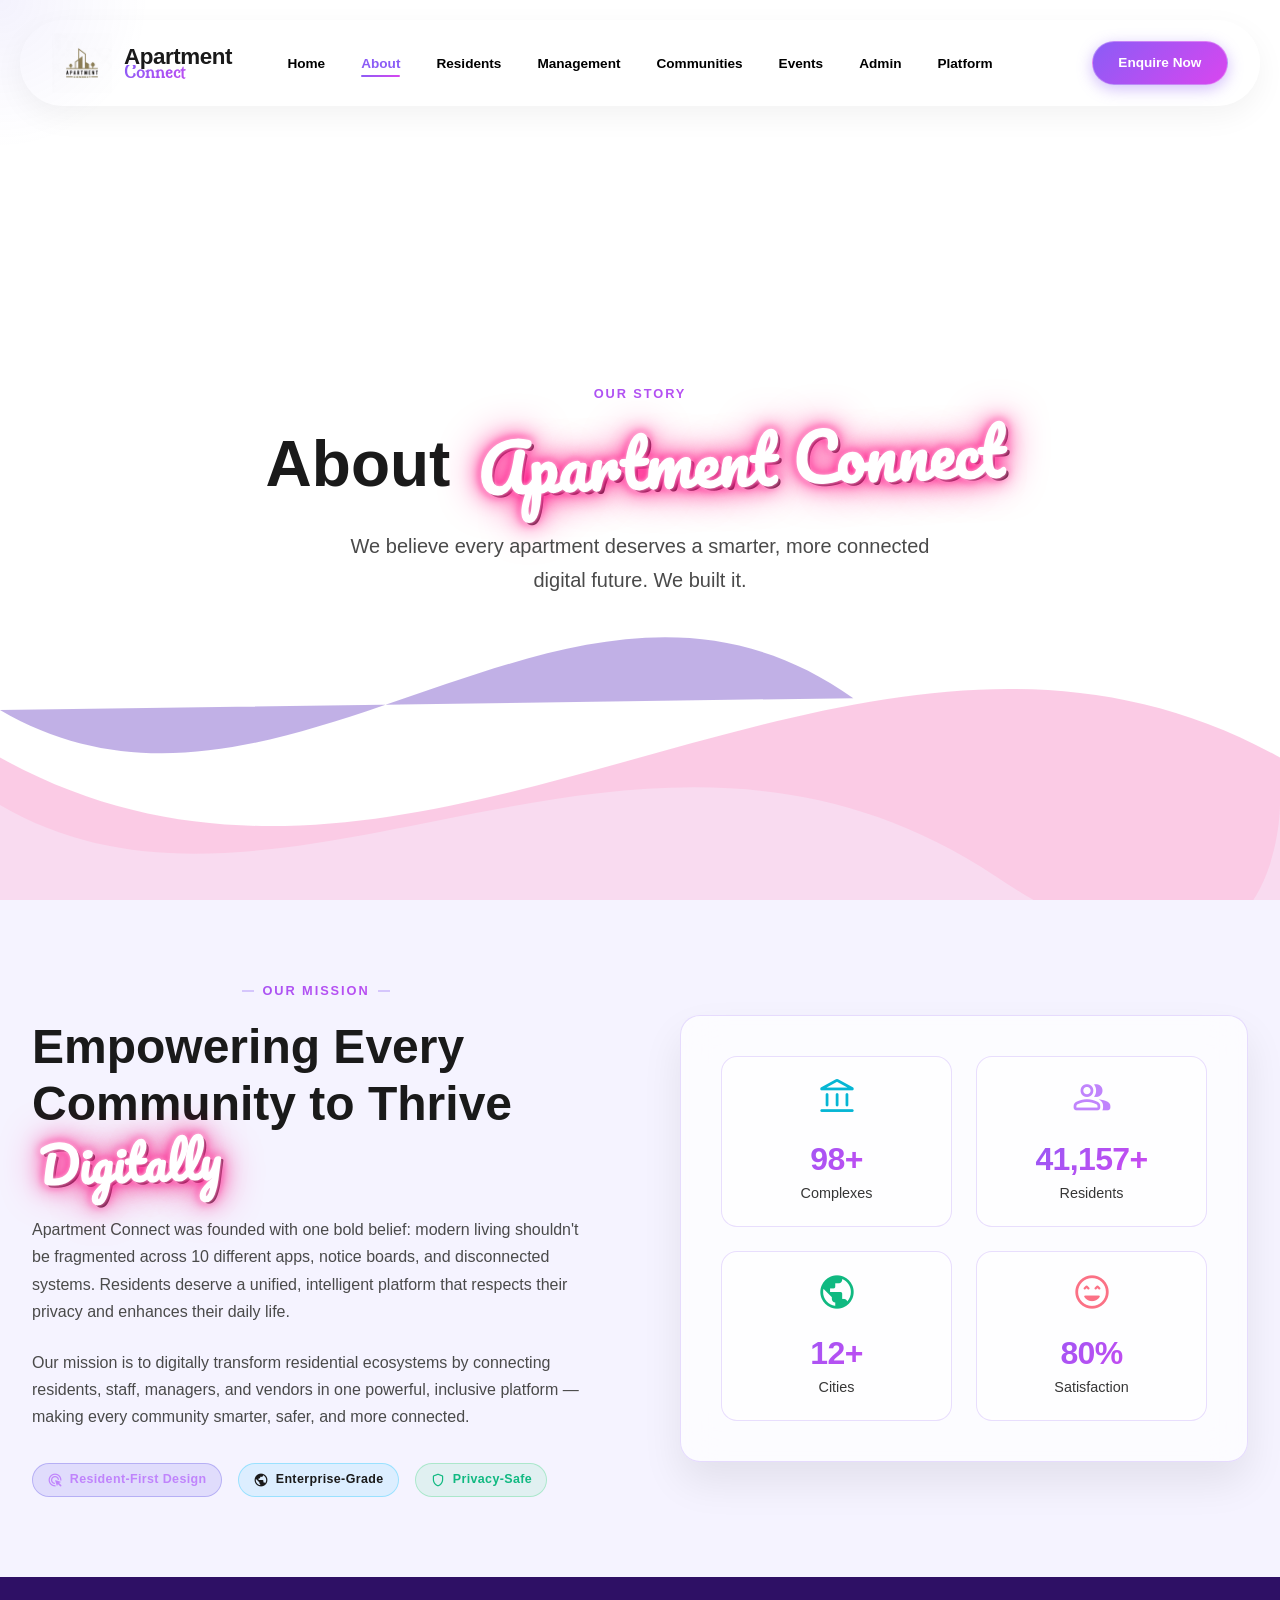
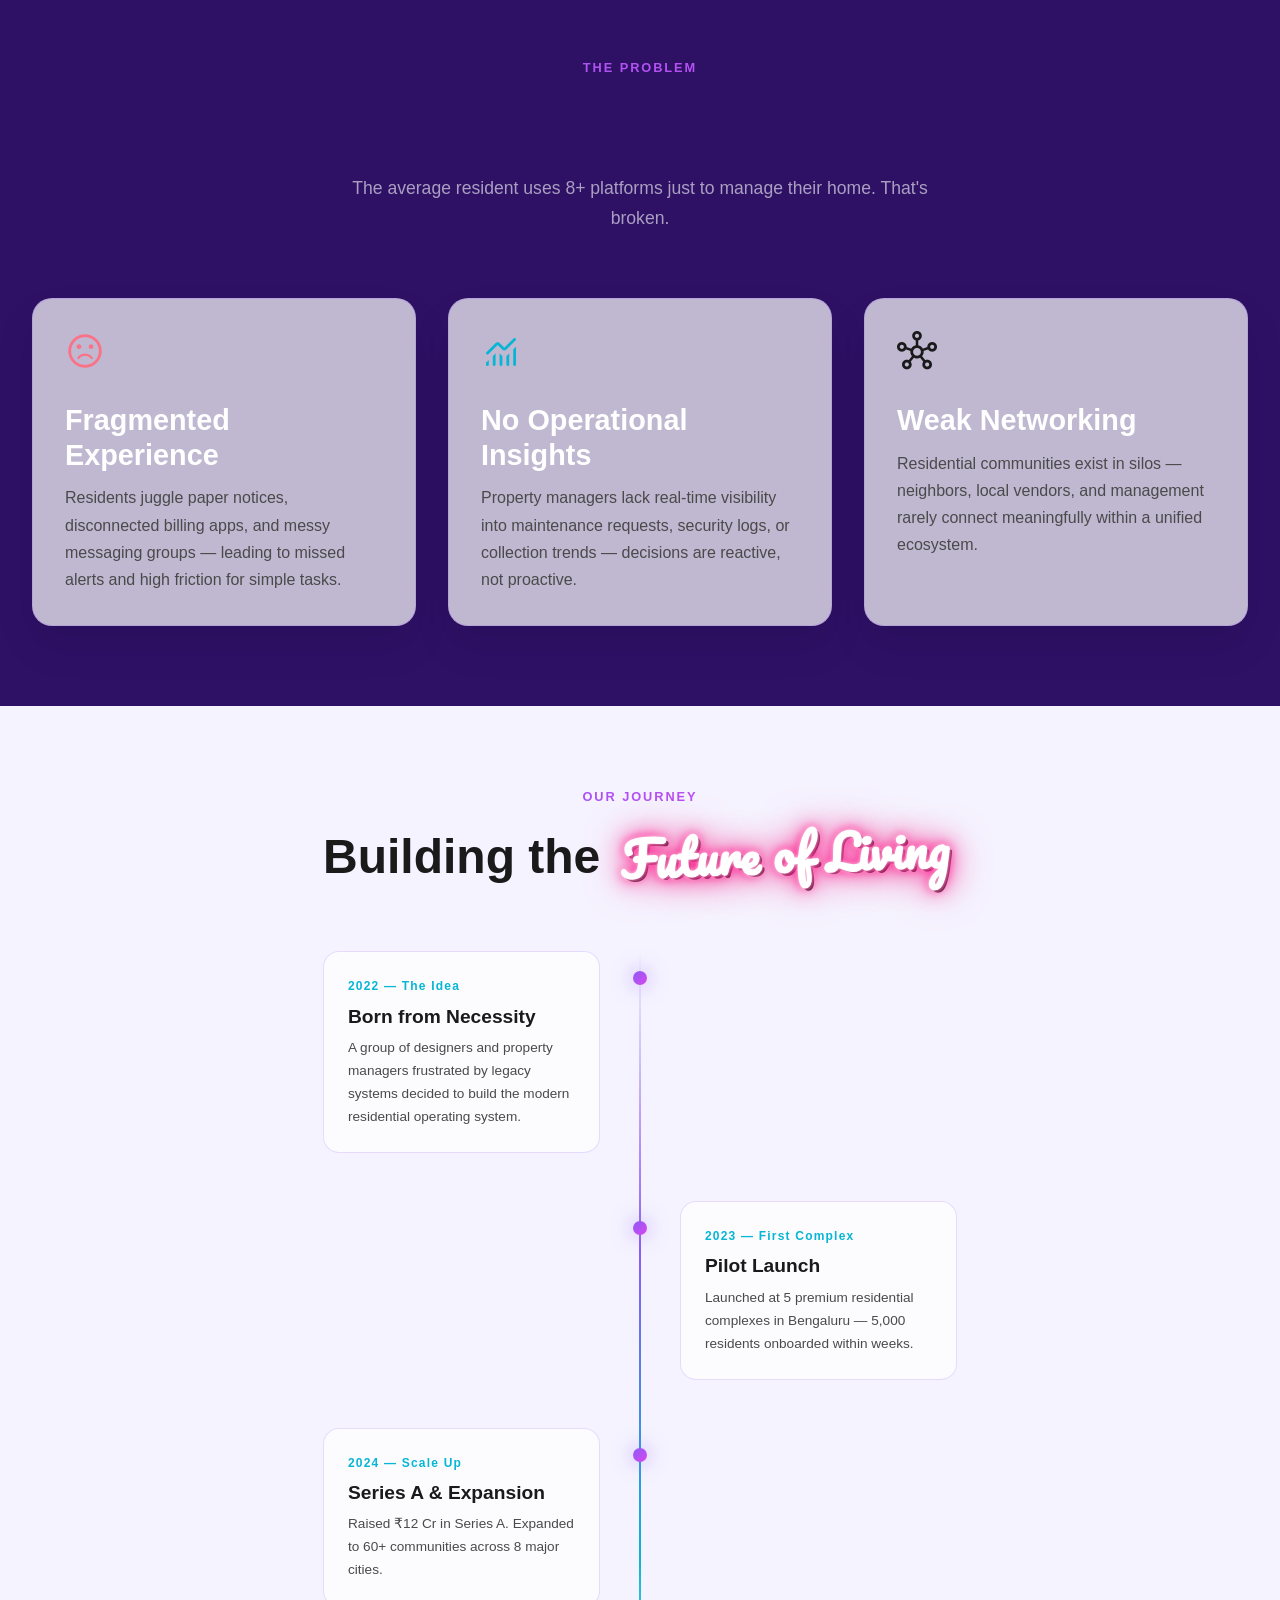
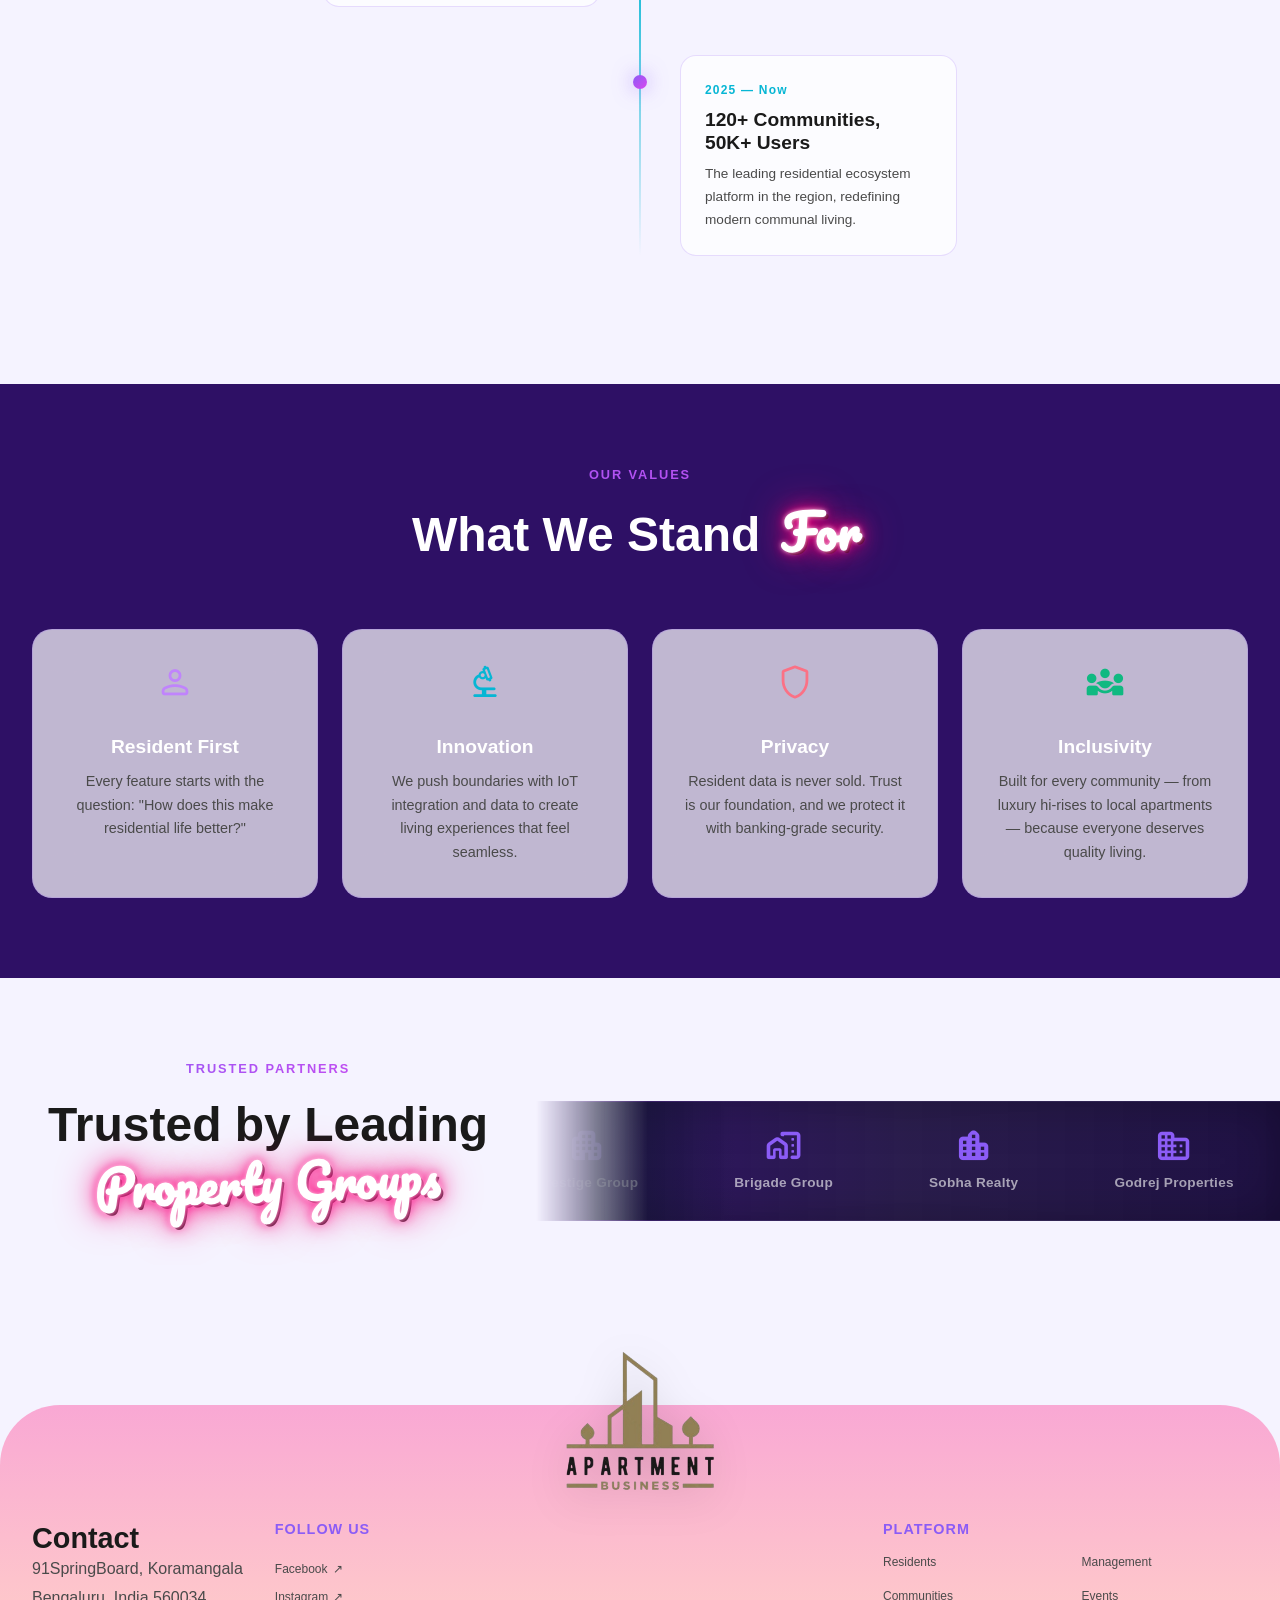
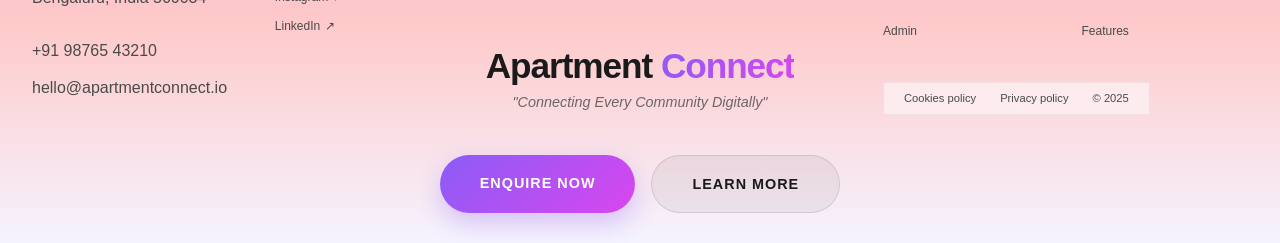
<file: about.html>
<!DOCTYPE html>
<html lang="en">

<head>
    <meta charset="UTF-8" />
    <meta name="viewport" content="width=device-width, initial-scale=1.0" />
    <title>About Apartment Connect — Our Vision & Mission</title>
    <meta name="description"
        content="Learn about Apartment Connect's mission to digitally transform residential ecosystems and why centralized platforms matter for modern education." />
    <link rel="icon" href="assets/favicon.png" type="image/png" />
    <link rel="stylesheet"
        href="https://fonts.googleapis.com/css2?family=Material+Symbols+Rounded:opsz,wght,FILL,GRAD@20..48,100..700,0..1,-50..200" />
    <link rel="stylesheet" href="css/style.css" />
</head>

<body>

    <!-- NAVBAR -->
    <nav class="navbar" id="navbar">
        <a href="index.html" class="navbar-brand">
            <img src="assets/logo.png" alt="Apartment Connect" class="navbar-logo">
            <div class="brand-text-container">
                <span class="brand-part-1">Apartment</span>
                <span class="brand-part-2">Connect</span>
            </div>
        </a>
        <ul class="navbar-menu" id="nav-menu">
            <li><a href="index.html" class="nav-link">Home</a></li>
            <li><a href="about.html" class="nav-link">About</a></li>
            <li><a href="residents.html" class="nav-link">Residents</a></li>
            <li><a href="management.html" class="nav-link">Management</a></li>
            <li><a href="communities.html" class="nav-link">Communities</a></li>
            <li><a href="events.html" class="nav-link">Events</a></li>
            <li><a href="admin.html" class="nav-link">Admin</a></li>
            <li><a href="platform.html" class="nav-link">Platform</a></li>
        </ul>
        <a href="contact.html" class="nav-link navbar-cta">Enquire Now</a>
        <button class="hamburger" id="hamburger" aria-label="Toggle menu">
            <span></span><span></span><span></span>
        </button>
    </nav>

    <!-- PAGE HERO -->
    <section class="page-hero">
        <div class="hero-wave-container">
            <svg class="hero-wave-svg" viewBox="0 0 1440 320" preserveAspectRatio="none">
                <path class="hero-wave-layer-1" d="M0,160 C320,300 640,-20 960,150 C1280,320 1440,160 V320 H0 Z"></path>
                <path class="hero-wave-layer-2" d="M0,200 C480,400 960,0 1440,200 V320 H0 Z"></path>
                <path class="hero-wave-layer-3" d="M0,240 C320,380 720,100 1120,300 C1440,460 1440,240 1440,240 V320 H0 Z"></path>
            </svg>
        </div>
        <div class="container">
            <div class="page-hero-content">
                <span class="section-label reveal">Our Story</span>
                <h1 class="reveal delay-1">About <span class="vice-city-heading">Apartment Connect</span></h1>
                <p class="reveal delay-2">We believe every apartment deserves a smarter, more connected digital future. We
                    built it.</p>
            </div>
        </div>
    </section>

    <!-- MISSION -->
    <section>
        <div class="container">
            <div class="grid-2" style="align-items:center;gap:5rem;">
                <div class="reveal-left">
                    <span class="section-label">Our Mission</span>
                    <h2 style="margin-bottom:1.25rem;">Empowering Every Community to Thrive <span
                            class="vice-city-heading">Digitally</span></h2>
                    <p style="margin-bottom:1.5rem;">Apartment Connect was founded with one bold belief: modern living 
                        shouldn't be fragmented across 10 different apps, notice boards, and disconnected systems. 
                        Residents deserve a unified, intelligent platform that respects their privacy and enhances their 
                        daily life.
                    </p>
                    <p style="margin-bottom:2rem;">Our mission is to digitally transform residential ecosystems by connecting
                        residents, staff, managers, and vendors in one powerful, inclusive platform — making every
                        community smarter, safer, and more connected.</p>
                    <div class="flex gap-2" style="flex-wrap:wrap;">
                        <div class="tag tag-purple"><span class="material-symbols-rounded"
                                style="font-size: 1rem;">ads_click</span> Resident-First Design</div>
                        <div class="tag tag-blue"><span class="material-symbols-rounded"
                                style="font-size: 1rem;">public</span> Enterprise-Grade</div>
                        <div class="tag tag-mint"><span class="material-symbols-rounded"
                                style="font-size: 1rem;">shield</span> Privacy-Safe</div>
                    </div>
                </div>
                <div class="reveal-right">
                    <div class="glass-card" style="padding:2.5rem;">
                        <div class="grid-2" style="gap:1.5rem;">
                            <div
                                style="text-align:center;padding:1.25rem;background:var(--glass-bg);border:1px solid var(--glass-border);border-radius:16px;">
                                <div style="font-size:2rem;margin-bottom:0.5rem;color:var(--neon-blue)"><span
                                        class="material-symbols-rounded"
                                        style="font-size: 2.5rem;">account_balance</span></div>
                                <div class="stat-number" style="font-size:2rem;" data-target="120" data-suffix="+">0
                                </div>
                                <div class="stat-label">Complexes</div>
                            </div>
                            <div
                                style="text-align:center;padding:1.25rem;background:var(--glass-bg);border:1px solid var(--glass-border);border-radius:16px;">
                                <div style="font-size:2rem;margin-bottom:0.5rem;color:var(--electric-purple-light)">
                                    <span class="material-symbols-rounded" style="font-size: 2.5rem;">group</span>
                                </div>
                                <div class="stat-number" style="font-size:2rem;" data-target="50000" data-suffix="+">0
                                </div>
                                <div class="stat-label">Residents</div>
                            </div>
                            <div
                                style="text-align:center;padding:1.25rem;background:var(--glass-bg);border:1px solid var(--glass-border);border-radius:16px;">
                                <div style="font-size:2rem;margin-bottom:0.5rem;color:var(--mint-green)"><span
                                        class="material-symbols-rounded" style="font-size: 2.5rem;">public</span></div>
                                <div class="stat-number" style="font-size:2rem;" data-target="15" data-suffix="+">0
                                </div>
                                <div class="stat-label">Cities</div>
                            </div>
                            <div
                                style="text-align:center;padding:1.25rem;background:var(--glass-bg);border:1px solid var(--glass-border);border-radius:16px;">
                                <div style="font-size:2rem;margin-bottom:0.5rem;color:var(--soft-coral)"><span
                                        class="material-symbols-rounded"
                                        style="font-size: 2.5rem;">sentiment_very_satisfied</span></div>
                                <div class="stat-number" style="font-size:2rem;" data-target="98" data-suffix="%">0
                                </div>
                                <div class="stat-label">Satisfaction</div>
                            </div>
                        </div>
                    </div>
                </div>
            </div>
        </div>
    </section>

    <!-- THE PROBLEM -->
    <section class="dark-section" style="background:var(--deep-indigo-darker);">
        <div class="container">
            <div class="section-header">
                <span class="section-label reveal">The Problem</span>
                <h2 class="reveal delay-1">Why Communities Need <span class="vice-city-heading">Centralization</span></h2>
                <p class="reveal delay-2">The average resident uses 8+ platforms just to manage their home. That's broken.
                </p>
            </div>
            <div class="grid-3">
                <div class="glass-card hover-3d-flip" style="padding:2rem;" data-color="coral">
                    <div style="font-size:2rem;margin-bottom:1rem;color:var(--soft-coral)"><span
                            class="material-symbols-rounded" style="font-size: 2.5rem;">sentiment_dissatisfied</span>
                    </div>
                    <h3 style="color:var(--soft-coral);margin-bottom:0.75rem;">Fragmented Experience</h3>
                    <p>Residents juggle paper notices, disconnected billing apps, and messy messaging groups — leading 
                        to missed alerts and high friction for simple tasks.</p>
                </div>
                <div class="glass-card hover-3d-flip" style="padding:2rem;">
                    <div style="font-size:2rem;margin-bottom:1rem;color:var(--neon-blue)"><span
                            class="material-symbols-rounded" style="font-size: 2.5rem;">monitoring</span></div>
                    <h3 style="color:var(--neon-blue);margin-bottom:0.75rem;">No Operational Insights</h3>
                    <p>Property managers lack real-time visibility into maintenance requests, security logs, or 
                        collection trends — decisions are reactive, not proactive.</p>
                </div>
                <div class="glass-card hover-3d-flip" style="padding:2rem;">
                    <div style="font-size:2rem;margin-bottom:1rem;color:var(--hub)"><span
                            class="material-symbols-rounded" style="font-size: 2.5rem;">hub</span></div>
                    <h3 style="color:var(--mint-green);margin-bottom:0.75rem;">Weak Networking</h3>
                    <p>Residential communities exist in silos — neighbors, local vendors, and management rarely 
                        connect meaningfully within a unified ecosystem.</p>
                </div>
            </div>
        </div>
    </section>

    <!-- TIMELINE -->
    <section>
        <div class="container">
            <div class="section-header">
                <span class="section-label reveal">Our Journey</span>
                <h2 class="reveal delay-1">Building the <span class="vice-city-heading">Future of Living</span></h2>
            </div>
            <div class="timeline">
                <div class="timeline-item reveal">
                    <div class="timeline-dot"></div>
                    <div class="timeline-content">
                        <div class="timeline-year">2022 — The Idea</div>
                        <h4>Born from Necessity</h4>
                        <p>A group of designers and property managers frustrated by legacy systems decided to build 
                            the modern residential operating system.</p>
                    </div>
                </div>
                <div class="timeline-item reveal delay-1">
                    <div class="timeline-dot"></div>
                    <div class="timeline-content">
                        <div class="timeline-year">2023 — First Complex</div>
                        <h4>Pilot Launch</h4>
                        <p>Launched at 5 premium residential complexes in Bengaluru — 5,000 residents onboarded within 
                            weeks.</p>
                    </div>
                </div>
                <div class="timeline-item reveal delay-2">
                    <div class="timeline-dot"></div>
                    <div class="timeline-content">
                        <div class="timeline-year">2024 — Scale Up</div>
                        <h4>Series A & Expansion</h4>
                        <p>Raised ₹12 Cr in Series A. Expanded to 60+ communities across 8 major cities.</p>
                    </div>
                </div>
                <div class="timeline-item reveal delay-3">
                    <div class="timeline-dot"></div>
                    <div class="timeline-content">
                        <div class="timeline-year">2025 — Now</div>
                        <h4>120+ Communities, 50K+ Users</h4>
                        <p>The leading residential ecosystem platform in the region, redefining modern communal living.</p>
                    </div>
                </div>
            </div>
        </div>
    </section>

    <!-- VALUES -->
    <section class="dark-section" style="background:var(--deep-indigo-darker);">
        <div class="container">
            <div class="section-header">
                <span class="section-label reveal">Our Values</span>
                <h2 class="reveal delay-1">What We Stand <span class="vice-city-heading">For</span></h2>
            </div>
            <div class="grid-4">
                <div class="feature-card reveal delay-1" style="text-align:center;">
                    <div style="font-size:2rem;margin-bottom:1rem;color:var(--electric-purple-light)"><span
                            class="material-symbols-rounded" style="font-size: 2.5rem;">person</span></div>
                    <h3>Resident First</h3>
                    <p>Every feature starts with the question: "How does this make residential life better?"</p>
                </div>
                <div class="feature-card reveal delay-2" style="text-align:center;">
                    <div style="font-size:2rem;margin-bottom:1rem;color:var(--neon-blue)"><span
                            class="material-symbols-rounded" style="font-size: 2.5rem;">biotech</span></div>
                    <h3>Innovation</h3>
                    <p>We push boundaries with IoT integration and data to create living experiences that feel seamless.</p>
                </div>
                <div class="feature-card reveal delay-3" style="text-align:center;">
                    <div style="font-size:2rem;margin-bottom:1rem;color:var(--soft-coral)"><span
                            class="material-symbols-rounded" style="font-size: 2.5rem;">shield</span></div>
                    <h3>Privacy</h3>
                    <p>Resident data is never sold. Trust is our foundation, and we protect it with banking-grade security.</p>
                </div>
                <div class="feature-card reveal delay-4" style="text-align:center;">
                    <div style="font-size:2rem;margin-bottom:1rem;color:var(--mint-green)"><span
                            class="material-symbols-rounded" style="font-size: 2.5rem;">diversity_3</span></div>
                    <h3>Inclusivity</h3>
                    <p>Built for every community — from luxury hi-rises to local apartments — because everyone deserves 
                        quality living.</p>
                </div>
            </div>
        </div>
    </section>

    <!-- ═══ TRUSTED BY MARQUEE ═══ -->
    <section class="marquee-section" style="padding: 80px 0 0 0; background: var(--background);">
        <div class="container">
            <div class="section-header" style="margin-bottom: 3rem;">
                <span class="section-label reveal">Trusted Partners</span>
                <h2 class="reveal delay-1">Trusted by Leading <span class="vice-city-heading">Property Groups</span></h2>
            </div>
        </div>
        <div class="marquee-wrapper reveal delay-2">
            <div class="marquee-track">
                <!-- Prestige Group -->
                <div class="marquee-item" title="Prestige Group">
                    <span class="material-symbols-rounded" style="font-size: 2.2rem; color: var(--primary);">apartment</span>
                    <span>Prestige Group</span>
                </div>
                <!-- Brigade Group -->
                <div class="marquee-item" title="Brigade Group">
                    <span class="material-symbols-rounded" style="font-size: 2.2rem; color: var(--primary);">home_work</span>
                    <span>Brigade Group</span>
                </div>
                <!-- Sobha Realty -->
                <div class="marquee-item" title="Sobha Realty">
                    <span class="material-symbols-rounded" style="font-size: 2.2rem; color: var(--primary);">location_city</span>
                    <span>Sobha Realty</span>
                </div>
                <!-- Godrej Properties -->
                <div class="marquee-item" title="Godrej Properties">
                    <span class="material-symbols-rounded" style="font-size: 2.2rem; color: var(--primary);">domain</span>
                    <span>Godrej Properties</span>
                </div>
                <!-- DLF Limited -->
                <div class="marquee-item" title="DLF Limited">
                    <span class="material-symbols-rounded" style="font-size: 2.2rem; color: var(--primary);">villa</span>
                    <span>DLF Limited</span>
                </div>

                <!-- Repeat for seamless loop -->
                <div class="marquee-item" title="Prestige Group">
                    <span class="material-symbols-rounded" style="font-size: 2.2rem; color: var(--primary);">apartment</span>
                    <span>Prestige Group</span>
                </div>
                <div class="marquee-item" title="Brigade Group">
                    <span class="material-symbols-rounded" style="font-size: 2.2rem; color: var(--primary);">home_work</span>
                    <span>Brigade Group</span>
                </div>
                <div class="marquee-item" title="Sobha Realty">
                    <span class="material-symbols-rounded" style="font-size: 2.2rem; color: var(--primary);">location_city</span>
                    <span>Sobha Realty</span>
                </div>
                <div class="marquee-item" title="Godrej Properties">
                    <span class="material-symbols-rounded" style="font-size: 2.2rem; color: var(--primary);">domain</span>
                    <span>Godrej Properties</span>
                </div>
                <div class="marquee-item" title="DLF Limited">
                    <span class="material-symbols-rounded" style="font-size: 2.2rem; color: var(--primary);">villa</span>
                    <span>DLF Limited</span>
                </div>
            </div>
        </div>
    </section>

    <!-- MODERN FOOTER -->
    <footer class="modern-footer">
        <div class="footer-contour-bg">
            <svg class="contour-svg" viewBox="0 0 1440 320" xmlns="http://www.w3.org/2000/svg">
                <path class="contour-line" d="M0,100 C360,180 720,20 1080,180 C1260,260 1440,100" style="animation-delay: 0s;"></path>
                <path class="contour-line" d="M0,120 C360,200 720,40 1080,200 C1260,280 1440,120" style="animation-delay: -2s;"></path>
                <path class="contour-line" d="M0,140 C360,220 720,60 1080,220 C1260,300 1440,140" style="animation-delay: -4s;"></path>
            </svg>
        </div>

        <div class="container">
            <div class="footer-layout-wrapper">
                <!-- LEFT COLUMN: Contact & Socials -->
                <div class="footer-col-left">
                    <div class="footer-contact-info">
                        <h3>Contact</h3>
                        <p>91SpringBoard, Koramangala<br>Bengaluru, India 560034</p>
                        <p style="margin-top: 1.5rem;">+91 98765 43210</p>
                        <p><a href="mailto:hello@apartmentconnect.io">hello@apartmentconnect.io</a></p>
                    </div>

                    <div class="footer-social-links">
                        <h3>Follow Us</h3>
                        <a href="#">Facebook <span class="arrow">↗</span></a>
                        <a href="#">Instagram <span class="arrow">↗</span></a>
                        <a href="#">LinkedIn <span class="arrow">↗</span></a>
                    </div>
                </div>

                <!-- CENTER COLUMN: Logo, Brand, Tagline, Buttons -->
                <div class="footer-col-center">
                    <div class="footer-logo-large">
                        <img src="assets/bgrmlogo.png" alt="Apartment Connect">
                    </div>
                    <h2 class="footer-brand-name">Apartment <span class="accent-text">Connect</span></h2>
                    <p class="footer-tagline">"Connecting Every Community Digitally"</p>
                    <div class="footer-action-buttons">
                        <a href="contact.html" class="btn-footer primary">Enquire Now</a>
                        <a href="about.html" class="btn-footer secondary">Learn More</a>
                    </div>
                </div>

                <!-- RIGHT COLUMN: Platform, Legal Pill -->
                <div class="footer-col-right">
                    <div class="footer-nav-links">
                        <h3>Platform</h3>
                        <ul>
                            <li><a href="residents.html">Residents</a></li>
                            <li><a href="management.html">Management</a></li>
                            <li><a href="communities.html">Communities</a></li>
                            <li><a href="events.html">Events</a></li>
                            <li><a href="admin.html">Admin</a></li>
                            <li><a href="platform.html">Features</a></li>
                        </ul>
                    </div>

                    <div class="footer-legal-pill">
                        <a href="#">Cookies policy</a>
                        <a href="#">Privacy policy</a>
                        <span>© 2025</span>
                    </div>
                </div>
            </div>
        </div>
    </footer>

    <script src="js/main.js"></script>
</body>

</html>
</file>
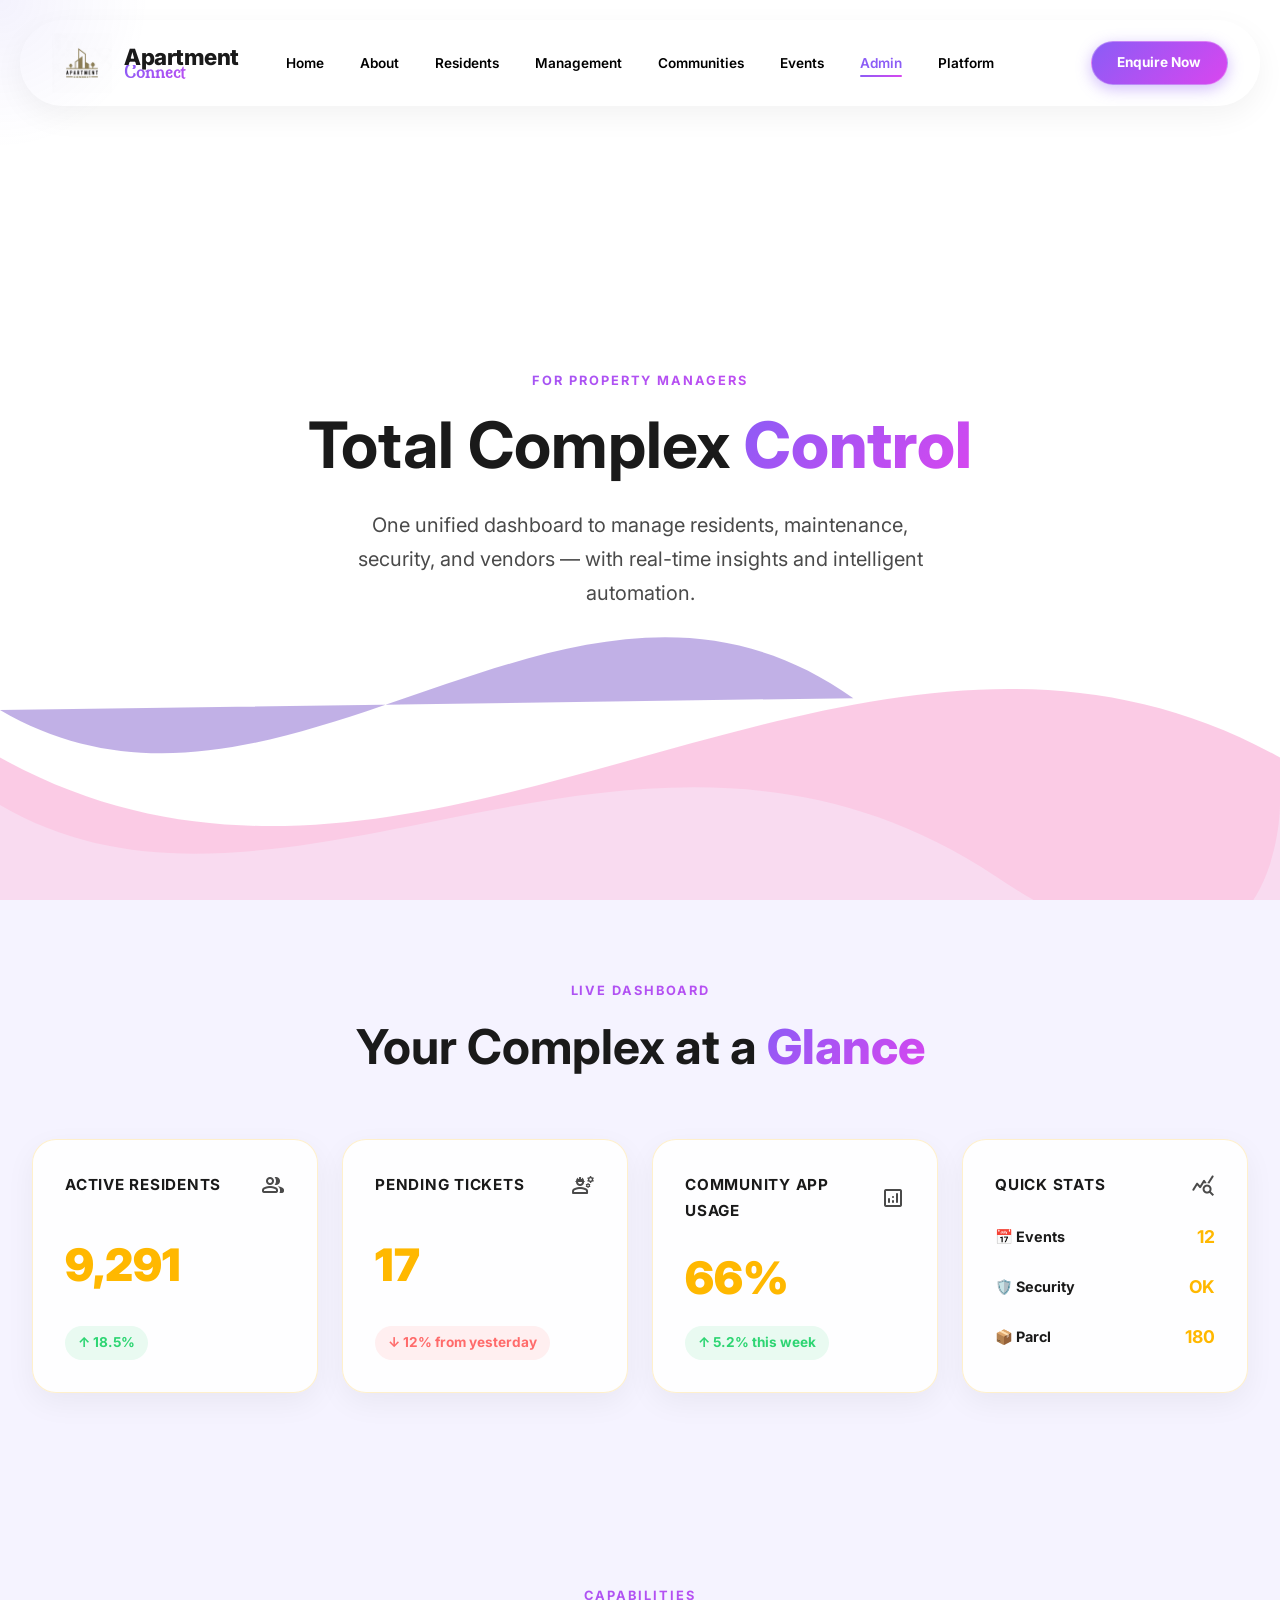
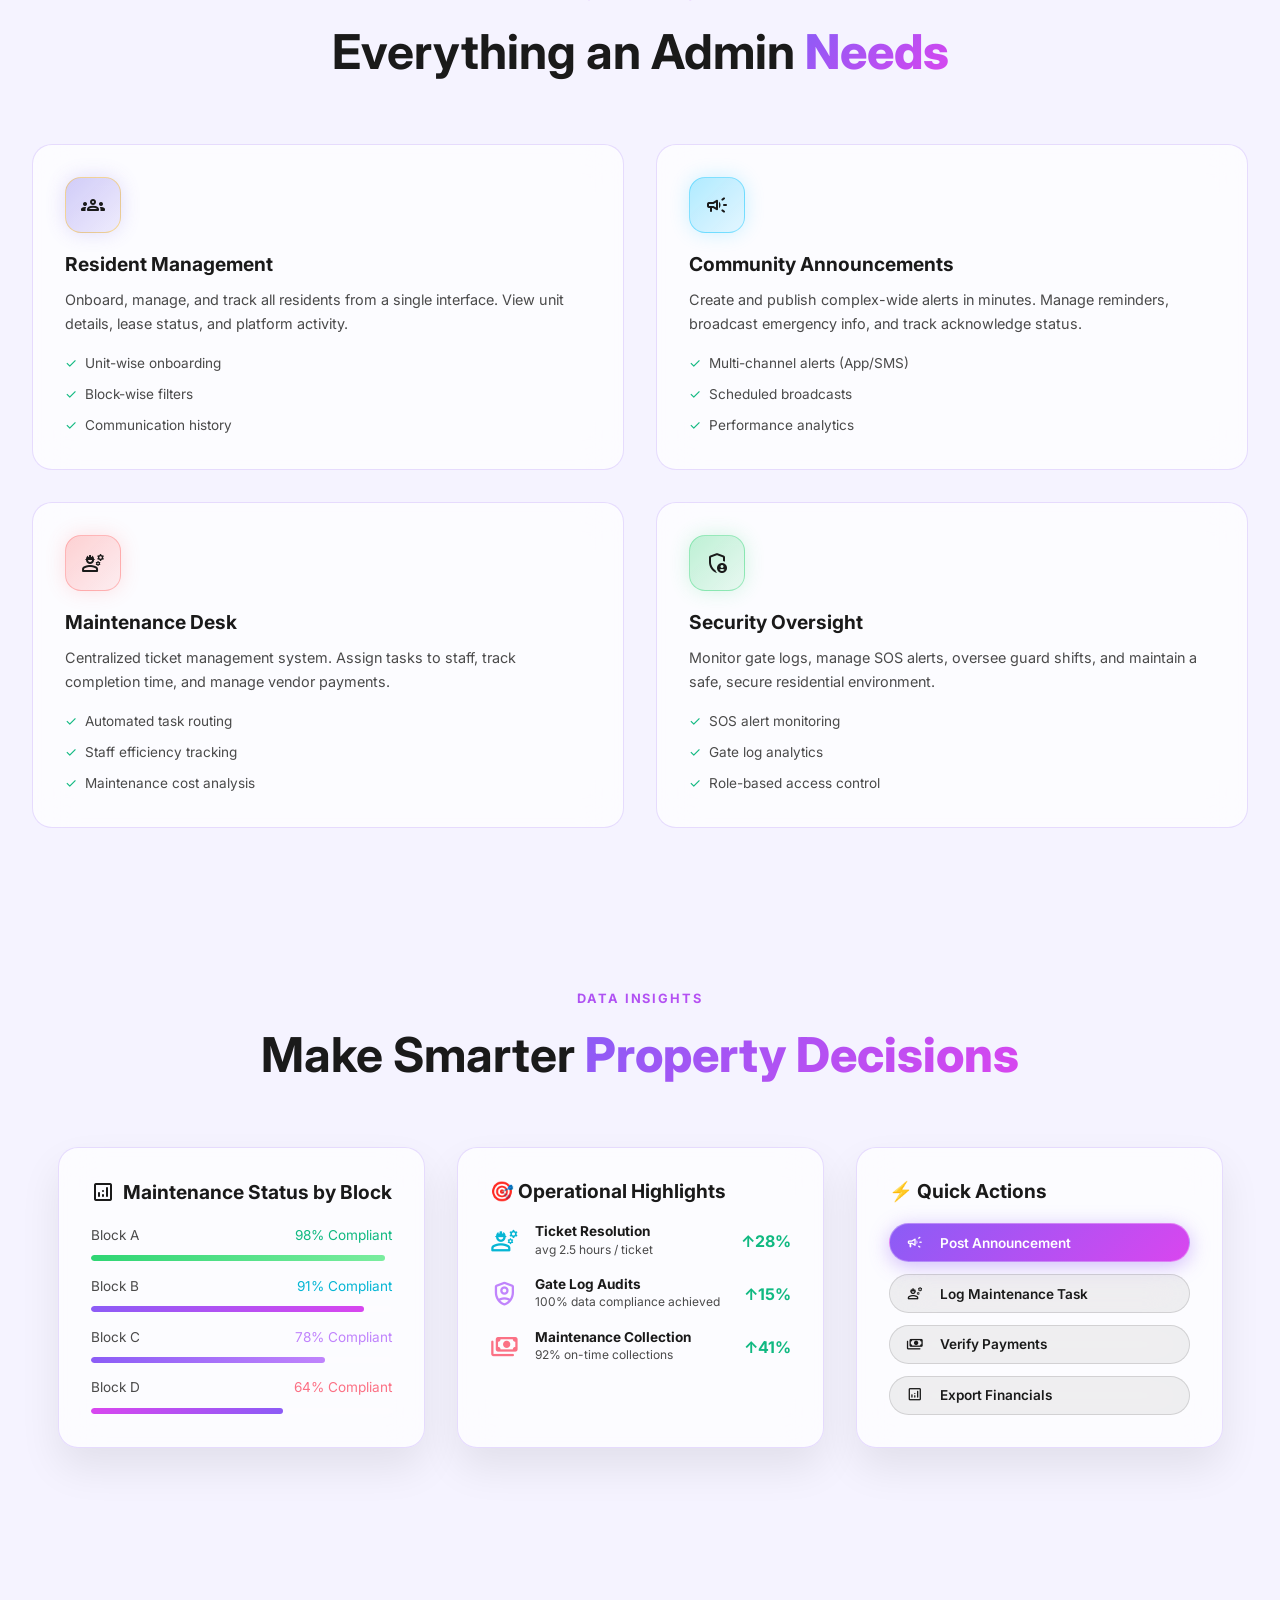
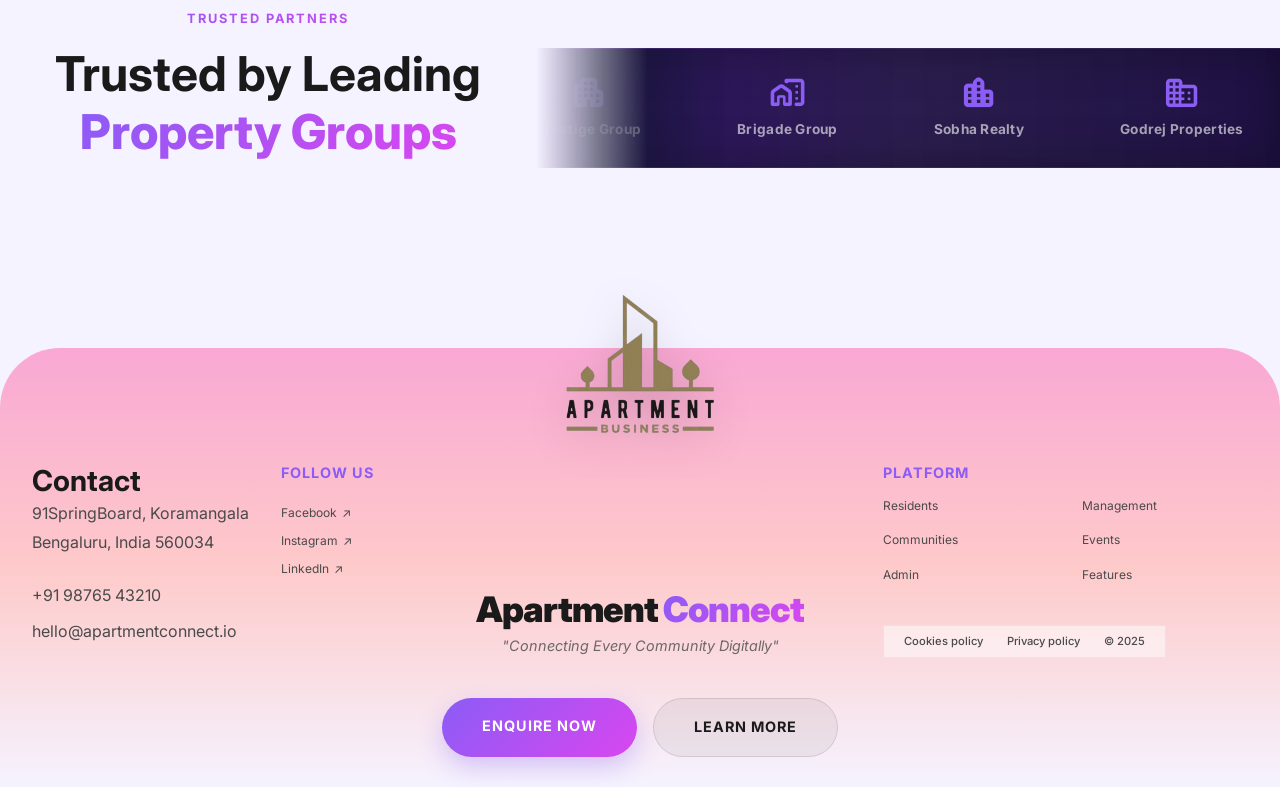
<file: admin.html>
<!DOCTYPE html>
<html lang="en">

<head>
    <meta charset="UTF-8" />
    <meta name="viewport" content="width=device-width, initial-scale=1.0" />
    <title>Admin Dashboard — Apartment Connect</title>
    <meta name="description"
        content="Powerful admin tools for residential management — resident oversight, maintenance tracking, security logs, and community moderation all in one dashboard." />
    <link rel="icon" href="assets/favicon.png" type="image/png" />
    <link rel="stylesheet"
        href="https://fonts.googleapis.com/css2?family=Inter:wght@300;400;500;600;700;800;900&display=swap" />
    <link rel="stylesheet"
        href="https://fonts.googleapis.com/css2?family=Material+Symbols+Rounded:opsz,wght,FILL,GRAD@20..48,100..700,0..1,-50..200" />
    <link rel="stylesheet" href="css/style.css" />
    <style>
        /* Surgical fix for Admin Dashboard visibility */
        .dashboard-widget {
            opacity: 0;
            animation: dashboardReveal 0.6s cubic-bezier(0.16, 1, 0.3, 1) forwards;
            background: rgba(255, 255, 255, 0.9) !important;
            border: 1px solid rgba(255, 184, 0, 0.2) !important;
            box-shadow: 0 10px 30px rgba(0,0,0,0.05) !important;
        }
        .widget-title, .sub-stat-label {
            color: #1A1A1A !important;
            opacity: 1 !important;
            visibility: visible !important;
            font-weight: 700 !important;
        }
        .widget-value {
            color: #FFB800 !important;
            background: none !important;
            -webkit-text-fill-color: #FFB800 !important;
        }
        @keyframes dashboardReveal {
            from { opacity: 0; transform: translateY(20px); }
            to { opacity: 1; transform: translateY(0); }
        }
        .delay-1 { animation-delay: 0.1s; }
        .delay-2 { animation-delay: 0.2s; }
        .delay-3 { animation-delay: 0.3s; }
        .delay-4 { animation-delay: 0.4s; }

        /* Quick Actions Contrast Fix */
        .glass-card .btn-secondary {
            color: #1A1A1A !important;
            background: rgba(0, 0, 0, 0.06) !important;
            border: 1px solid rgba(0, 0, 0, 0.12) !important;
            transition: all 0.2s ease !important;
        }
        .glass-card .btn-secondary:hover {
            background: rgba(0, 0, 0, 0.1) !important;
            border-color: rgba(0, 0, 0, 0.2) !important;
            transform: translateY(-2px);
        }
        .glass-card .btn-secondary .material-symbols-rounded {
            color: #1A1A1A !important;
        }
    </style>
</head>

<body>

    <nav class="navbar" id="navbar">
        <a href="index.html" class="navbar-brand">
            <img src="assets/logo.png" alt="Apartment Connect" class="navbar-logo">
            <div class="brand-text-container">
                <span class="brand-part-1">Apartment</span>
                <span class="brand-part-2">Connect</span>
            </div>
        </a>
        <ul class="navbar-menu" id="nav-menu">
            <li><a href="index.html" class="nav-link">Home</a></li>
            <li><a href="about.html" class="nav-link">About</a></li>
            <li><a href="residents.html" class="nav-link">Residents</a></li>
            <li><a href="management.html" class="nav-link">Management</a></li>
            <li><a href="communities.html" class="nav-link">Communities</a></li>
            <li><a href="events.html" class="nav-link">Events</a></li>
            <li><a href="admin.html" class="nav-link">Admin</a></li>
            <li><a href="platform.html" class="nav-link">Platform</a></li>
        </ul>
        <a href="contact.html" class="nav-link navbar-cta">Enquire Now</a>
        <button class="hamburger" id="hamburger"
            aria-label="Toggle menu"><span></span><span></span><span></span></button>
    </nav>

    <section class="page-hero">
        <div class="hero-wave-container">
            <svg class="hero-wave-svg" viewBox="0 0 1440 320" preserveAspectRatio="none">
                <path class="hero-wave-layer-1" d="M0,160 C320,300 640,-20 960,150 C1280,320 1440,160 V320 H0 Z"></path>
                <path class="hero-wave-layer-2" d="M0,200 C480,400 960,0 1440,200 V320 H0 Z"></path>
                <path class="hero-wave-layer-3" d="M0,240 C320,380 720,100 1120,300 C1440,460 1440,240 1440,240 V320 H0 Z"></path>
            </svg>
        </div>
        <div class="container">
            <div class="page-hero-content">
                <span class="section-label reveal">For Property Managers</span>
                <h1 class="reveal delay-1">Total Complex <span class="gradient-text">Control</span></h1>
                <p class="reveal delay-2">One unified dashboard to manage residents, maintenance, security, and vendors
                    — with real-time insights and intelligent automation.</p>
            </div>
        </div>
    </section>

    <!-- DASHBOARD MOCKUP -->
    <section>
        <div class="container">
            <div class="section-header">
                <span class="section-label reveal">Live Dashboard</span>
                <h2 class="reveal delay-1">Your Complex at a <span class="gradient-text">Glance</span></h2>
            </div>

            <!-- Dashboard Widget Grid -->
            <div class="grid-4" style="margin-bottom:2rem;">
                <!-- Card 1 -->
                <div class="dashboard-widget glass-card-premium delay-1">
                    <div class="widget-header">
                        <span class="widget-title" style="color:#1A1A1A">Active Residents</span>
                        <span class="material-symbols-rounded" style="color:#4A4A4A">group</span>
                    </div>
                    <div class="widget-value" data-target="12847">0</div>
                    <div class="widget-badge" style="margin-top:0.5rem; background:rgba(46,213,115,0.1); color:#2ED573">↑ 18.5%</div>
                </div>

                <!-- Card 2 -->
                <div class="dashboard-widget delay-2">
                    <div class="widget-header">
                        <span class="widget-title" style="color:#1A1A1A">Pending Tickets</span>
                        <span class="material-symbols-rounded" style="color:#4A4A4A">engineering</span>
                    </div>
                    <div class="widget-value" data-target="24">0</div>
                    <div class="widget-badge" style="margin-top:0.5rem; background:rgba(255,107,107,0.1); color:#FF6B6B">↓ 12% from yesterday</div>
                </div>

                <!-- Card 3 -->
                <div class="dashboard-widget delay-3">
                    <div class="widget-header">
                        <span class="widget-title" style="color:#1A1A1A">Community App Usage</span>
                        <span class="material-symbols-rounded" style="color:#4A4A4A">analytics</span>
                    </div>
                    <div class="widget-value" data-target="92" data-suffix="%">0%</div>
                    <div class="widget-badge" style="margin-top:0.5rem; background:rgba(46,213,115,0.1); color:#2ED573">↑ 5.2% this week</div>
                </div>

                <!-- Card 4 -->
                <div class="dashboard-widget delay-4">
                    <div class="widget-header">
                        <span class="widget-title" style="color:#1A1A1A">Quick Stats</span>
                        <span class="material-symbols-rounded" style="color:#4A4A4A">query_stats</span>
                    </div>
                    <div class="sub-stats-grid">
                        <div class="sub-stat-item">
                            <span class="sub-stat-label" style="color:#1A1A1A">📅 Events</span>
                            <span class="sub-stat-value" style="color:#FFB800">12</span>
                        </div>
                        <div class="sub-stat-item">
                            <span class="sub-stat-label" style="color:#1A1A1A">🛡️ Security</span>
                            <span class="sub-stat-value" style="color:#FFB800">OK</span>
                        </div>
                        <div class="sub-stat-item">
                            <span class="sub-stat-label" style="color:#1A1A1A">📦 Parcl</span>
                            <span class="sub-stat-value" style="color:#FFB800">180</span>
                        </div>
                    </div>
                </div>
            </div>
        </div>
    </section>

    <!-- ADMIN CAPABILITIES -->
    <section style="background:var(--background);">
        <div class="container">
            <div class="section-header">
                <span class="section-label reveal">Capabilities</span>
                <h2 class="reveal delay-1">Everything an Admin <span class="gradient-text">Needs</span></h2>
            </div>
            <div class="grid-2" style="gap:2rem;">
                <div class="feature-card glass-card-premium reveal delay-1">
                    <div class="card-icon card-icon-purple"><span class="material-symbols-rounded">groups</span></div>
                    <h3>Resident Management</h3>
                    <p style="margin-bottom:1rem;">Onboard, manage, and track all residents from a single interface.
                        View
                        unit details, lease status, and platform activity.</p>
                    <ul style="list-style:none;display:flex;flex-direction:column;gap:0.5rem;">
                        <li style="font-size:0.85rem;color:var(--text-secondary);display:flex;gap:0.5rem;align-items:center;">
                            <span style="color:var(--mint-green);">✓</span> Unit-wise onboarding
                        </li>
                        <li style="font-size:0.85rem;color:var(--text-secondary);display:flex;gap:0.5rem;align-items:center;">
                            <span style="color:var(--mint-green);">✓</span> Block-wise filters
                        </li>
                        <li style="font-size:0.85rem;color:var(--text-secondary);display:flex;gap:0.5rem;align-items:center;">
                            <span style="color:var(--mint-green);">✓</span> Communication history
                        </li>
                    </ul>
                </div>
                <div class="feature-card reveal delay-2">
                    <div class="card-icon card-icon-blue"><span class="material-symbols-rounded">campaign</span></div>
                    <h3>Community Announcements</h3>
                    <p style="margin-bottom:1rem;">Create and publish complex-wide alerts in minutes. Manage reminders,
                        broadcast emergency info, and track acknowledge status.</p>
                    <ul style="list-style:none;display:flex;flex-direction:column;gap:0.5rem;">
                        <li style="font-size:0.85rem;color:var(--text-secondary);display:flex;gap:0.5rem;align-items:center;">
                            <span style="color:var(--mint-green);">✓</span> Multi-channel alerts (App/SMS)
                        </li>
                        <li style="font-size:0.85rem;color:var(--text-secondary);display:flex;gap:0.5rem;align-items:center;">
                            <span style="color:var(--mint-green);">✓</span> Scheduled broadcasts
                        </li>
                        <li style="font-size:0.85rem;color:var(--text-secondary);display:flex;gap:0.5rem;align-items:center;">
                            <span style="color:var(--mint-green);">✓</span> Performance analytics
                        </li>
                    </ul>
                </div>
                <div class="feature-card reveal delay-3">
                    <div class="card-icon card-icon-coral"><span class="material-symbols-rounded">engineering</span>
                    </div>
                    <h3>Maintenance Desk</h3>
                    <p style="margin-bottom:1rem;">Centralized ticket management system. Assign tasks to staff,
                        track completion time, and manage vendor payments.</p>
                    <ul style="list-style:none;display:flex;flex-direction:column;gap:0.5rem;">
                        <li style="font-size:0.85rem;color:var(--text-secondary);display:flex;gap:0.5rem;align-items:center;">
                            <span style="color:var(--mint-green);">✓</span> Automated task routing
                        </li>
                        <li style="font-size:0.85rem;color:var(--text-secondary);display:flex;gap:0.5rem;align-items:center;">
                            <span style="color:var(--mint-green);">✓</span> Staff efficiency tracking
                        </li>
                        <li style="font-size:0.85rem;color:var(--text-secondary);display:flex;gap:0.5rem;align-items:center;">
                            <span style="color:var(--mint-green);">✓</span> Maintenance cost analysis
                        </li>
                    </ul>
                </div>
                <div class="feature-card reveal delay-4">
                    <div class="card-icon card-icon-mint"><span
                            class="material-symbols-rounded">admin_panel_settings</span></div>
                    <h3>Security Oversight</h3>
                    <p style="margin-bottom:1rem;">Monitor gate logs, manage SOS alerts, oversee guard shifts,
                        and maintain a safe, secure residential environment.</p>
                    <ul style="list-style:none;display:flex;flex-direction:column;gap:0.5rem;">
                        <li style="font-size:0.85rem;color:var(--text-secondary);display:flex;gap:0.5rem;align-items:center;">
                            <span style="color:var(--mint-green);">✓</span> SOS alert monitoring
                        </li>
                        <li style="font-size:0.85rem;color:var(--text-secondary);display:flex;gap:0.5rem;align-items:center;">
                            <span style="color:var(--mint-green);">✓</span> Gate log analytics
                        </li>
                        <li style="font-size:0.85rem;color:var(--text-secondary);display:flex;gap:0.5rem;align-items:center;">
                            <span style="color:var(--mint-green);">✓</span> Role-based access control
                        </li>
                    </ul>
                </div>
            </div>
        </div>
    </section>

    <!-- ANALYTICS PREVIEW -->
    <section>
        <div class="container">
            <div class="section-header">
                <span class="section-label reveal">Data Insights</span>
                <h2 class="reveal delay-1">Make Smarter <span class="gradient-text">Property Decisions</span></h2>
            </div>
            <div class="grid-3">
                <div class="glass-card reveal delay-1" style="padding:2rem;">
                    <h4 style="color:var(--text-primary);margin-bottom:1.25rem;display:flex;align-items:center;gap:0.5rem;">
                        <span class="material-symbols-rounded">analytics</span>
                        Maintenance Status by Block
                    </h4>
                    <div style="display:flex;flex-direction:column;gap:0.85rem;">
                        <div>
                            <div
                                style="display:flex;justify-content:space-between;font-size:0.85rem;margin-bottom:4px;">
                                <span style="color:var(--text-secondary);">Block A</span><span
                                    style="color:var(--mint-green);">98% Compliant</span>
                            </div>
                            <div class="progress-bar">
                                <div class="progress-fill" data-width="98%"
                                    style="width:0;background:var(--gradient-mint);"></div>
                            </div>
                        </div>
                        <div>
                            <div
                                style="display:flex;justify-content:space-between;font-size:0.85rem;margin-bottom:4px;">
                                <span style="color:var(--text-secondary);">Block B</span><span
                                    style="color:var(--neon-blue);">91% Compliant</span>
                            </div>
                            <div class="progress-bar">
                                <div class="progress-fill" data-width="91%" style="width:0;"></div>
                            </div>
                        </div>
                        <div>
                            <div
                                style="display:flex;justify-content:space-between;font-size:0.85rem;margin-bottom:4px;">
                                <span style="color:var(--text-secondary);">Block C</span><span
                                    style="color:var(--electric-purple-light);">78% Compliant</span>
                            </div>
                            <div class="progress-bar">
                                <div class="progress-fill" data-width="78%"
                                    style="width:0;background:linear-gradient(90deg,var(--electric-purple),var(--electric-purple-light));">
                                </div>
                            </div>
                        </div>
                        <div>
                            <div
                                style="display:flex;justify-content:space-between;font-size:0.85rem;margin-bottom:4px;">
                                <span style="color:var(--text-secondary);">Block D</span><span
                                    style="color:var(--soft-coral);">64% Compliant</span>
                            </div>
                            <div class="progress-bar">
                                <div class="progress-fill" data-width="64%"
                                    style="width:0;background:var(--gradient-coral);"></div>
                            </div>
                        </div>
                    </div>
                </div>
                <div class="glass-card reveal delay-2" style="padding:2rem;">
                    <h4 style="color:var(--text-primary);margin-bottom:1.25rem;">🎯 Operational Highlights</h4>
                    <div style="display:flex;flex-direction:column;gap:1rem;">
                        <div style="display:flex;align-items:center;gap:1rem;">
                            <div class="material-symbols-rounded" style="font-size:1.8rem;color:var(--neon-blue)">
                                engineering
                            </div>
                            <div>
                                <h4 style="font-size:0.85rem;color:var(--text-primary);margin:0;">Ticket Resolution</h4>
                                <div style="font-size:0.75rem;color:var(--text-secondary);">avg 2.5 hours / ticket</div>
                            </div>
                            <div style="margin-left:auto;color:var(--mint-green);font-weight:700;">↑28%</div>
                        </div>
                        <div style="display:flex;align-items:center;gap:1rem;">
                            <div class="material-symbols-rounded"
                                style="font-size:1.8rem;color:var(--electric-purple-light)">shield_person</div>
                            <div>
                                <h4 style="font-size:0.85rem;color:var(--text-primary);margin:0;">Gate Log Audits</h4>
                                <div style="font-size:0.75rem;color:var(--text-secondary);">100% data compliance achieved
                                </div>
                            </div>
                            <div style="margin-left:auto;color:var(--mint-green);font-weight:700;">↑15%</div>
                        </div>
                        <div style="display:flex;align-items:center;gap:1rem;">
                            <div class="material-symbols-rounded" style="font-size:1.8rem;color:var(--soft-coral)">
                                payments
                            </div>
                            <div>
                                <h4 style="font-size:0.85rem;color:var(--text-primary);margin:0;">Maintenance Collection</h4>
                                <div style="font-size:0.75rem;color:var(--text-secondary);">92% on-time collections</div>
                            </div>
                            <div style="margin-left:auto;color:var(--mint-green);font-weight:700;">↑41%</div>
                        </div>
                    </div>
                </div>
                <div class="glass-card reveal delay-3" style="padding:2rem;">
                    <h4 style="color:var(--text-primary);margin-bottom:1.25rem;">⚡ Quick Actions</h4>
                    <div style="display:flex;flex-direction:column;gap:0.75rem;">
                        <button class="btn btn-primary"
                            style="width:100%;justify-content:flex-start;padding:0.6rem 1rem;font-size:0.85rem;"><span
                                class="material-symbols-rounded"
                                style="margin-right:8px;font-size:1.1rem">campaign</span>
                            Post Announcement</button>
                        <button class="btn btn-secondary"
                            style="width:100%;justify-content:flex-start;padding:0.6rem 1rem;font-size:0.85rem;"><span
                                class="material-symbols-rounded"
                                style="margin-right:8px;font-size:1.1rem">engineering</span>
                            Log Maintenance Task</button>
                        <button class="btn btn-secondary"
                            style="width:100%;justify-content:flex-start;padding:0.6rem 1rem;font-size:0.85rem;"><span
                                class="material-symbols-rounded"
                                style="margin-right:8px;font-size:1.1rem">payments</span>
                            Verify Payments</button>
                        <button class="btn btn-secondary"
                            style="width:100%;justify-content:flex-start;padding:0.6rem 1rem;font-size:0.85rem;"><span
                                class="material-symbols-rounded"
                                style="margin-right:8px;font-size:1.1rem">analytics</span>
                            Export Financials</button>
                    </div>
                </div>
            </div>
        </div>
    </section>



    <!-- ═══ TRUSTED BY MARQUEE ═══ -->
    <section class="marquee-section" style="padding: 80px 0 0 0; background: var(--background);">
        <div class="container">
            <div class="section-header" style="margin-bottom: 3rem;">
                <span class="section-label reveal">Trusted Partners</span>
                <h2 class="reveal delay-1">Trusted by Leading <span class="gradient-text">Property Groups</span></h2>
            </div>
        </div>
        <div class="marquee-wrapper reveal delay-2">
            <div class="marquee-track">
                <!-- Prestige Group -->
                <div class="marquee-item" title="Prestige Group">
                    <span class="material-symbols-rounded" style="font-size: 2.2rem; color: var(--primary);">apartment</span>
                    <span>Prestige Group</span>
                </div>
                <!-- Brigade Group -->
                <div class="marquee-item" title="Brigade Group">
                    <span class="material-symbols-rounded" style="font-size: 2.2rem; color: var(--primary);">home_work</span>
                    <span>Brigade Group</span>
                </div>
                <!-- Sobha Realty -->
                <div class="marquee-item" title="Sobha Realty">
                    <span class="material-symbols-rounded" style="font-size: 2.2rem; color: var(--primary);">location_city</span>
                    <span>Sobha Realty</span>
                </div>
                <!-- Godrej Properties -->
                <div class="marquee-item" title="Godrej Properties">
                    <span class="material-symbols-rounded" style="font-size: 2.2rem; color: var(--primary);">domain</span>
                    <span>Godrej Properties</span>
                </div>
                <!-- DLF Limited -->
                <div class="marquee-item" title="DLF Limited">
                    <span class="material-symbols-rounded" style="font-size: 2.2rem; color: var(--primary);">villa</span>
                    <span>DLF Limited</span>
                </div>

                <!-- Repeat for seamless loop -->
                <div class="marquee-item" title="Prestige Group">
                    <span class="material-symbols-rounded" style="font-size: 2.2rem; color: var(--primary);">apartment</span>
                    <span>Prestige Group</span>
                </div>
                <div class="marquee-item" title="Brigade Group">
                    <span class="material-symbols-rounded" style="font-size: 2.2rem; color: var(--primary);">home_work</span>
                    <span>Brigade Group</span>
                </div>
                <div class="marquee-item" title="Sobha Realty">
                    <span class="material-symbols-rounded" style="font-size: 2.2rem; color: var(--primary);">location_city</span>
                    <span>Sobha Realty</span>
                </div>
                <div class="marquee-item" title="Godrej Properties">
                    <span class="material-symbols-rounded" style="font-size: 2.2rem; color: var(--primary);">domain</span>
                    <span>Godrej Properties</span>
                </div>
                <div class="marquee-item" title="DLF Limited">
                    <span class="material-symbols-rounded" style="font-size: 2.2rem; color: var(--primary);">villa</span>
                    <span>DLF Limited</span>
                </div>
            </div>
        </div>
    </section>

    <!-- MODERN FOOTER -->
    <footer class="modern-footer">
        <div class="footer-contour-bg">
            <svg class="contour-svg" viewBox="0 0 1440 320" xmlns="http://www.w3.org/2000/svg">
                <path class="contour-line" d="M0,100 C360,180 720,20 1080,180 C1260,260 1440,100" style="animation-delay: 0s;"></path>
                <path class="contour-line" d="M0,120 C360,200 720,40 1080,200 C1260,280 1440,120" style="animation-delay: -2s;"></path>
                <path class="contour-line" d="M0,140 C360,220 720,60 1080,220 C1260,300 1440,140" style="animation-delay: -4s;"></path>
            </svg>
        </div>

        <div class="container">
            <div class="footer-layout-wrapper">
                <!-- LEFT COLUMN: Contact & Socials -->
                <div class="footer-col-left">
                    <div class="footer-contact-info">
                        <h3>Contact</h3>
                        <p>91SpringBoard, Koramangala<br>Bengaluru, India 560034</p>
                        <p style="margin-top: 1.5rem;">+91 98765 43210</p>
                        <p><a href="mailto:hello@apartmentconnect.io">hello@apartmentconnect.io</a></p>
                    </div>

                    <div class="footer-social-links">
                        <h3>Follow Us</h3>
                        <a href="#">Facebook <span class="arrow">↗</span></a>
                        <a href="#">Instagram <span class="arrow">↗</span></a>
                        <a href="#">LinkedIn <span class="arrow">↗</span></a>
                    </div>
                </div>

                <!-- CENTER COLUMN: Logo, Brand, Tagline, Buttons -->
                <div class="footer-col-center">
                    <div class="footer-logo-large">
                        <img src="assets/bgrmlogo.png" alt="Apartment Connect">
                    </div>
                    <h2 class="footer-brand-name">Apartment <span class="accent-text">Connect</span></h2>
                    <p class="footer-tagline">"Connecting Every Community Digitally"</p>
                    <div class="footer-action-buttons">
                        <a href="contact.html" class="btn-footer primary">Enquire Now</a>
                        <a href="about.html" class="btn-footer secondary">Learn More</a>
                    </div>
                </div>

                <!-- RIGHT COLUMN: Platform, Legal Pill -->
                <div class="footer-col-right">
                    <div class="footer-nav-links">
                        <h3>Platform</h3>
                        <ul>
                            <li><a href="residents.html">Residents</a></li>
                            <li><a href="management.html">Management</a></li>
                            <li><a href="communities.html">Communities</a></li>
                            <li><a href="events.html">Events</a></li>
                            <li><a href="admin.html">Admin</a></li>
                            <li><a href="platform.html">Features</a></li>
                        </ul>
                    </div>

                    <div class="footer-legal-pill">
                        <a href="#">Cookies policy</a>
                        <a href="#">Privacy policy</a>
                        <span>© 2025</span>
                    </div>
                </div>
            </div>
        </div>
    </footer>

    <script src="js/main.js"></script>
    <script>
        // Force trigger mutations/animations if observer is slow or failing
        document.addEventListener('DOMContentLoaded', () => {
            setTimeout(() => {
                // Trigger reveal
                document.querySelectorAll('.reveal').forEach(el => {
                    el.classList.add('visible');
                });
                
                // Trigger counters specifically if they are still at 0
                if (typeof animateCounter === 'function') {
                    document.querySelectorAll('[data-target]').forEach(el => {
                        const target = parseInt(el.dataset.target);
                        if (el.textContent === '0' || el.textContent === '0%') {
                            animateCounter(el, target);
                        }
                    });
                }
            }, 800);
        });
    </script>
</body>

</html>
</file>
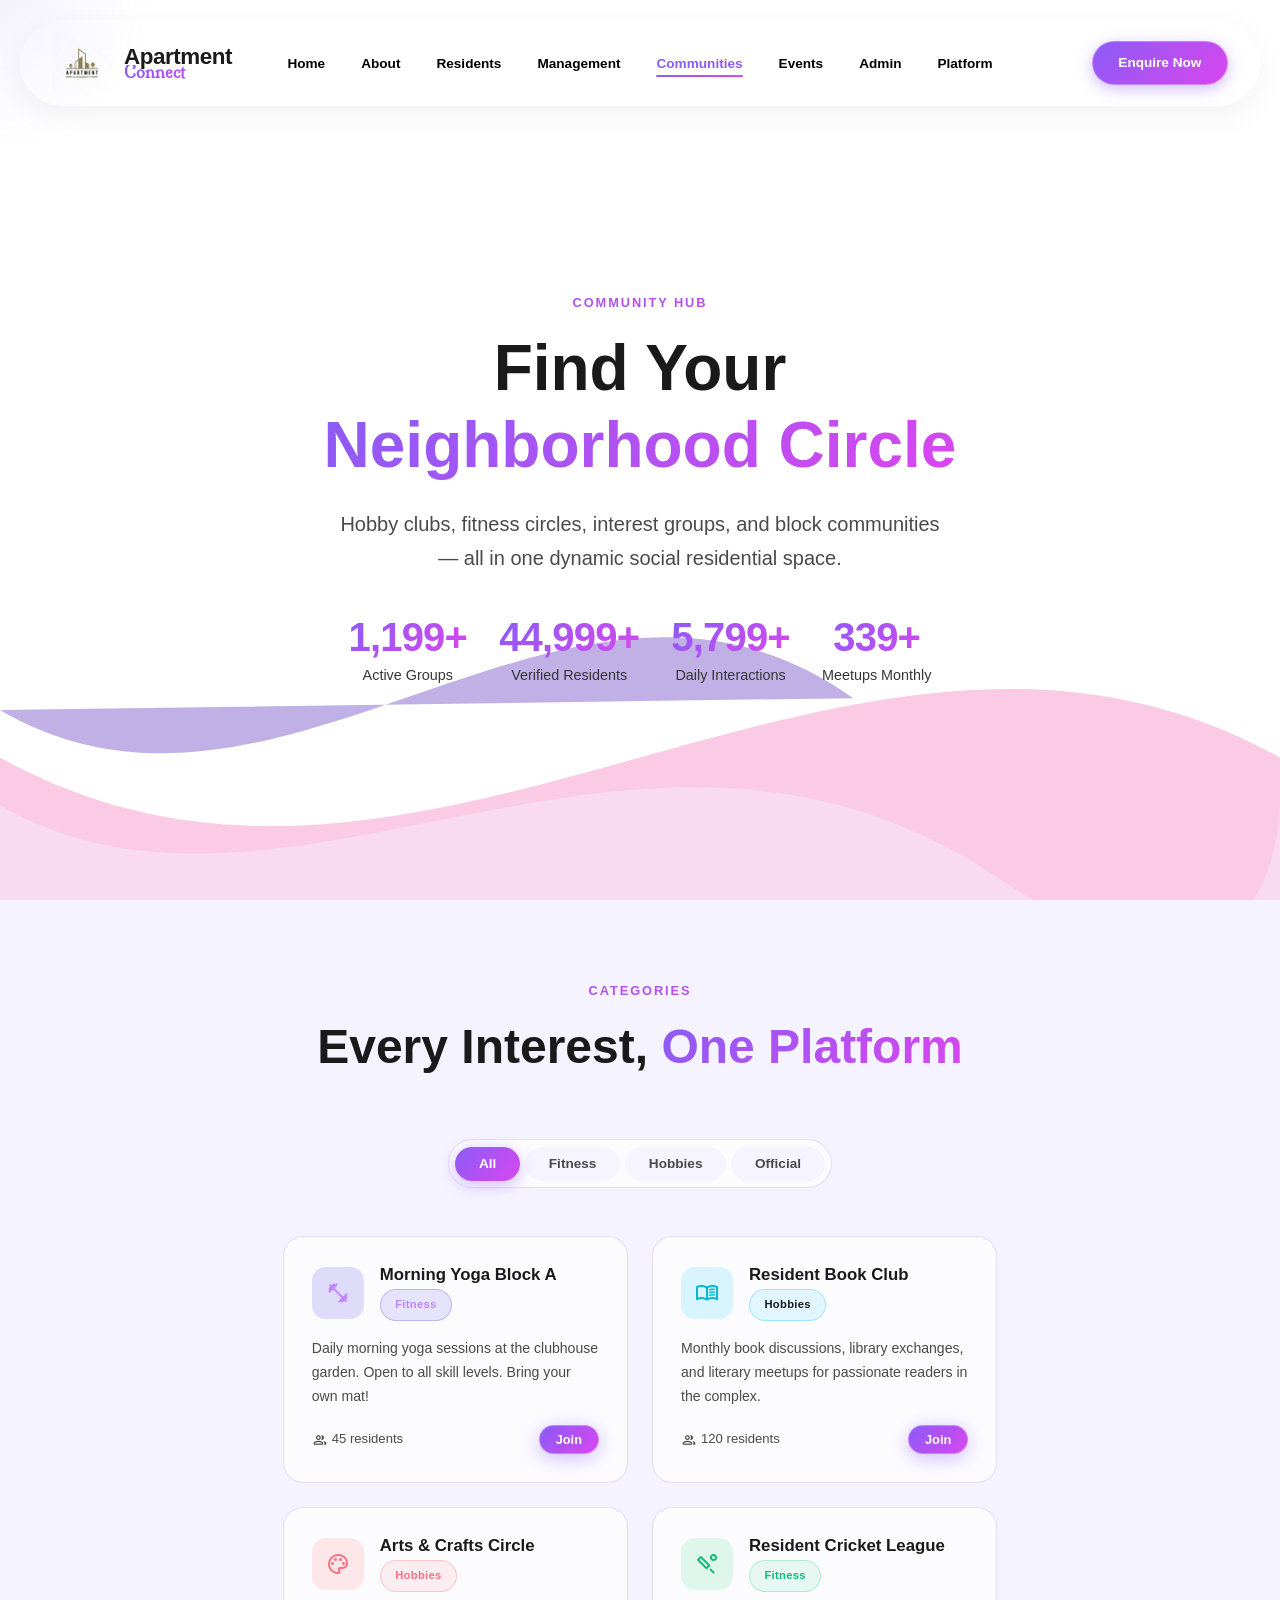
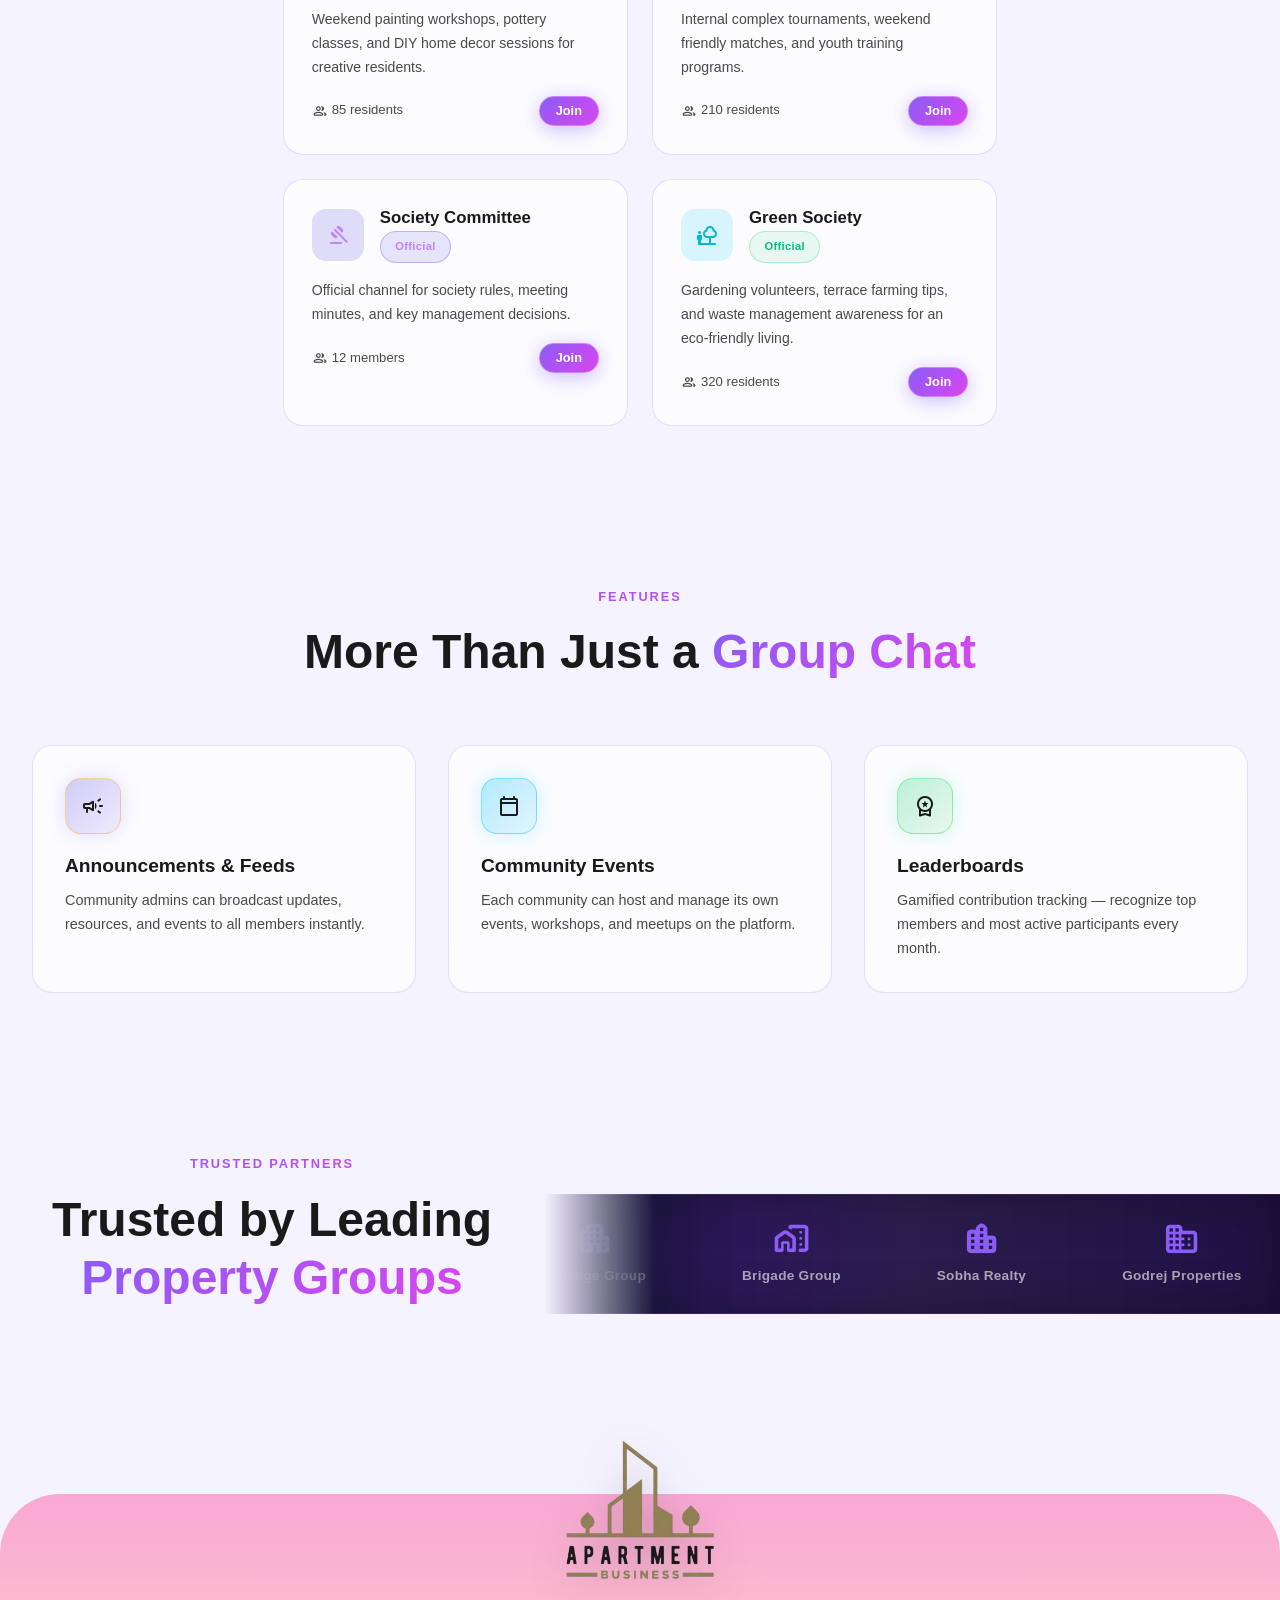
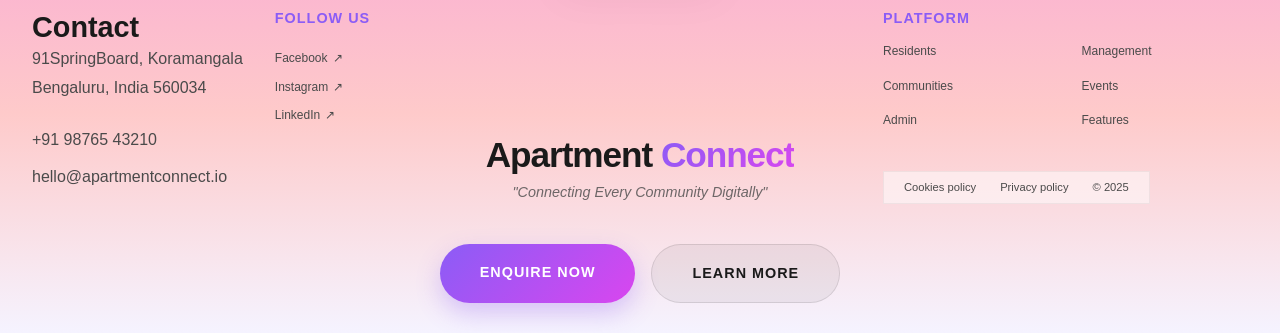
<file: communities.html>
<!DOCTYPE html>
<html lang="en">

<head>
    <meta charset="UTF-8" />
    <meta name="viewport" content="width=device-width, initial-scale=1.0" />
    <title>Residential Communities — Apartment Connect</title>
    <meta name="description"
        content="Join hobby clubs, fitness groups, and interest communities through Apartment Connect's vibrant residential community platform." />
    <link rel="icon" href="assets/favicon.png" type="image/png" />
    <link rel="stylesheet"
        href="https://fonts.googleapis.com/css2?family=Material+Symbols+Rounded:opsz,wght,FILL,GRAD@20..48,100..700,0..1,-50..200" />
    <link rel="stylesheet" href="css/style.css" />
</head>

<body>

    <nav class="navbar" id="navbar">
        <a href="index.html" class="navbar-brand">
            <img src="assets/logo.png" alt="Apartment Connect" class="navbar-logo">
            <div class="brand-text-container">
                <span class="brand-part-1">Apartment</span>
                <span class="brand-part-2">Connect</span>
            </div>
        </a>
        <ul class="navbar-menu" id="nav-menu">
            <li><a href="index.html" class="nav-link">Home</a></li>
            <li><a href="about.html" class="nav-link">About</a></li>
            <li><a href="residents.html" class="nav-link">Residents</a></li>
            <li><a href="management.html" class="nav-link">Management</a></li>
            <li><a href="communities.html" class="nav-link">Communities</a></li>
            <li><a href="events.html" class="nav-link">Events</a></li>
            <li><a href="admin.html" class="nav-link">Admin</a></li>
            <li><a href="platform.html" class="nav-link">Platform</a></li>
        </ul>
        <a href="contact.html" class="nav-link navbar-cta">Enquire Now</a>
        <button class="hamburger" id="hamburger"
            aria-label="Toggle menu"><span></span><span></span><span></span></button>
    </nav>

    <section class="page-hero">
        <div class="hero-wave-container">
            <svg class="hero-wave-svg" viewBox="0 0 1440 320" preserveAspectRatio="none">
                <path class="hero-wave-layer-1" d="M0,160 C320,300 640,-20 960,150 C1280,320 1440,160 V320 H0 Z"></path>
                <path class="hero-wave-layer-2" d="M0,200 C480,400 960,0 1440,200 V320 H0 Z"></path>
                <path class="hero-wave-layer-3" d="M0,240 C320,380 720,100 1120,300 C1440,460 1440,240 1440,240 V320 H0 Z"></path>
            </svg>
        </div>
        <div class="container">
            <div class="page-hero-content">
                <span class="section-label reveal">Community Hub</span>
                <h1 class="reveal delay-1">Find Your <span class="gradient-text">Neighborhood Circle</span></h1>
                <p class="reveal delay-2">Hobby clubs, fitness circles, interest groups, and block communities — all in
                    one dynamic social residential space.</p>
                <div style="display:flex;gap:2rem;justify-content:center;margin-top:2.5rem;flex-wrap:wrap;"
                    class="reveal delay-3">
                    <div style="text-align:center;">
                        <div class="stat-number" data-target="1200" data-suffix="+">0</div>
                        <div class="stat-label">Active Groups</div>
                    </div>
                    <div style="text-align:center;">
                        <div class="stat-number" data-target="45000" data-suffix="+">0</div>
                        <div class="stat-label">Verified Residents</div>
                    </div>
                    <div style="text-align:center;">
                        <div class="stat-number" data-target="5800" data-suffix="+">0</div>
                        <div class="stat-label">Daily Interactions</div>
                    </div>
                    <div style="text-align:center;">
                        <div class="stat-number" data-target="340" data-suffix="+">0</div>
                        <div class="stat-label">Meetups Monthly</div>
                    </div>
                </div>
            </div>
        </div>
    </section>

    <!-- COMMUNITY CATEGORIES -->
    <section>
        <div class="container">
            <div class="section-header">
                <span class="section-label reveal">Categories</span>
                <h2 class="reveal delay-1">Every Interest, <span class="gradient-text">One Platform</span></h2>
            </div>
            <div class="tab-nav reveal">
                <button class="tab-btn active" data-category="all">All</button>
                <button class="tab-btn" data-category="fitness">Fitness</button>
                <button class="tab-btn" data-category="hobbies">Hobbies</button>
                <button class="tab-btn" data-category="management">Official</button>
            </div>

            <!-- Community Grid -->
            <div id="community-grid">
                <div style="display:grid;grid-template-columns:repeat(auto-fill,minmax(280px,1fr));gap:1.5rem;">
                    <div class="community-card glass-card-premium reveal delay-1" data-category="fitness">
                        <div style="display:flex;align-items:center;gap:1rem;margin-bottom:1rem;">
                            <div
                                style="font-size:2rem;width:52px;height:52px;border-radius:14px;background:rgba(108,92,231,0.2);display:flex;align-items:center;justify-content:center;flex-shrink:0;">
                                <span class="material-symbols-rounded"
                                    style="color:var(--electric-purple-light)">fitness_center</span>
                            </div>
                            <div>
                                <h3 style="font-size:1.05rem;margin-bottom:0.2rem;">Morning Yoga Block A</h3>
                                <div class="tag tag-purple" style="font-size:0.7rem;">Fitness</div>
                            </div>
                        </div>
                        <p style="font-size:0.88rem;margin-bottom:1rem;">Daily morning yoga sessions at the clubhouse garden. 
                            Open to all skill levels. Bring your own mat!</p>
                        <div style="display:flex;justify-content:space-between;align-items:center;">
                            <span
                                style="font-size:0.82rem;color:var(--text-secondary); display: flex; align-items: center; gap: 4px;"><span
                                    class="material-symbols-rounded" style="font-size: 1rem;">group</span> 45
                                residents</span>
                            <button class="btn btn-primary" style="padding:0.4rem 1rem;font-size:0.8rem;">Join</button>
                        </div>
                    </div>
                    <div class="community-card reveal delay-2" data-category="hobbies">
                        <div style="display:flex;align-items:center;gap:1rem;margin-bottom:1rem;">
                            <div
                                style="font-size:2rem;width:52px;height:52px;border-radius:14px;background:rgba(0,194,255,0.15);display:flex;align-items:center;justify-content:center;flex-shrink:0;">
                                <span class="material-symbols-rounded" style="color:var(--neon-blue)">menu_book</span>
                            </div>
                            <div>
                                <h3 style="font-size:1.05rem;margin-bottom:0.2rem;">Resident Book Club</h3>
                                <div class="tag tag-blue" style="font-size:0.7rem;">Hobbies</div>
                            </div>
                        </div>
                        <p style="font-size:0.88rem;margin-bottom:1rem;">Monthly book discussions, library exchanges, 
                            and literary meetups for passionate readers in the complex.</p>
                        <div style="display:flex;justify-content:space-between;align-items:center;">
                            <span
                                style="font-size:0.82rem;color:var(--text-secondary); display: flex; align-items: center; gap: 4px;"><span
                                    class="material-symbols-rounded" style="font-size: 1rem;">group</span> 120
                                residents</span>
                            <button class="btn btn-primary" style="padding:0.4rem 1rem;font-size:0.8rem;">Join</button>
                        </div>
                    </div>
                    <div class="community-card reveal delay-3" data-category="hobbies">
                        <div style="display:flex;align-items:center;gap:1rem;margin-bottom:1rem;">
                            <div
                                style="font-size:2rem;width:52px;height:52px;border-radius:14px;background:rgba(255,107,107,0.15);display:flex;align-items:center;justify-content:center;flex-shrink:0;">
                                <span class="material-symbols-rounded" style="color:var(--soft-coral)">palette</span>
                            </div>
                            <div>
                                <h3 style="font-size:1.05rem;margin-bottom:0.2rem;">Arts & Crafts Circle</h3>
                                <div class="tag tag-coral" style="font-size:0.7rem;">Hobbies</div>
                            </div>
                        </div>
                        <p style="font-size:0.88rem;margin-bottom:1rem;">Weekend painting workshops, pottery classes, 
                            and DIY home decor sessions for creative residents.</p>
                        <div style="display:flex;justify-content:space-between;align-items:center;">
                            <span
                                style="font-size:0.82rem;color:var(--text-secondary); display: flex; align-items: center; gap: 4px;"><span
                                    class="material-symbols-rounded" style="font-size: 1rem;">group</span> 85
                                residents</span>
                            <button class="btn btn-primary" style="padding:0.4rem 1rem;font-size:0.8rem;">Join</button>
                        </div>
                    </div>
                    <div class="community-card reveal delay-4" data-category="fitness">
                        <div style="display:flex;align-items:center;gap:1rem;margin-bottom:1rem;">
                            <div
                                style="font-size:2rem;width:52px;height:52px;border-radius:14px;background:rgba(46,213,115,0.15);display:flex;align-items:center;justify-content:center;flex-shrink:0;">
                                <span class="material-symbols-rounded"
                                    style="color:var(--mint-green)">sports_cricket</span>
                            </div>
                            <div>
                                <h3 style="font-size:1.05rem;margin-bottom:0.2rem;">Resident Cricket League</h3>
                                <div class="tag tag-mint" style="font-size:0.7rem;">Fitness</div>
                            </div>
                        </div>
                        <p style="font-size:0.88rem;margin-bottom:1rem;">Internal complex tournaments, weekend friendly 
                            matches, and youth training programs.</p>
                        <div style="display:flex;justify-content:space-between;align-items:center;">
                            <span
                                style="font-size:0.82rem;color:var(--text-secondary); display: flex; align-items: center; gap: 4px;"><span
                                    class="material-symbols-rounded" style="font-size: 1rem;">group</span> 210
                                residents</span>
                            <button class="btn btn-primary" style="padding:0.4rem 1rem;font-size:0.8rem;">Join</button>
                        </div>
                    </div>
                    <div class="community-card reveal delay-1" data-category="management">
                        <div style="display:flex;align-items:center;gap:1rem;margin-bottom:1rem;">
                            <div
                                style="font-size:2rem;width:52px;height:52px;border-radius:14px;background:rgba(108,92,231,0.2);display:flex;align-items:center;justify-content:center;flex-shrink:0;">
                                <span class="material-symbols-rounded"
                                    style="color:var(--electric-purple-light)">gavel</span>
                            </div>
                            <div>
                                <h3 style="font-size:1.05rem;margin-bottom:0.2rem;">Society Committee</h3>
                                <div class="tag tag-purple" style="font-size:0.7rem;">Official</div>
                            </div>
                        </div>
                        <p style="font-size:0.88rem;margin-bottom:1rem;">Official channel for society rules, meeting 
                            minutes, and key management decisions.</p>
                        <div style="display:flex;justify-content:space-between;align-items:center;">
                            <span
                                style="font-size:0.82rem;color:var(--text-secondary); display: flex; align-items: center; gap: 4px;"><span
                                    class="material-symbols-rounded" style="font-size: 1rem;">group</span> 12
                                members</span>
                            <button class="btn btn-primary" style="padding:0.4rem 1rem;font-size:0.8rem;">Join</button>
                        </div>
                    </div>
                    <div class="community-card reveal delay-2" data-category="fitness">
                        <div style="display:flex;align-items:center;gap:1rem;margin-bottom:1rem;">
                            <div
                                style="font-size:2rem;width:52px;height:52px;border-radius:14px;background:rgba(0,194,255,0.15);display:flex;align-items:center;justify-content:center;flex-shrink:0;">
                                <span class="material-symbols-rounded" style="color:var(--neon-blue)">nature_people</span>
                            </div>
                            <div>
                                <h3 style="font-size:1.05rem;margin-bottom:0.2rem;">Green Society</h3>
                                <div class="tag tag-mint" style="font-size:0.7rem;">Official</div>
                            </div>
                        </div>
                        <p style="font-size:0.88rem;margin-bottom:1rem;">Gardening volunteers, terrace farming tips, and 
                            waste management awareness for an eco-friendly living.</p>
                        <div style="display:flex;justify-content:space-between;align-items:center;">
                            <span
                                style="font-size:0.82rem;color:var(--text-secondary); display: flex; align-items: center; gap: 4px;"><span
                                    class="material-symbols-rounded" style="font-size: 1rem;">group</span> 320
                                residents</span>
                            <button class="btn btn-primary" style="padding:0.4rem 1rem;font-size:0.8rem;">Join</button>
                        </div>
                    </div>
                </div>
            </div>
        </div>
    </section>

    <!-- COMMUNITY FEATURES -->
    <section style="background:var(--background);">
        <div class="container">
            <div class="section-header">
                <span class="section-label reveal">Features</span>
                <h2 class="reveal delay-1">More Than Just a <span class="gradient-text">Group Chat</span></h2>
            </div>
            <div class="grid-3">
                <div class="feature-card reveal delay-1">
                    <div class="card-icon card-icon-purple"><span class="material-symbols-rounded">campaign</span>
                    </div>
                    <h3>Announcements & Feeds</h3>
                    <p>Community admins can broadcast updates, resources, and events to all members instantly.</p>
                </div>
                <div class="feature-card reveal delay-2">
                    <div class="card-icon card-icon-blue"><span class="material-symbols-rounded">calendar_today</span>
                    </div>
                    <h3>Community Events</h3>
                    <p>Each community can host and manage its own events, workshops, and meetups on the platform.</p>
                </div>
                <div class="feature-card reveal delay-3">
                    <div class="card-icon card-icon-mint"><span
                            class="material-symbols-rounded">workspace_premium</span></div>
                    <h3>Leaderboards</h3>
                    <p>Gamified contribution tracking — recognize top members and most active participants every month.
                    </p>
                </div>
            </div>
        </div>
    </section>


    <!-- ═══ TRUSTED BY MARQUEE ═══ -->
    <section class="marquee-section" style="padding: 80px 0 0 0; background: var(--background);">
        <div class="container">
            <div class="section-header" style="margin-bottom: 3rem;">
                <span class="section-label reveal">Trusted Partners</span>
                <h2 class="reveal delay-1">Trusted by Leading <span class="gradient-text">Property Groups</span></h2>
            </div>
        </div>
        <div class="marquee-wrapper reveal delay-2">
            <div class="marquee-track">
                <!-- Prestige Group -->
                <div class="marquee-item" title="Prestige Group">
                    <span class="material-symbols-rounded" style="font-size: 2.2rem; color: var(--primary);">apartment</span>
                    <span>Prestige Group</span>
                </div>
                <!-- Brigade Group -->
                <div class="marquee-item" title="Brigade Group">
                    <span class="material-symbols-rounded" style="font-size: 2.2rem; color: var(--primary);">home_work</span>
                    <span>Brigade Group</span>
                </div>
                <!-- Sobha Realty -->
                <div class="marquee-item" title="Sobha Realty">
                    <span class="material-symbols-rounded" style="font-size: 2.2rem; color: var(--primary);">location_city</span>
                    <span>Sobha Realty</span>
                </div>
                <!-- Godrej Properties -->
                <div class="marquee-item" title="Godrej Properties">
                    <span class="material-symbols-rounded" style="font-size: 2.2rem; color: var(--primary);">domain</span>
                    <span>Godrej Properties</span>
                </div>
                <!-- DLF Limited -->
                <div class="marquee-item" title="DLF Limited">
                    <span class="material-symbols-rounded" style="font-size: 2.2rem; color: var(--primary);">villa</span>
                    <span>DLF Limited</span>
                </div>

                <!-- Repeat for seamless loop -->
                <div class="marquee-item" title="Prestige Group">
                    <span class="material-symbols-rounded" style="font-size: 2.2rem; color: var(--primary);">apartment</span>
                    <span>Prestige Group</span>
                </div>
                <div class="marquee-item" title="Brigade Group">
                    <span class="material-symbols-rounded" style="font-size: 2.2rem; color: var(--primary);">home_work</span>
                    <span>Brigade Group</span>
                </div>
                <div class="marquee-item" title="Sobha Realty">
                    <span class="material-symbols-rounded" style="font-size: 2.2rem; color: var(--primary);">location_city</span>
                    <span>Sobha Realty</span>
                </div>
                <div class="marquee-item" title="Godrej Properties">
                    <span class="material-symbols-rounded" style="font-size: 2.2rem; color: var(--primary);">domain</span>
                    <span>Godrej Properties</span>
                </div>
                <div class="marquee-item" title="DLF Limited">
                    <span class="material-symbols-rounded" style="font-size: 2.2rem; color: var(--primary);">villa</span>
                    <span>DLF Limited</span>
                </div>
            </div>
        </div>
    </section>

    <!-- MODERN FOOTER -->
    <footer class="modern-footer">
        <div class="footer-contour-bg">
            <svg class="contour-svg" viewBox="0 0 1440 320" xmlns="http://www.w3.org/2000/svg">
                <path class="contour-line" d="M0,100 C360,180 720,20 1080,180 C1260,260 1440,100" style="animation-delay: 0s;"></path>
                <path class="contour-line" d="M0,120 C360,200 720,40 1080,200 C1260,280 1440,120" style="animation-delay: -2s;"></path>
                <path class="contour-line" d="M0,140 C360,220 720,60 1080,220 C1260,300 1440,140" style="animation-delay: -4s;"></path>
            </svg>
        </div>

        <div class="container">
            <div class="footer-layout-wrapper">
                <!-- LEFT COLUMN: Contact & Socials -->
                <div class="footer-col-left">
                    <div class="footer-contact-info">
                        <h3>Contact</h3>
                        <p>91SpringBoard, Koramangala<br>Bengaluru, India 560034</p>
                        <p style="margin-top: 1.5rem;">+91 98765 43210</p>
                        <p><a href="mailto:hello@apartmentconnect.io">hello@apartmentconnect.io</a></p>
                    </div>

                    <div class="footer-social-links">
                        <h3>Follow Us</h3>
                        <a href="#">Facebook <span class="arrow">↗</span></a>
                        <a href="#">Instagram <span class="arrow">↗</span></a>
                        <a href="#">LinkedIn <span class="arrow">↗</span></a>
                    </div>
                </div>

                <!-- CENTER COLUMN: Logo, Brand, Tagline, Buttons -->
                <div class="footer-col-center">
                    <div class="footer-logo-large">
                        <img src="assets/bgrmlogo.png" alt="Apartment Connect">
                    </div>
                    <h2 class="footer-brand-name">Apartment <span class="accent-text">Connect</span></h2>
                    <p class="footer-tagline">"Connecting Every Community Digitally"</p>
                    <div class="footer-action-buttons">
                        <a href="contact.html" class="btn-footer primary">Enquire Now</a>
                        <a href="about.html" class="btn-footer secondary">Learn More</a>
                    </div>
                </div>

                <!-- RIGHT COLUMN: Platform, Legal Pill -->
                <div class="footer-col-right">
                    <div class="footer-nav-links">
                        <h3>Platform</h3>
                        <ul>
                            <li><a href="residents.html">Residents</a></li>
                            <li><a href="management.html">Management</a></li>
                            <li><a href="communities.html">Communities</a></li>
                            <li><a href="events.html">Events</a></li>
                            <li><a href="admin.html">Admin</a></li>
                            <li><a href="platform.html">Features</a></li>
                        </ul>
                    </div>

                    <div class="footer-legal-pill">
                        <a href="#">Cookies policy</a>
                        <a href="#">Privacy policy</a>
                        <span>© 2025</span>
                    </div>
                </div>
            </div>
        </div>
    </footer>

    <script src="js/main.js"></script>
</body>

</html>
</file>
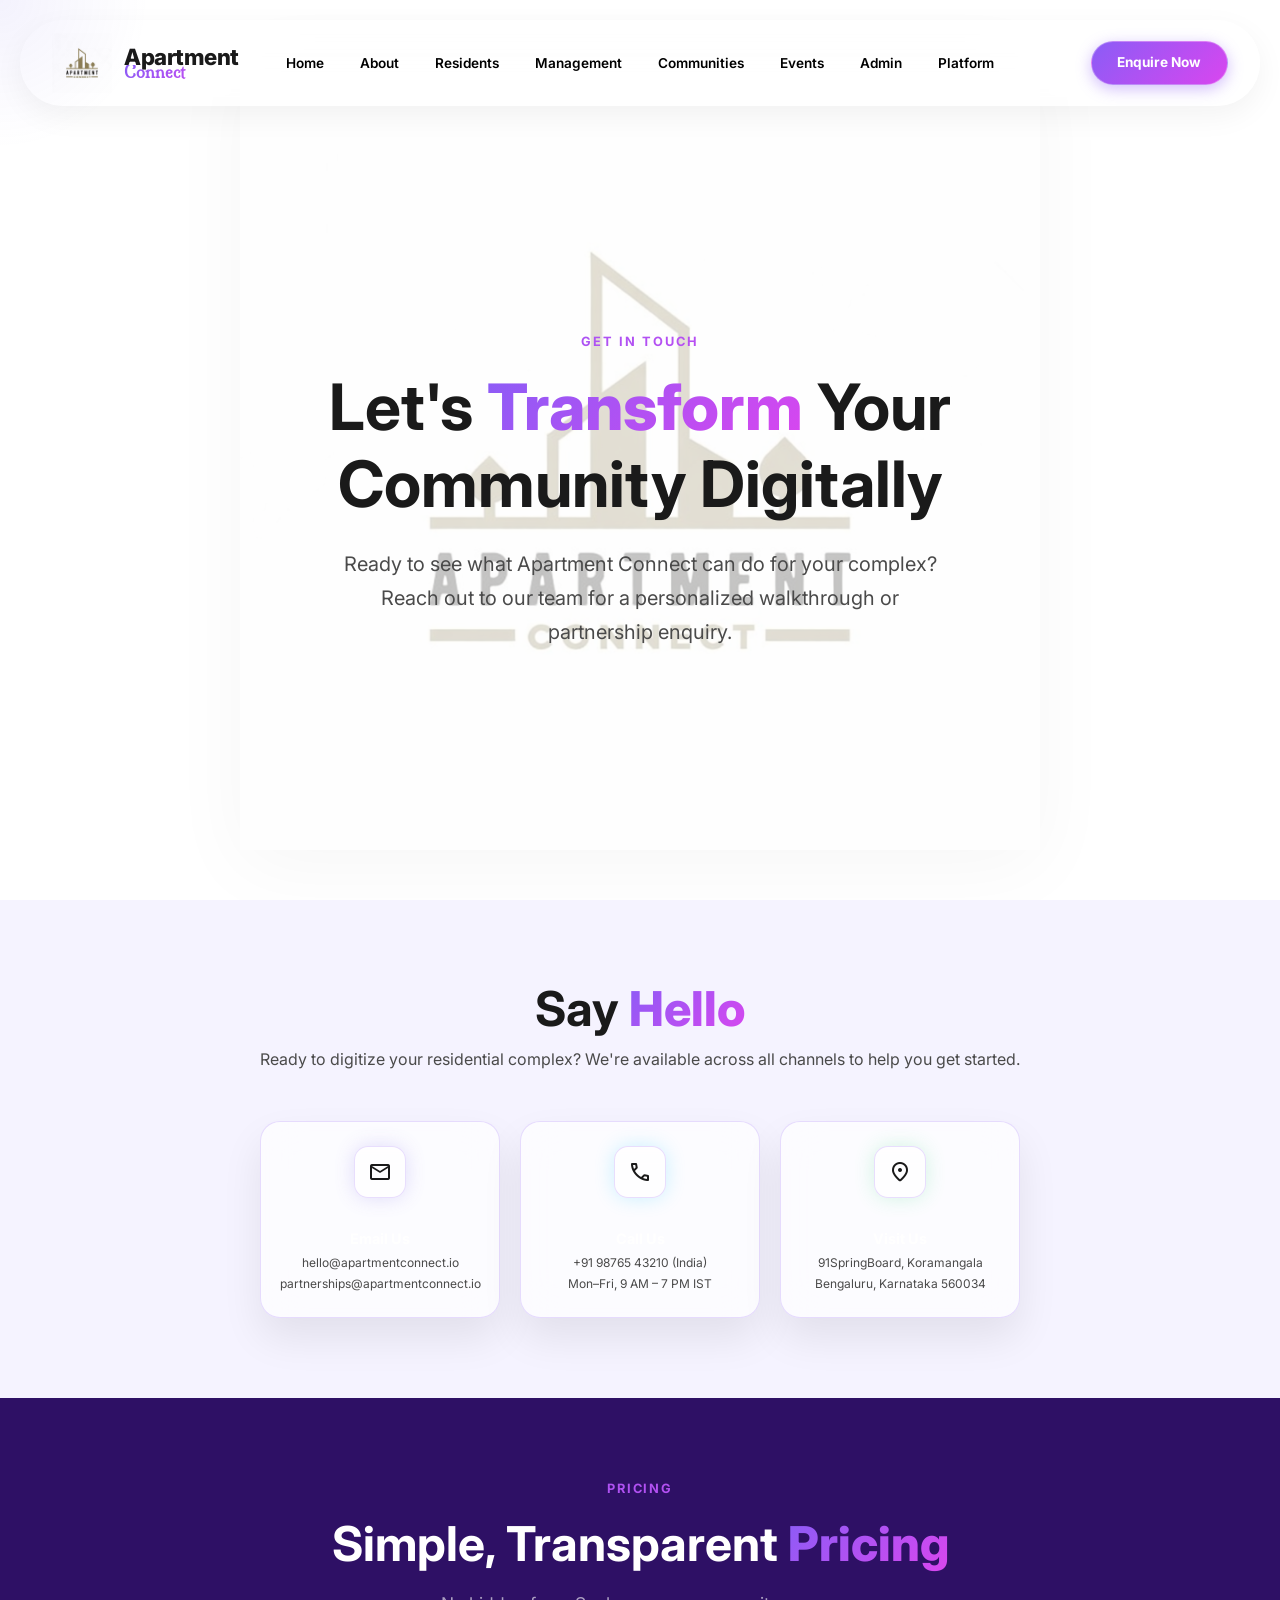
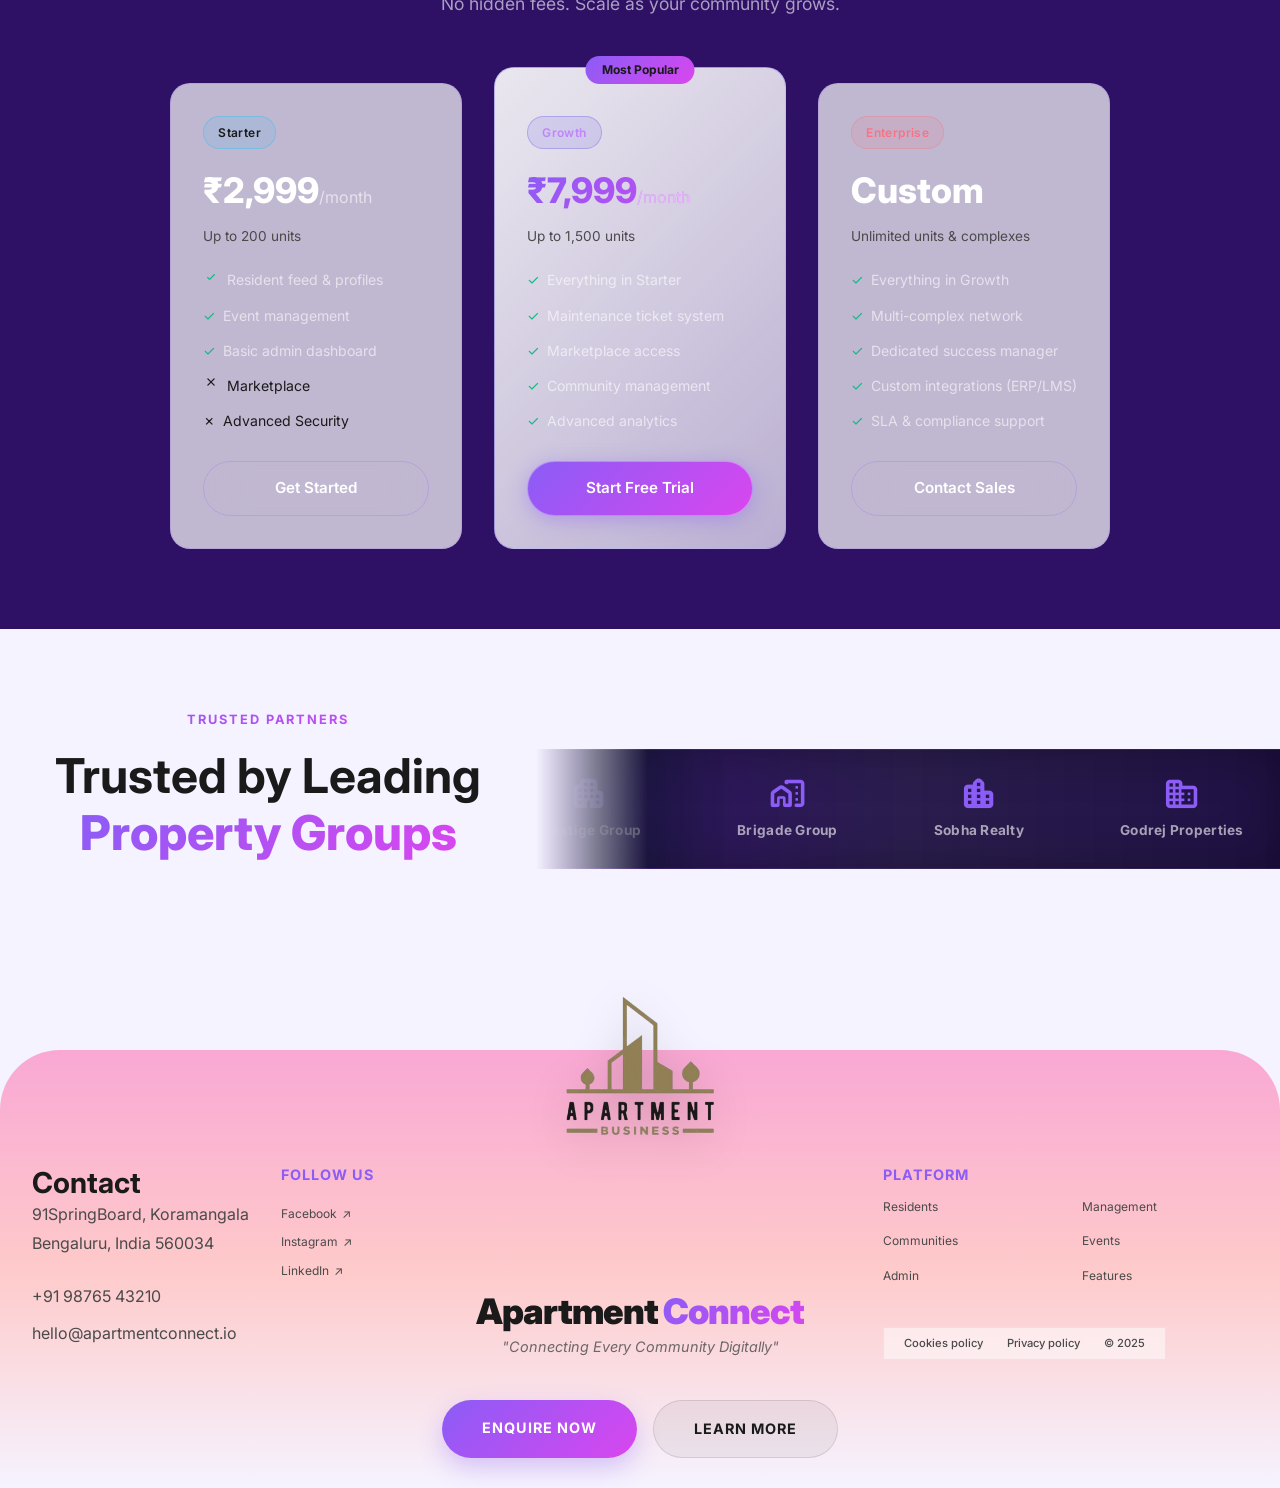
<file: contact.html>
<!DOCTYPE html>
<html lang="en">

<head>
    <meta charset="UTF-8" />
    <meta name="viewport" content="width=device-width, initial-scale=1.0" />
    <title>Contact & Demo — Apartment Connect</title>
    <meta name="description"
        content="Request a free demo of Apartment Connect or reach out about residential partnerships and property onboarding." />
    <link rel="icon" href="assets/favicon.png" type="image/png" />
    <link rel="stylesheet"
        href="https://fonts.googleapis.com/css2?family=Inter:wght@300;400;500;600;700;800;900&display=swap" />
    <link rel="stylesheet"
        href="https://fonts.googleapis.com/css2?family=Material+Symbols+Rounded:opsz,wght,FILL,GRAD@20..48,100..700,0..1,-50..200" />
    <link rel="stylesheet" href="css/style.css" />
    <style>
        .contact-grid {
            display: grid;
            grid-template-columns: 1fr 1fr;
            gap: 4rem;
            align-items: start;
        }

        .contact-info {
            display: flex;
            flex-direction: column;
            gap: 1.5rem;
        }

        .contact-item {
            display: flex;
            gap: 1.25rem;
            align-items: flex-start;
        }

        .contact-icon {
            width: 48px;
            height: 48px;
            border-radius: 14px;
            display: flex;
            align-items: center;
            justify-content: center;
            font-size: 1.2rem;
            flex-shrink: 0;
            background: var(--glass-bg);
            border: 1px solid var(--glass-border);
        }

        .contact-detail h4 {
            color: var(--white);
            margin-bottom: 0.25rem;
            font-size: 0.95rem;
        }

        .contact-detail p {
            font-size: 0.88rem;
        }

        .plan-card {
            background: var(--glass-bg);
            border: 1px solid var(--glass-border);
            border-radius: 20px;
            padding: 2rem;
            transition: all var(--transition-spring);
        }

        .plan-card:hover {
            transform: translateY(-6px);
            border-color: rgba(108, 92, 231, 0.4);
            box-shadow: 0 20px 60px rgba(0, 0, 0, 0.3);
        }

        .plan-card.featured {
            background: var(--gradient-card);
            border-color: rgba(108, 92, 231, 0.3);
            position: relative;
        }

        .plan-card.featured::before {
            content: 'Most Popular';
            position: absolute;
            top: -12px;
            left: 50%;
            transform: translateX(-50%);
            background: var(--gradient-primary);
            color: var(--true-white);
            border-radius: 20px;
            padding: 0.25rem 1rem;
            font-size: 0.75rem;
            font-weight: 700;
            font-family: var(--font-accent);
            white-space: nowrap;
        }

        @media (max-width: 768px) {
            .contact-grid {
                grid-template-columns: 1fr;
            }
        }
    </style>
</head>

<body>

    <nav class="navbar" id="navbar">
        <a href="index.html" class="navbar-brand">
            <img src="assets/logo.png" alt="Apartment Connect" class="navbar-logo">
            <div class="brand-text-container">
                <span class="brand-part-1">Apartment</span>
                <span class="brand-part-2">Connect</span>
            </div>
        </a>
        <ul class="navbar-menu" id="nav-menu">
            <li><a href="index.html" class="nav-link">Home</a></li>
            <li><a href="about.html" class="nav-link">About</a></li>
            <li><a href="residents.html" class="nav-link">Residents</a></li>
            <li><a href="management.html" class="nav-link">Management</a></li>
            <li><a href="communities.html" class="nav-link">Communities</a></li>
            <li><a href="events.html" class="nav-link">Events</a></li>
            <li><a href="admin.html" class="nav-link">Admin</a></li>
            <li><a href="platform.html" class="nav-link">Platform</a></li>
        </ul>
        <a href="contact.html" class="nav-link navbar-cta">Enquire Now</a>
        <button class="hamburger" id="hamburger"
            aria-label="Toggle menu"><span></span><span></span><span></span></button>
    </nav>

    <section class="page-hero">
        <!-- High Clarity Background Logo -->
        <div class="hero-bg-logo" style="position: absolute; top: 50%; left: 50%; transform: translate(-50%, -50%); width: 800px; opacity: 0.25; pointer-events: none; z-index: 0; filter: drop-shadow(0 15px 40px rgba(0,0,0,0.15));">
            <img src="assets/logo.png" alt="" style="width: 100%; height: auto;">
        </div>
        <div class="container">
            <div class="page-hero-content">
                <span class="section-label reveal">Get In Touch</span>
                <h1 class="reveal delay-1">Let's <span class="gradient-text">Transform</span> Your Community Digitally</h1>
                <p class="reveal delay-2">Ready to see what Apartment Connect can do for your complex? Reach out to our
                    team for a personalized walkthrough or partnership enquiry.</p>
            </div>
        </div>
    </section>

    <!-- CONTACT SECTION -->
    <section>
        <div class="container">
            <!-- Contact Info stays, but we'll center it if the form is gone, or keep it on one side -->
            <div class="reveal-right" style="grid-column: 1 / -1; max-width: 800px; margin: 0 auto; width: 100%;">
                <h2 style="margin-bottom:0.5rem; text-align: center;">Say <span class="gradient-text">Hello</span></h2>
                <p style="margin-bottom:3rem; text-align: center;">Ready to digitize your residential complex? We're available across
                    all channels to help you get started.</p>

                <div class="contact-grid"
                    style="display: grid; grid-template-columns: repeat(3, 1fr); gap: 1.25rem; width: 100%;">
                    <div class="contact-item glass-card hover-neon-border"
                        style="padding: 1.5rem 0.75rem; flex-direction: column; align-items: center; text-align: center; min-width: 0;">
                        <div class="contact-icon card-icon-purple"
                            style="width:52px;height:52px;font-size:1.2rem; margin-bottom: 0.75rem;">
                            <span class="material-symbols-rounded">mail</span>
                        </div>
                        <div class="contact-detail" style="width: 100%;">
                            <h4 style="font-size: 0.9rem; margin-bottom: 0.5rem;">Email Us</h4>
                            <p style="font-size: 0.75rem; word-break: break-all; line-height: 1.4;">
                                hello@apartmentconnect.io</p>
                            <p style="margin-top:0.25rem; font-size: 0.75rem; word-break: break-all; line-height: 1.4;">
                                partnerships@apartmentconnect.io</p>
                        </div>
                    </div>
                    <div class="contact-item glass-card hover-neon-border"
                        style="padding: 1.5rem 0.75rem; flex-direction: column; align-items: center; text-align: center; min-width: 0;">
                        <div class="contact-icon card-icon-blue"
                            style="width:52px;height:52px;font-size:1.2rem; margin-bottom: 0.75rem;">
                            <span class="material-symbols-rounded">call</span>
                        </div>
                        <div class="contact-detail" style="width: 100%;">
                            <h4 style="font-size: 0.9rem; margin-bottom: 0.5rem;">Call Us</h4>
                            <p style="font-size: 0.75rem; line-height: 1.4;">+91 98765 43210 (India)</p>
                            <p style="margin-top:0.25rem; font-size: 0.75rem; line-height: 1.4;">Mon–Fri, 9 AM – 7 PM
                                IST</p>
                        </div>
                    </div>
                    <div class="contact-item glass-card hover-neon-border"
                        style="padding: 1.5rem 0.75rem; flex-direction: column; align-items: center; text-align: center; min-width: 0;">
                        <div class="contact-icon card-icon-mint"
                            style="width:52px;height:52px;font-size:1.2rem; margin-bottom: 0.75rem;">
                            <span class="material-symbols-rounded">location_on</span>
                        </div>
                        <div class="contact-detail" style="width: 100%;">
                            <h4 style="font-size: 0.9rem; margin-bottom: 0.5rem;">Visit Us</h4>
                            <p style="font-size: 0.75rem; line-height: 1.4;">91SpringBoard, Koramangala</p>
                            <p style="margin-top:0.25rem; font-size: 0.75rem; line-height: 1.4;">Bengaluru, Karnataka
                                560034</p>
                        </div>
                    </div>
                </div>
            </div>
        </div>
        </div>
    </section>

    <!-- PRICING PLANS -->
    <section class="dark-section" style="background:var(--deep-indigo-darker);">
        <div class="container">
            <div class="section-header">
                <span class="section-label reveal">Pricing</span>
                <h2 class="reveal delay-1">Simple, Transparent <span class="gradient-text">Pricing</span></h2>
                <p class="reveal delay-2">No hidden fees. Scale as your community grows.</p>
            </div>
            <div class="grid-3">
                <div class="plan-card reveal delay-1">
                    <div style="margin-bottom:1.25rem;">
                        <div class="tag tag-blue" style="font-size:0.75rem;margin-bottom:0.75rem;">Starter</div>
                        <div
                            style="font-family:var(--font-heading);font-size:2.2rem;font-weight:800;color:var(--white);">
                            ₹2,999<span style="font-size:1rem;font-weight:400;color:var(--white-60);">/month</span>
                        </div>
                        <p style="font-size:0.85rem;margin-top:0.25rem;">Up to 200 units</p>
                    </div>
                    <ul style="list-style:none;display:flex;flex-direction:column;gap:0.7rem;margin-bottom:1.75rem;">
                        <li style="font-size:0.88rem;color:var(--white-60);display:flex;gap:0.5rem;"><span
                                style="color:var(--mint-green);"><span class="material-symbols-rounded"
                                    style="font-size: 1rem;">check</span></span>Resident feed & profiles</li>
                        <li style="font-size:0.88rem;color:var(--white-60);display:flex;gap:0.5rem;"><span
                                style="color:var(--mint-green);">✓</span>Event management</li>
                        <li style="font-size:0.88rem;color:var(--white-60);display:flex;gap:0.5rem;"><span
                                style="color:var(--mint-green);">✓</span>Basic admin dashboard</li>
                        <li style="font-size:0.88rem;color:var(--white-30);display:flex;gap:0.5rem;">
                            <span class="material-symbols-rounded" style="font-size: 1rem;">close</span>Marketplace
                        </li>
                        <li style="font-size:0.88rem;color:var(--white-30);display:flex;gap:0.5rem;">
                            <span>✗</span>Advanced Security
                        </li>
                    </ul>
                    <a href="#contact-form" class="btn btn-secondary" style="width:100%;justify-content:center;">Get
                        Started</a>
                </div>
                <div class="plan-card featured reveal delay-2" style="margin-top:-16px;">
                    <div style="margin-bottom:1.25rem;margin-top:1rem;">
                        <div class="tag tag-purple" style="font-size:0.75rem;margin-bottom:0.75rem;">Growth</div>
                        <div
                            style="font-family:var(--font-heading);font-size:2.2rem;font-weight:800;background:var(--gradient-primary);-webkit-background-clip:text;background-clip:text;-webkit-text-fill-color:transparent;">
                            ₹7,999<span
                                style="font-size:1rem;font-weight:400;-webkit-text-fill-color:var(--white-60);">/month</span>
                        </div>
                        <p style="font-size:0.85rem;margin-top:0.25rem;">Up to 1,500 units</p>
                    </div>
                    <ul style="list-style:none;display:flex;flex-direction:column;gap:0.7rem;margin-bottom:1.75rem;">
                        <li style="font-size:0.88rem;color:var(--white-60);display:flex;gap:0.5rem;"><span
                                style="color:var(--mint-green);">✓</span>Everything in Starter</li>
                        <li style="font-size:0.88rem;color:var(--white-60);display:flex;gap:0.5rem;"><span
                                style="color:var(--mint-green);">✓</span>Maintenance ticket system</li>
                        <li style="font-size:0.88rem;color:var(--white-60);display:flex;gap:0.5rem;"><span
                                style="color:var(--mint-green);">✓</span>Marketplace access</li>
                        <li style="font-size:0.88rem;color:var(--white-60);display:flex;gap:0.5rem;"><span
                                style="color:var(--mint-green);">✓</span>Community management</li>
                        <li style="font-size:0.88rem;color:var(--white-60);display:flex;gap:0.5rem;"><span
                                style="color:var(--mint-green);">✓</span>Advanced analytics</li>
                    </ul>
                    <a href="#contact-form" class="btn btn-primary" style="width:100%;justify-content:center;">Start
                        Free Trial</a>
                </div>
                <div class="plan-card reveal delay-3">
                    <div style="margin-bottom:1.25rem;">
                        <div class="tag tag-coral" style="font-size:0.75rem;margin-bottom:0.75rem;">Enterprise</div>
                        <div
                            style="font-family:var(--font-heading);font-size:2.2rem;font-weight:800;color:var(--white);">
                            Custom</div>
                        <p style="font-size:0.85rem;margin-top:0.25rem;">Unlimited units & complexes</p>
                    </div>
                    <ul style="list-style:none;display:flex;flex-direction:column;gap:0.7rem;margin-bottom:1.75rem;">
                        <li style="font-size:0.88rem;color:var(--white-60);display:flex;gap:0.5rem;"><span
                                style="color:var(--mint-green);">✓</span>Everything in Growth</li>
                        <li style="font-size:0.88rem;color:var(--white-60);display:flex;gap:0.5rem;"><span
                                style="color:var(--mint-green);">✓</span>Multi-complex network</li>
                        <li style="font-size:0.88rem;color:var(--white-60);display:flex;gap:0.5rem;"><span
                                style="color:var(--mint-green);">✓</span>Dedicated success manager</li>
                        <li style="font-size:0.88rem;color:var(--white-60);display:flex;gap:0.5rem;"><span
                                style="color:var(--mint-green);">✓</span>Custom integrations (ERP/LMS)</li>
                        <li style="font-size:0.88rem;color:var(--white-60);display:flex;gap:0.5rem;"><span
                                style="color:var(--mint-green);">✓</span>SLA & compliance support</li>
                    </ul>
                    <a href="#contact-form" class="btn btn-secondary" style="width:100%;justify-content:center;">Contact
                        Sales</a>
                </div>
            </div>
        </div>
    </section>

    <!-- ═══ TRUSTED BY MARQUEE ═══ -->
    <section class="marquee-section" style="padding: 80px 0 0 0; background: var(--background);">
        <div class="container">
            <div class="section-header" style="margin-bottom: 3rem;">
                <span class="section-label reveal">Trusted Partners</span>
                <h2 class="reveal delay-1">Trusted by Leading <span class="gradient-text">Property Groups</span></h2>
            </div>
        </div>
        <div class="marquee-wrapper reveal delay-2">
            <div class="marquee-track">
                <!-- Prestige Group -->
                <div class="marquee-item" title="Prestige Group">
                    <span class="material-symbols-rounded" style="font-size: 2.2rem; color: var(--primary);">apartment</span>
                    <span>Prestige Group</span>
                </div>
                <!-- Brigade Group -->
                <div class="marquee-item" title="Brigade Group">
                    <span class="material-symbols-rounded" style="font-size: 2.2rem; color: var(--primary);">home_work</span>
                    <span>Brigade Group</span>
                </div>
                <!-- Sobha Realty -->
                <div class="marquee-item" title="Sobha Realty">
                    <span class="material-symbols-rounded" style="font-size: 2.2rem; color: var(--primary);">location_city</span>
                    <span>Sobha Realty</span>
                </div>
                <!-- Godrej Properties -->
                <div class="marquee-item" title="Godrej Properties">
                    <span class="material-symbols-rounded" style="font-size: 2.2rem; color: var(--primary);">domain</span>
                    <span>Godrej Properties</span>
                </div>
                <!-- DLF Limited -->
                <div class="marquee-item" title="DLF Limited">
                    <span class="material-symbols-rounded" style="font-size: 2.2rem; color: var(--primary);">villa</span>
                    <span>DLF Limited</span>
                </div>

                <!-- Repeat for seamless loop -->
                <div class="marquee-item" title="Prestige Group">
                    <span class="material-symbols-rounded" style="font-size: 2.2rem; color: var(--primary);">apartment</span>
                    <span>Prestige Group</span>
                </div>
                <div class="marquee-item" title="Brigade Group">
                    <span class="material-symbols-rounded" style="font-size: 2.2rem; color: var(--primary);">home_work</span>
                    <span>Brigade Group</span>
                </div>
                <div class="marquee-item" title="Sobha Realty">
                    <span class="material-symbols-rounded" style="font-size: 2.2rem; color: var(--primary);">location_city</span>
                    <span>Sobha Realty</span>
                </div>
                <div class="marquee-item" title="Godrej Properties">
                    <span class="material-symbols-rounded" style="font-size: 2.2rem; color: var(--primary);">domain</span>
                    <span>Godrej Properties</span>
                </div>
                <div class="marquee-item" title="DLF Limited">
                    <span class="material-symbols-rounded" style="font-size: 2.2rem; color: var(--primary);">villa</span>
                    <span>DLF Limited</span>
                </div>
            </div>
        </div>
    </section>



    <!-- MODERN FOOTER -->
    <footer class="modern-footer">
        <div class="footer-contour-bg">
            <svg class="contour-svg" viewBox="0 0 1440 320" xmlns="http://www.w3.org/2000/svg">
                <path class="contour-line" d="M0,100 C360,180 720,20 1080,180 C1260,260 1440,100" style="animation-delay: 0s;"></path>
                <path class="contour-line" d="M0,120 C360,200 720,40 1080,200 C1260,280 1440,120" style="animation-delay: -2s;"></path>
                <path class="contour-line" d="M0,140 C360,220 720,60 1080,220 C1260,300 1440,140" style="animation-delay: -4s;"></path>
            </svg>
        </div>

        <div class="container">
            <div class="footer-layout-wrapper">
                <!-- LEFT COLUMN: Contact & Socials -->
                <div class="footer-col-left">
                    <div class="footer-contact-info">
                        <h3>Contact</h3>
                        <p>91SpringBoard, Koramangala<br>Bengaluru, India 560034</p>
                        <p style="margin-top: 1.5rem;">+91 98765 43210</p>
                        <p><a href="mailto:hello@apartmentconnect.io">hello@apartmentconnect.io</a></p>
                    </div>

                    <div class="footer-social-links">
                        <h3>Follow Us</h3>
                        <a href="#">Facebook <span class="arrow">↗</span></a>
                        <a href="#">Instagram <span class="arrow">↗</span></a>
                        <a href="#">LinkedIn <span class="arrow">↗</span></a>
                    </div>
                </div>

                <!-- CENTER COLUMN: Logo, Brand, Tagline, Buttons -->
                <div class="footer-col-center">
                    <div class="footer-logo-large">
                        <img src="assets/bgrmlogo.png" alt="Apartment Connect">
                    </div>
                    <h2 class="footer-brand-name">Apartment <span class="accent-text">Connect</span></h2>
                    <p class="footer-tagline">"Connecting Every Community Digitally"</p>
                    <div class="footer-action-buttons">
                        <a href="contact.html" class="btn-footer primary">Enquire Now</a>
                        <a href="about.html" class="btn-footer secondary">Learn More</a>
                    </div>
                </div>

                <!-- RIGHT COLUMN: Platform, Legal Pill -->
                <div class="footer-col-right">
                    <div class="footer-nav-links">
                        <h3>Platform</h3>
                        <ul>
                            <li><a href="residents.html">Residents</a></li>
                            <li><a href="management.html">Management</a></li>
                            <li><a href="communities.html">Communities</a></li>
                            <li><a href="events.html">Events</a></li>
                            <li><a href="admin.html">Admin</a></li>
                            <li><a href="platform.html">Features</a></li>
                        </ul>
                    </div>

                    <div class="footer-legal-pill">
                        <a href="#">Cookies policy</a>
                        <a href="#">Privacy policy</a>
                        <span>© 2025</span>
                    </div>
                </div>
            </div>
        </div>
    </footer>

    <script src="js/main.js"></script>
</body>

</html>
</file>
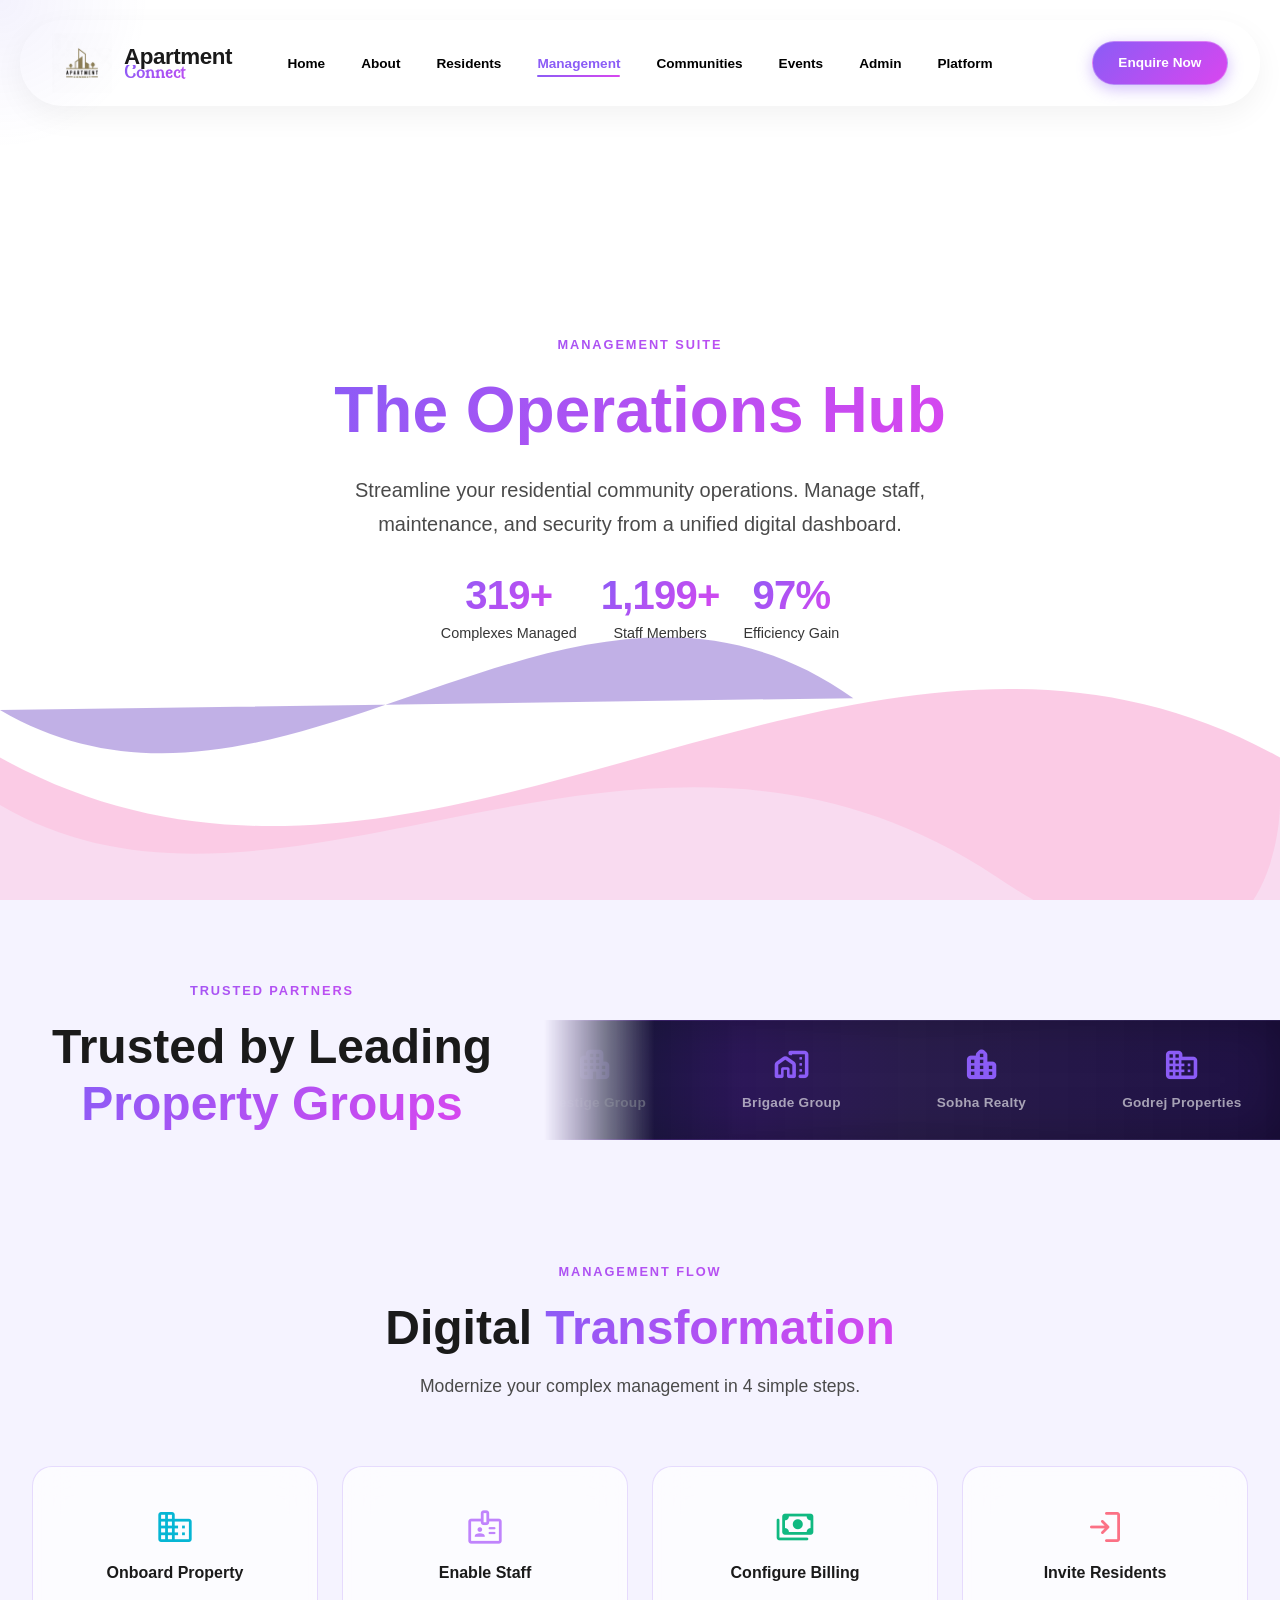
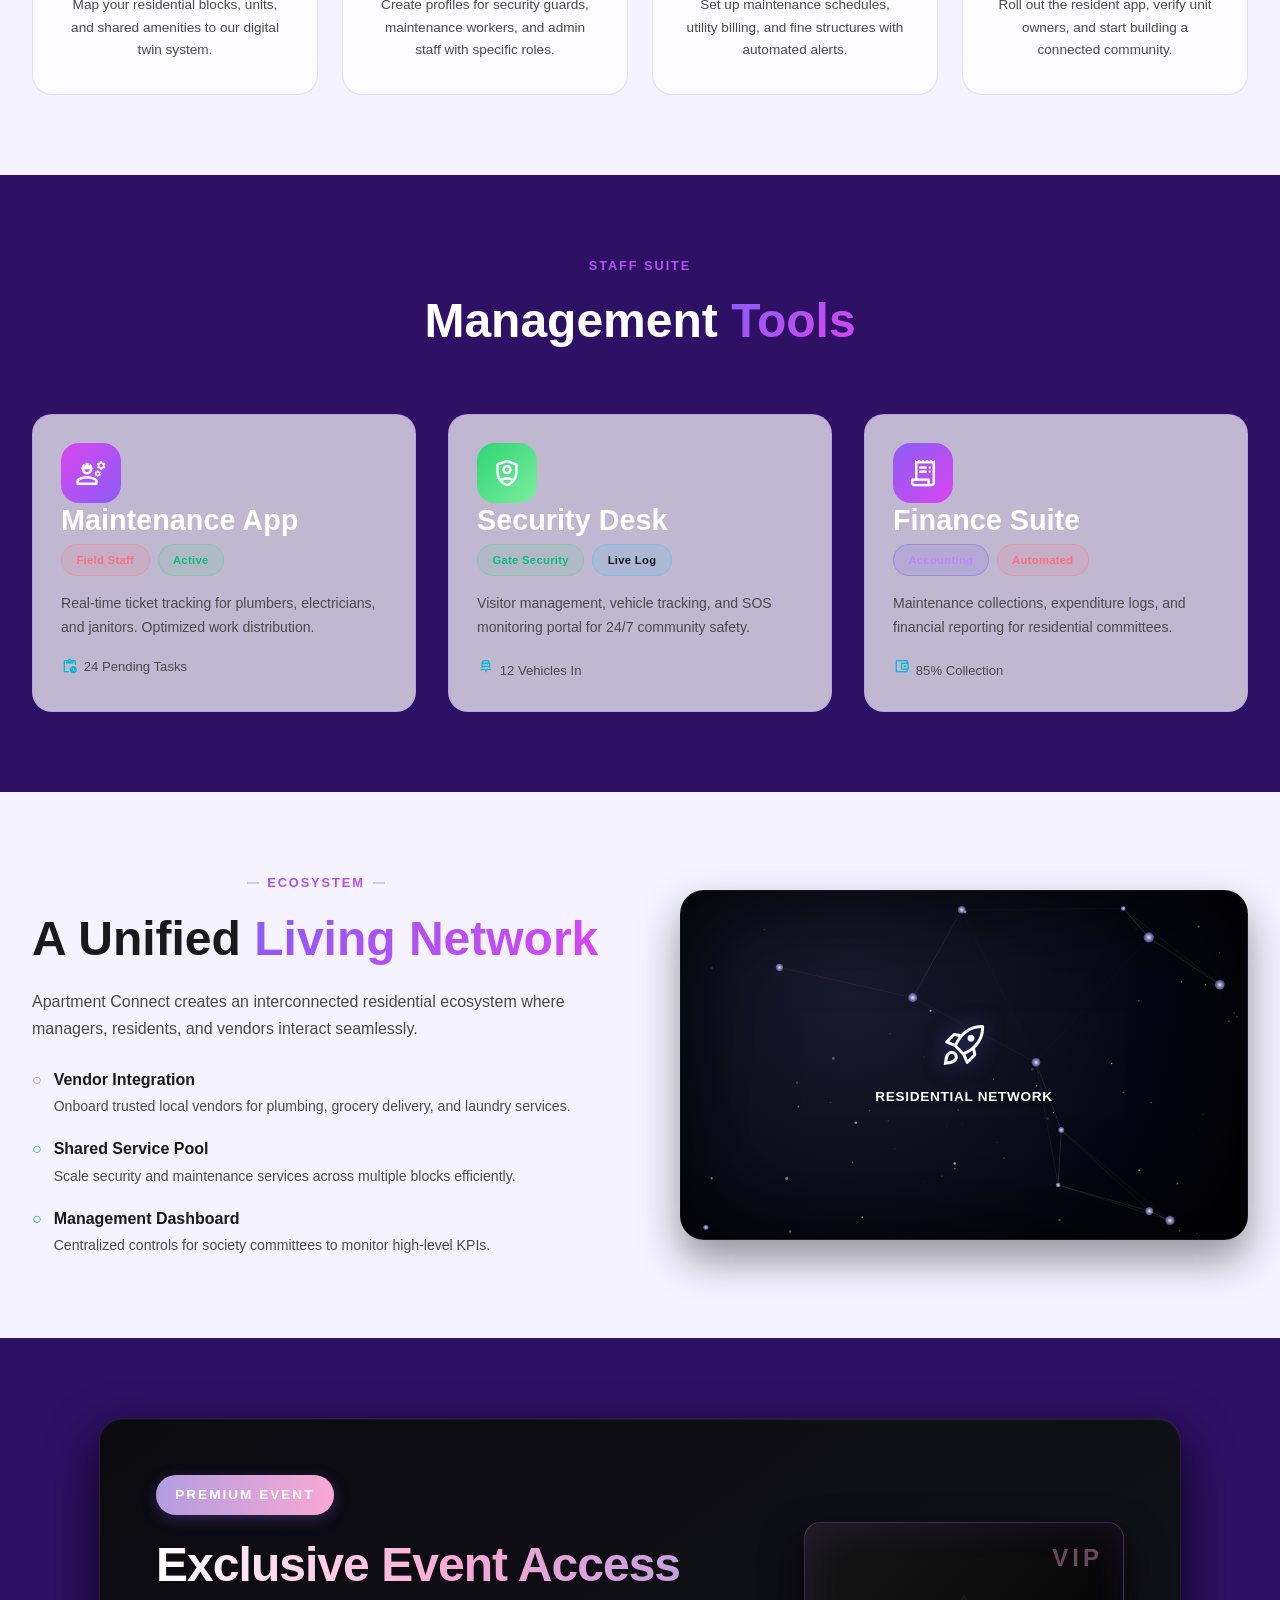
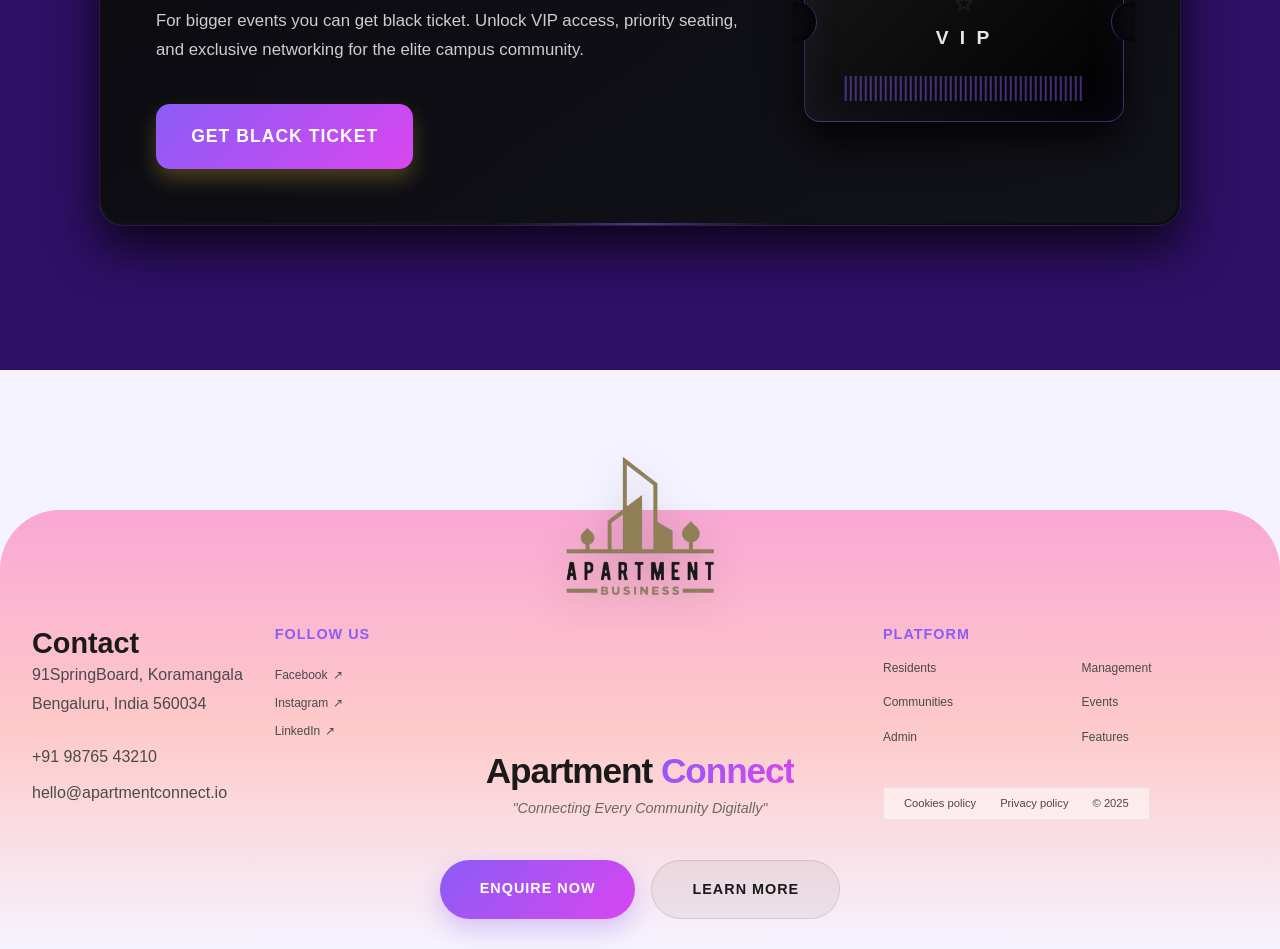
<file: management.html>
<!DOCTYPE html>
<html lang="en">

<head>
    <meta charset="UTF-8" />
    <meta name="viewport" content="width=device-width, initial-scale=1.0" />
    <title>Management Suite — Apartment Connect</title>
    <meta name="description"
        content="Apartment Connect's Management Suite empowers property managers and staff to streamline operations, security, and community engagement." />
    <link rel="icon" href="assets/favicon.png" type="image/png" />
    <link rel="stylesheet"
        href="https://fonts.googleapis.com/css2?family=Material+Symbols+Rounded:opsz,wght,FILL,GRAD@20..48,100..700,0..1,-50..200" />
    <link rel="stylesheet" href="css/style.css" />
</head>

<body>

    <nav class="navbar" id="navbar">
        <a href="index.html" class="navbar-brand">
            <img src="assets/logo.png" alt="Apartment Connect" class="navbar-logo">
            <div class="brand-text-container">
                <span class="brand-part-1">Apartment</span>
                <span class="brand-part-2">Connect</span>
            </div>
        </a>
        <ul class="navbar-menu" id="nav-menu">
            <li><a href="index.html" class="nav-link">Home</a></li>
            <li><a href="about.html" class="nav-link">About</a></li>
            <li><a href="residents.html" class="nav-link">Residents</a></li>
            <li><a href="management.html" class="nav-link">Management</a></li>
            <li><a href="communities.html" class="nav-link">Communities</a></li>
            <li><a href="events.html" class="nav-link">Events</a></li>
            <li><a href="admin.html" class="nav-link">Admin</a></li>
            <li><a href="platform.html" class="nav-link">Platform</a></li>
        </ul>
        <a href="contact.html" class="nav-link navbar-cta">Enquire Now</a>
        <button class="hamburger" id="hamburger"
            aria-label="Toggle menu"><span></span><span></span><span></span></button>
    </nav>

    <section class="page-hero">
        <div class="hero-wave-container">
            <svg class="hero-wave-svg" viewBox="0 0 1440 320" preserveAspectRatio="none">
                <path class="hero-wave-layer-1" d="M0,160 C320,300 640,-20 960,150 C1280,320 1440,160 V320 H0 Z"></path>
                <path class="hero-wave-layer-2" d="M0,200 C480,400 960,0 1440,200 V320 H0 Z"></path>
                <path class="hero-wave-layer-3" d="M0,240 C320,380 720,100 1120,300 C1440,460 1440,240 1440,240 V320 H0 Z"></path>
            </svg>
        </div>
        <div class="container">
            <div class="page-hero-content">
                <span class="section-label reveal">Management Suite</span>
                <h1 class="reveal delay-1">
                    <span class="gradient-text">The Operations Hub</span>
                </h1>
                <p class="reveal delay-2">Streamline your residential community operations. Manage staff, maintenance, 
                    and security from a unified digital dashboard.</p>
                <div style="margin-top:2rem;" class="reveal delay-3">
                    <div style="display:flex;gap:1.5rem;justify-content:center;flex-wrap:wrap;">
                        <div style="text-align:center;">
                            <div class="stat-number" data-target="320" data-suffix="+">0</div>
                            <div class="stat-label">Complexes Managed</div>
                        </div>
                        <div style="text-align:center;">
                            <div class="stat-number" data-target="1200" data-suffix="+">0</div>
                            <div class="stat-label">Staff Members</div>
                        </div>
                        <div style="text-align:center;">
                            <div class="stat-number" data-target="98" data-suffix="%">0</div>
                            <div class="stat-label">Efficiency Gain</div>
                        </div>
                    </div>
                </div>
            </div>
        </div>
    </section>

    <!-- ═══ TRUSTED BY MARQUEE ═══ -->
    <section class="marquee-section" style="padding: 80px 0 0 0; background: var(--background);">
        <div class="container">
            <div class="section-header" style="margin-bottom: 3rem;">
                <span class="section-label reveal">Trusted Partners</span>
                <h2 class="reveal delay-1">Trusted by Leading <span class="gradient-text">Property Groups</span></h2>
            </div>
        </div>
        <div class="marquee-wrapper reveal delay-2">
            <div class="marquee-track">
                <!-- Prestige Group -->
                <div class="marquee-item" title="Prestige Group">
                    <span class="material-symbols-rounded" style="font-size: 2.2rem; color: var(--primary);">apartment</span>
                    <span>Prestige Group</span>
                </div>
                <!-- Brigade Group -->
                <div class="marquee-item" title="Brigade Group">
                    <span class="material-symbols-rounded" style="font-size: 2.2rem; color: var(--primary);">home_work</span>
                    <span>Brigade Group</span>
                </div>
                <!-- Sobha Realty -->
                <div class="marquee-item" title="Sobha Realty">
                    <span class="material-symbols-rounded" style="font-size: 2.2rem; color: var(--primary);">location_city</span>
                    <span>Sobha Realty</span>
                </div>
                <!-- Godrej Properties -->
                <div class="marquee-item" title="Godrej Properties">
                    <span class="material-symbols-rounded" style="font-size: 2.2rem; color: var(--primary);">domain</span>
                    <span>Godrej Properties</span>
                </div>
                <!-- DLF Limited -->
                <div class="marquee-item" title="DLF Limited">
                    <span class="material-symbols-rounded" style="font-size: 2.2rem; color: var(--primary);">villa</span>
                    <span>DLF Limited</span>
                </div>

                <!-- Repeat for seamless loop -->
                <div class="marquee-item" title="Prestige Group">
                    <span class="material-symbols-rounded" style="font-size: 2.2rem; color: var(--primary);">apartment</span>
                    <span>Prestige Group</span>
                </div>
                <div class="marquee-item" title="Brigade Group">
                    <span class="material-symbols-rounded" style="font-size: 2.2rem; color: var(--primary);">home_work</span>
                    <span>Brigade Group</span>
                </div>
                <div class="marquee-item" title="Sobha Realty">
                    <span class="material-symbols-rounded" style="font-size: 2.2rem; color: var(--primary);">location_city</span>
                    <span>Sobha Realty</span>
                </div>
                <div class="marquee-item" title="Godrej Properties">
                    <span class="material-symbols-rounded" style="font-size: 2.2rem; color: var(--primary);">domain</span>
                    <span>Godrej Properties</span>
                </div>
                <div class="marquee-item" title="DLF Limited">
                    <span class="material-symbols-rounded" style="font-size: 2.2rem; color: var(--primary);">villa</span>
                    <span>DLF Limited</span>
                </div>
            </div>
        </div>
    </section>

    <!-- HOW IT WORKS -->
    <section>
        <div class="container">
            <div class="section-header">
                <span class="section-label reveal">Management Flow</span>
                <h2 class="reveal delay-1">Digital <span class="gradient-text">Transformation</span></h2>
                <p class="reveal delay-2">Modernize your complex management in 4 simple steps.</p>
            </div>
            <div class="grid-4">
                <div class="feature-card reveal delay-1" style="text-align:center;position:relative;">
                    <div class="material-symbols-rounded"
                        style="font-size:2.5rem;margin-bottom:1rem;margin-top:0.5rem;color:var(--neon-blue)">domain
                    </div>
                    <h3 style="font-size:1rem;margin-bottom:0.75rem;">Onboard Property</h3>
                    <p style="font-size:0.85rem;">Map your residential blocks, units, and shared amenities to our digital 
                        twin system.</p>
                </div>
                <div class="feature-card reveal delay-2" style="text-align:center;position:relative;">
                    <div class="material-symbols-rounded"
                        style="font-size:2.5rem;margin-bottom:1rem;margin-top:0.5rem;color:var(--electric-purple-light)">
                        badge</div>
                    <h3 style="font-size:1rem;margin-bottom:0.75rem;">Enable Staff</h3>
                    <p style="font-size:0.85rem;">Create profiles for security guards, maintenance workers, and admin 
                        staff with specific roles.</p>
                </div>
                <div class="feature-card reveal delay-3" style="text-align:center;position:relative;">
                    <div class="material-symbols-rounded"
                        style="font-size:2.5rem;margin-bottom:1rem;margin-top:0.5rem;color:var(--mint-green)">payments
                    </div>
                    <h3 style="font-size:1rem;margin-bottom:0.75rem;">Configure Billing</h3>
                    <p style="font-size:0.85rem;">Set up maintenance schedules, utility billing, and fine structures with 
                        automated alerts.</p>
                </div>
                <div class="feature-card reveal delay-4" style="text-align:center;position:relative;">
                    <div class="material-symbols-rounded"
                        style="font-size:2.5rem;margin-bottom:1rem;margin-top:0.5rem;color:var(--soft-coral)">
                        login</div>
                    <h3 style="font-size:1rem;margin-bottom:0.75rem;">Invite Residents</h3>
                    <p style="font-size:0.85rem;">Roll out the resident app, verify unit owners, and start building a 
                        connected community.</p>
                </div>
            </div>
        </div>
    </section>

    <!-- FEATURED STARTUPS -->
    <section class="dark-section" style="background:var(--deep-indigo-darker);">
        <div class="container">
            <div class="section-header">
                <span class="section-label reveal">Staff Suite</span>
                <h2 class="reveal delay-1">Management <span class="gradient-text">Tools</span></h2>
            </div>
            <div class="grid-3">
                <div class="startup-card reveal delay-1">
                    <div class="startup-logo" style="background:var(--gradient-coral);"><span
                            class="material-symbols-rounded" style="color:white;font-size:2rem">engineering</span></div>
                    <h3 style="margin-bottom:0.4rem;">Maintenance App</h3>
                    <div style="display:flex;gap:0.5rem;margin-bottom:1rem;flex-wrap:wrap;">
                        <div class="tag tag-coral" style="font-size:0.7rem;">Field Staff</div>
                        <div class="tag tag-mint" style="font-size:0.7rem;">Active</div>
                    </div>
                    <p style="font-size:0.88rem;margin-bottom:1rem;">Real-time ticket tracking for plumbers, electricians, 
                        and janitors. Optimized work distribution.</p>
                    <div style="display:flex;align-items:center;gap:0.75rem;">
                        <div style="display:flex;align-items:center;"><span class="material-symbols-rounded"
                                style="font-size:1.1rem;color:var(--neon-blue)">pending_actions</span><span
                                style="font-size:0.82rem;color:var(--text-secondary);margin-left:0.3rem;">24 Pending Tasks</span>
                        </div>
                    </div>
                </div>
                <div class="startup-card reveal delay-2">
                    <div class="startup-logo" style="background:var(--gradient-mint);"><span
                            class="material-symbols-rounded" style="color:white;font-size:2rem">shield_person</span></div>
                    <h3 style="margin-bottom:0.4rem;">Security Desk</h3>
                    <div style="display:flex;gap:0.5rem;margin-bottom:1rem;flex-wrap:wrap;">
                        <div class="tag tag-mint" style="font-size:0.7rem;">Gate Security</div>
                        <div class="tag tag-blue" style="font-size:0.7rem;">Live Log</div>
                    </div>
                    <p style="font-size:0.88rem;margin-bottom:1rem;">Visitor management, vehicle tracking, and SOS 
                        monitoring portal for 24/7 community safety.</p>
                    <div style="display:flex;align-items:center;gap:0.75rem;">
                        <div><span class="material-symbols-rounded"
                                style="font-size:1.1rem;color:var(--neon-blue)">car_repair</span><span
                                style="font-size:0.82rem;color:var(--text-secondary);margin-left:0.3rem;">12 Vehicles In</span>
                        </div>
                    </div>
                </div>
                <div class="startup-card reveal delay-3">
                    <div class="startup-logo" style="background:var(--gradient-primary);"><span
                            class="material-symbols-rounded" style="color:white;font-size:2rem">receipt_long</span></div>
                    <h3 style="margin-bottom:0.4rem;">Finance Suite</h3>
                    <div style="display:flex;gap:0.5rem;margin-bottom:1rem;flex-wrap:wrap;">
                        <div class="tag tag-purple" style="font-size:0.7rem;">Accounting</div>
                        <div class="tag tag-coral" style="font-size:0.7rem;">Automated</div>
                    </div>
                    <p style="font-size:0.88rem;margin-bottom:1rem;">Maintenance collections, expenditure logs, and 
                        financial reporting for residential committees.</p>
                    <div style="display:flex;align-items:center;gap:0.75rem;">
                        <div><span class="material-symbols-rounded"
                                style="font-size:1.1rem;color:var(--neon-blue)">account_balance_wallet</span><span
                                style="font-size:0.82rem;color:var(--text-secondary);margin-left:0.3rem;">85% Collection</span>
                        </div>
                    </div>
                </div>
            </div>
        </div>
    </section>

    <!-- NETWORK DIAGRAM -->
    <section>
        <div class="container">
            <div class="grid-2" style="align-items:center;gap:5rem;">
                <div class="reveal-left">
                    <span class="section-label">Ecosystem</span>
                    <h2 style="margin-bottom:1.25rem;">A Unified <span class="gradient-text">Living Network</span></h2>
                    <p style="margin-bottom:1.5rem;">Apartment Connect creates an interconnected residential ecosystem 
                        where managers, residents, and vendors interact seamlessly.</p>
                    <ul style="list-style:none;display:flex;flex-direction:column;gap:1rem;">
                        <li style="display:flex;gap:0.75rem;"><span style="color:var(--electric-purple-light);">○</span>
                            <div><strong style="color:var(--text-primary);">Vendor Integration</strong>
                                <p style="font-size:0.88rem;margin-top:0.15rem;">Onboard trusted local vendors for 
                                    plumbing, grocery delivery, and laundry services.</p>
                            </div>
                        </li>
                        <li style="display:flex;gap:0.75rem;"><span style="color:var(--neon-blue);">○</span>
                            <div><strong style="color:var(--text-primary);">Shared Service Pool</strong>
                                <p style="font-size:0.88rem;margin-top:0.15rem;">Scale security and maintenance services 
                                    across multiple blocks efficiently.</p>
                            </div>
                        </li>
                        <li style="display:flex;gap:0.75rem;"><span style="color:var(--mint-green);">○</span>
                            <div><strong style="color:var(--text-primary);">Management Dashboard</strong>
                                <p style="font-size:0.88rem;margin-top:0.15rem;">Centralized controls for society 
                                    committees to monitor high-level KPIs.</p>
                            </div>
                        </li>
                    </ul>
                </div>
                <div class="reveal-right network-card-glow" style="position:relative;height:350px;">
                    <canvas id="network-canvas" style="height:350px;"></canvas>
                    <div
                        style="position:absolute;top:50%;left:50%;transform:translate(-50%,-50%);text-align:center;pointer-events:none;">
                        <div class="material-symbols-rounded" style="font-size:3rem;color:var(--white); filter: drop-shadow(0 0 10px rgba(108,92,231,0.5))">
                            rocket_launch</div>
                        <div
                            style="font-size:0.85rem;color:var(--white);margin-top:8px;font-family:var(--font-accent);font-weight:600;letter-spacing:0.05em;text-shadow: 0 2px 4px rgba(0,0,0,0.5);">
                            RESIDENTIAL NETWORK</div>
                    </div>
                </div>
            </div>
        </div>
    </section>

    <!-- PREMIUM STARTUP EVENT -->
    <section class="dark-section" style="background:var(--deep-indigo-darker);">
        <div class="container">
            <div class="black-ticket-card reveal">
                <div class="black-ticket-content">
                    <div class="black-ticket-tag">Premium Event</div>
                    <h3 class="black-ticket-title">Exclusive Event Access</h3>
                    <p class="black-ticket-desc">For bigger events you can get black ticket. Unlock VIP access, priority
                        seating, and exclusive networking for the elite campus community.</p>
                    <a href="https://blackticket.in/" target="_blank" class="btn-black-ticket">
                        Get Black Ticket
                    </a>
                </div>
                <div class="black-ticket-visual">
                    <div class="ticket-graphic">
                        <div class="ticket-graphic-cutout"></div>
                        <div class="ticket-center">
                            <div class="material-symbols-rounded">star</div>
                            <div
                                style="font-weight: 800; font-size: 1.2rem; color: rgba(255,255,255,0.9); letter-spacing: 3px;">
                                V I P</div>
                        </div>
                        <div class="ticket-barcode"></div>
                    </div>
                </div>
            </div>
        </div>
    </section>

    <!-- MODERN FOOTER -->
    <footer class="modern-footer">
        <div class="footer-contour-bg">
            <svg class="contour-svg" viewBox="0 0 1440 320" xmlns="http://www.w3.org/2000/svg">
                <path class="contour-line" d="M0,100 C360,180 720,20 1080,180 C1260,260 1440,100" style="animation-delay: 0s;"></path>
                <path class="contour-line" d="M0,120 C360,200 720,40 1080,200 C1260,280 1440,120" style="animation-delay: -2s;"></path>
                <path class="contour-line" d="M0,140 C360,220 720,60 1080,220 C1260,300 1440,140" style="animation-delay: -4s;"></path>
            </svg>
        </div>

        <div class="container">
            <div class="footer-layout-wrapper">
                <!-- LEFT COLUMN: Contact & Socials -->
                <div class="footer-col-left">
                    <div class="footer-contact-info">
                        <h3>Contact</h3>
                        <p>91SpringBoard, Koramangala<br>Bengaluru, India 560034</p>
                        <p style="margin-top: 1.5rem;">+91 98765 43210</p>
                        <p><a href="mailto:hello@apartmentconnect.io">hello@apartmentconnect.io</a></p>
                    </div>

                    <div class="footer-social-links">
                        <h3>Follow Us</h3>
                        <a href="#">Facebook <span class="arrow">↗</span></a>
                        <a href="#">Instagram <span class="arrow">↗</span></a>
                        <a href="#">LinkedIn <span class="arrow">↗</span></a>
                    </div>
                </div>

                <!-- CENTER COLUMN: Logo, Brand, Tagline, Buttons -->
                <div class="footer-col-center">
                    <div class="footer-logo-large">
                        <img src="assets/bgrmlogo.png" alt="Apartment Connect">
                    </div>
                    <h2 class="footer-brand-name">Apartment <span class="accent-text">Connect</span></h2>
                    <p class="footer-tagline">"Connecting Every Community Digitally"</p>
                    <div class="footer-action-buttons">
                        <a href="contact.html" class="btn-footer primary">Enquire Now</a>
                        <a href="about.html" class="btn-footer secondary">Learn More</a>
                    </div>
                </div>

                <!-- RIGHT COLUMN: Platform, Legal Pill -->
                <div class="footer-col-right">
                    <div class="footer-nav-links">
                        <h3>Platform</h3>
                        <ul>
                            <li><a href="residents.html">Residents</a></li>
                            <li><a href="management.html">Management</a></li>
                            <li><a href="communities.html">Communities</a></li>
                            <li><a href="events.html">Events</a></li>
                            <li><a href="admin.html">Admin</a></li>
                            <li><a href="platform.html">Features</a></li>
                        </ul>
                    </div>

                    <div class="footer-legal-pill">
                        <a href="#">Cookies policy</a>
                        <a href="#">Privacy policy</a>
                        <span>© 2025</span>
                    </div>
                </div>
            </div>
        </div>
    </footer>

    <script src="js/main.js"></script>
</body>

</html>
</file>
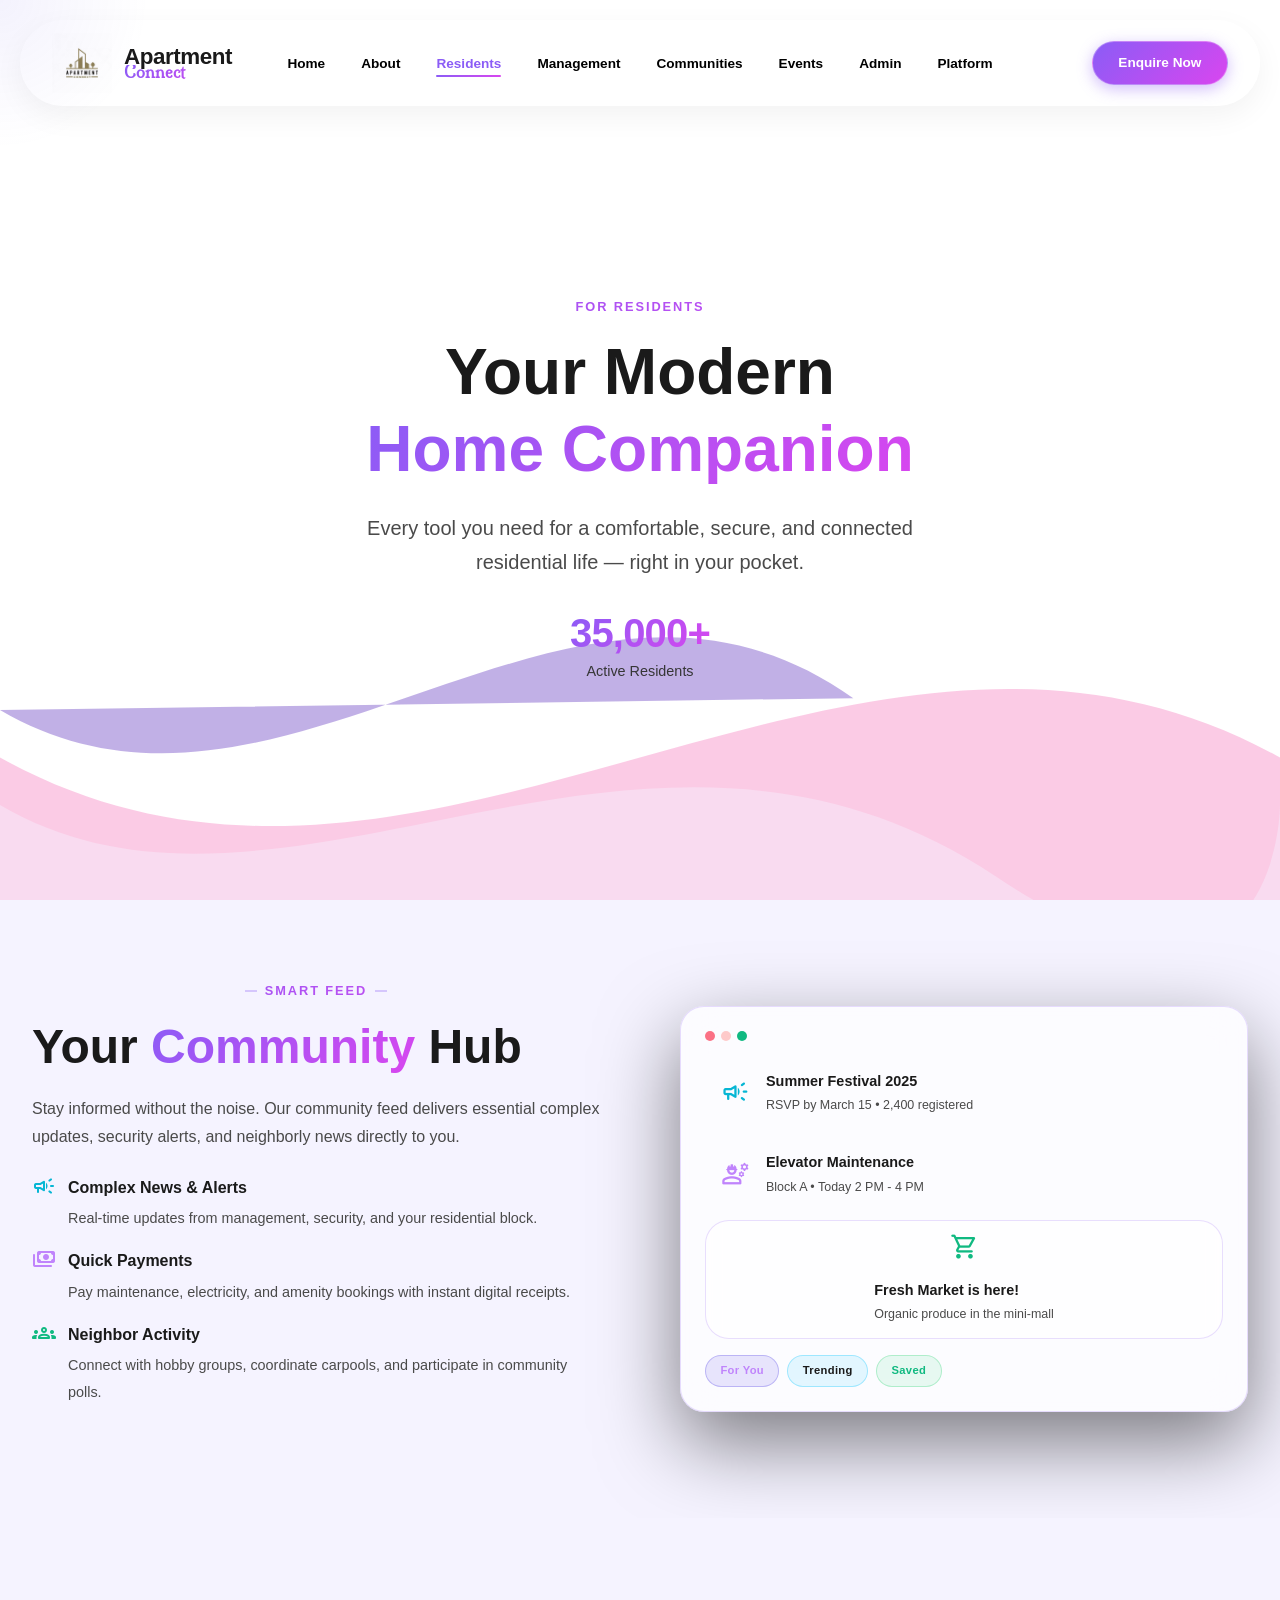
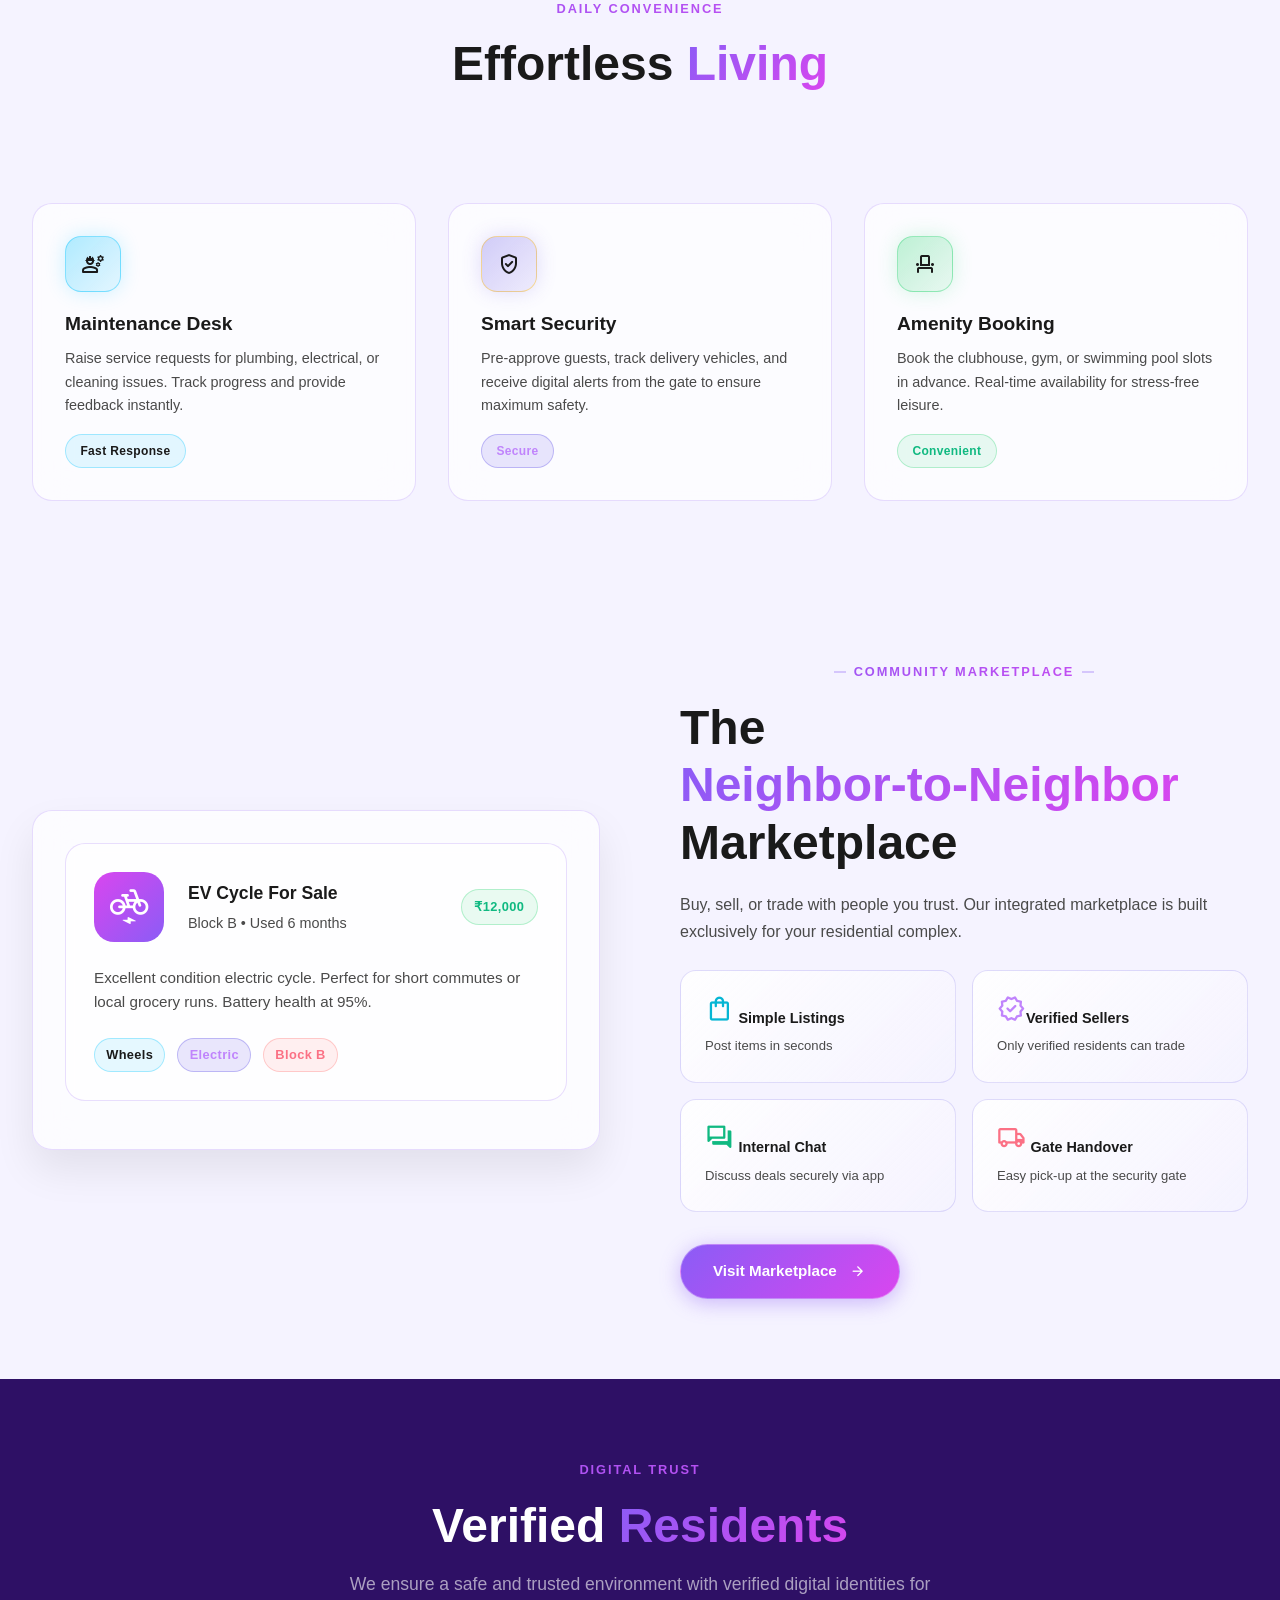
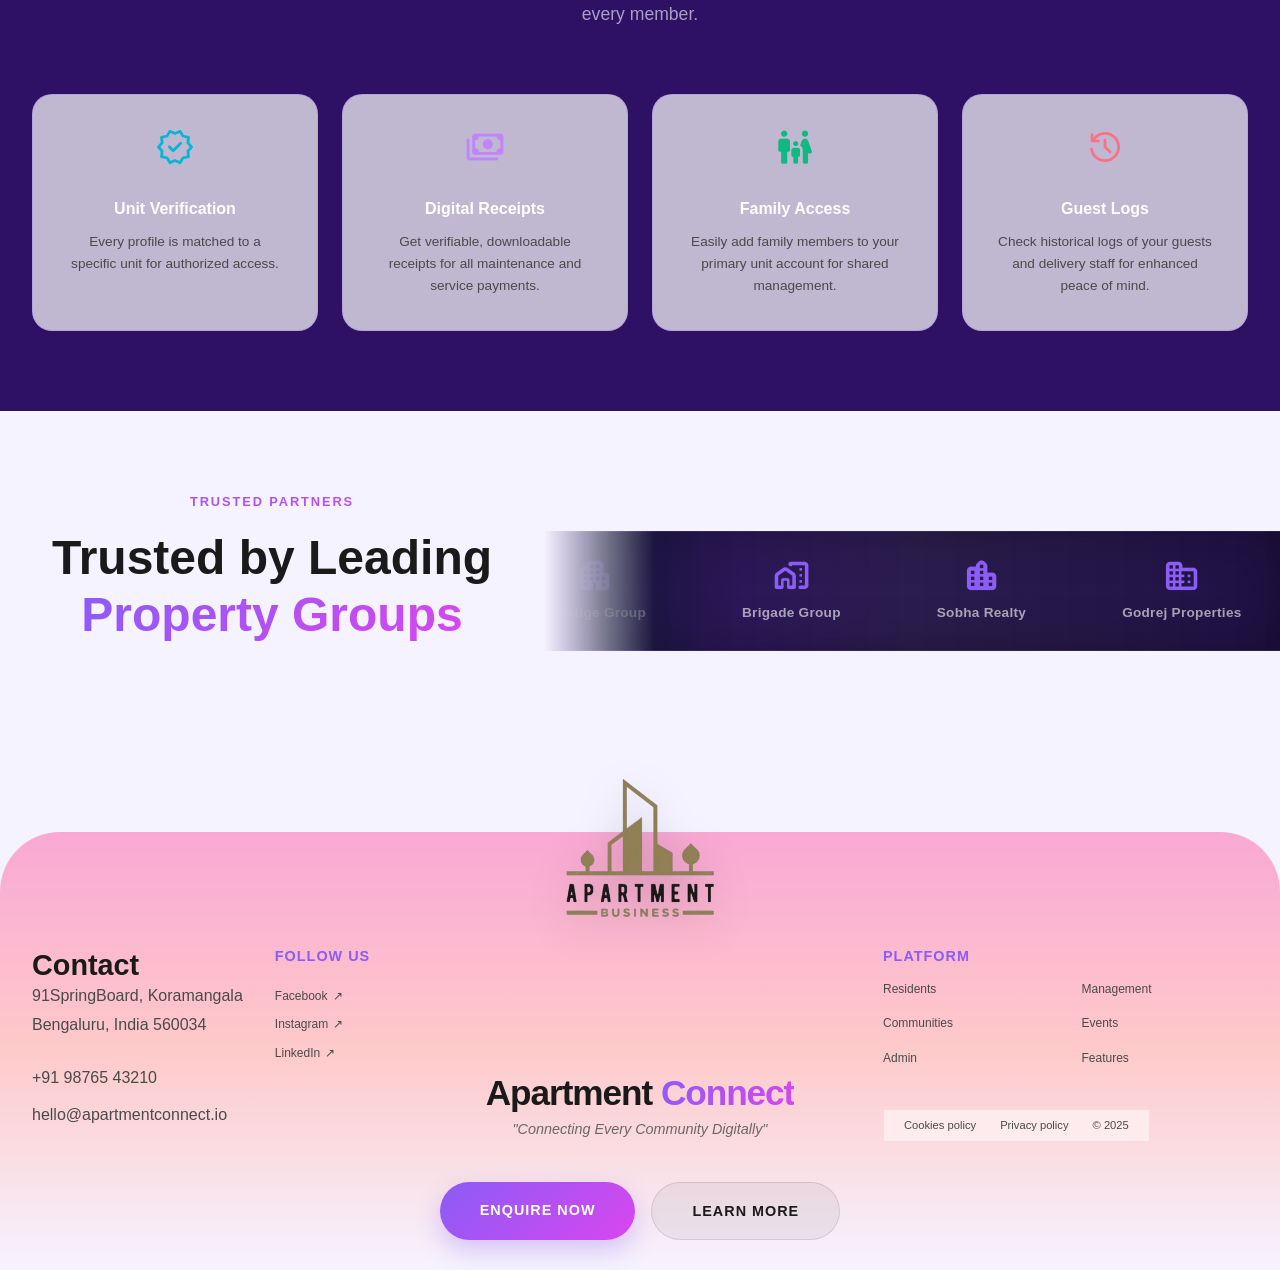
<file: residents.html>
<!DOCTYPE html>
<html lang="en">

<head>
    <meta charset="UTF-8" />
    <meta name="viewport" content="width=device-width, initial-scale=1.0" />
    <title>Resident Experience — Apartment Connect</title>
    <meta name="description"
        content="Discover how Apartment Connect revolutionizes the resident experience with unit management, maintenance tracking, and community social tools." />
    <link rel="icon" href="assets/favicon.png" type="image/png" />
    <link rel="stylesheet"
        href="https://fonts.googleapis.com/css2?family=Material+Symbols+Rounded:opsz,wght,FILL,GRAD@20..48,100..700,0..1,-50..200" />
    <link rel="stylesheet" href="css/style.css" />
</head>

<body>

    <nav class="navbar" id="navbar">
        <a href="index.html" class="navbar-brand">
            <img src="assets/logo.png" alt="Apartment Connect" class="navbar-logo">
            <div class="brand-text-container">
                <span class="brand-part-1">Apartment</span>
                <span class="brand-part-2">Connect</span>
            </div>
        </a>
        <ul class="navbar-menu" id="nav-menu">
            <li><a href="index.html" class="nav-link">Home</a></li>
            <li><a href="about.html" class="nav-link">About</a></li>
            <li><a href="residents.html" class="nav-link">Residents</a></li>
            <li><a href="management.html" class="nav-link">Management</a></li>
            <li><a href="communities.html" class="nav-link">Communities</a></li>
            <li><a href="events.html" class="nav-link">Events</a></li>
            <li><a href="admin.html" class="nav-link">Admin</a></li>
            <li><a href="platform.html" class="nav-link">Platform</a></li>
        </ul>
        <a href="contact.html" class="nav-link navbar-cta">Enquire Now</a>
        <button class="hamburger" id="hamburger"
            aria-label="Toggle menu"><span></span><span></span><span></span></button>
    </nav>

    <section class="page-hero">
        <div class="hero-wave-container">
            <svg class="hero-wave-svg" viewBox="0 0 1440 320" preserveAspectRatio="none">
                <path class="hero-wave-layer-1" d="M0,160 C320,300 640,-20 960,150 C1280,320 1440,160 V320 H0 Z"></path>
                <path class="hero-wave-layer-2" d="M0,200 C480,400 960,0 1440,200 V320 H0 Z"></path>
                <path class="hero-wave-layer-3" d="M0,240 C320,380 720,100 1120,300 C1440,460 1440,240 1440,240 V320 H0 Z"></path>
            </svg>
        </div>
        <div class="container">
            <div class="page-hero-content">
                <span class="section-label reveal">For Residents</span>
                <h1 class="reveal delay-1">Your Modern <span class="gradient-text">Home Companion</span></h1>
                <p class="reveal delay-2">Every tool you need for a comfortable, secure, and connected residential 
                    life — right in your pocket.</p>
                <div style="margin-top:2rem;" class="reveal delay-3">
                    <div style="display:flex;gap:1.5rem;justify-content:center;flex-wrap:wrap;">
                        <div style="text-align:center;">
                            <div class="stat-number" data-target="35000" data-suffix="+">0</div>
                            <div class="stat-label">Active Residents</div>
                        </div>
                    </div>
                </div>
            </div>
        </div>
    </section>

    <!-- PERSONALIZED FEED -->
    <section>
        <div class="container">
            <div class="grid-2" style="align-items:center;gap:5rem;">
                <div class="reveal-left">
                    <span class="section-label">Smart Feed</span>
                    <h2 style="margin-bottom:1.25rem;">Your <span class="gradient-text">Community</span> Hub
                    </h2>
                    <p style="margin-bottom:1.5rem;">Stay informed without the noise. Our community feed delivers 
                        essential complex updates, security alerts, and neighborly news directly to you.</p>
                    <ul style="list-style:none;display:flex;flex-direction:column;gap:1rem;margin-bottom:2rem;">
                        <li style="display:flex;gap:0.75rem;align-items:flex-start;">
                            <span class="material-symbols-rounded"
                                style="font-size:1.5rem;flex-shrink:0;color:var(--neon-blue)">campaign</span>
                            <div><strong style="display:block;color:var(--text-primary);margin-bottom:0.2rem;">Complex News &
                                    Alerts</strong><span
                                    style="font-size:0.9rem;color:var(--text-secondary);">Real-time updates from management, 
                                    security, and your residential block.</span></div>
                        </li>
                        <li style="display:flex;gap:0.75rem;align-items:flex-start;">
                            <span class="material-symbols-rounded"
                                style="font-size:1.5rem;flex-shrink:0;color:var(--electric-purple-light)">payments</span>
                            <div><strong style="display:block;color:var(--text-primary);margin-bottom:0.2rem;">Quick
                                    Payments</strong><span style="font-size:0.9rem;color:var(--text-secondary);">Pay maintenance, 
                                    electricity, and amenity bookings with instant digital receipts.</span></div>
                        </li>
                        <li style="display:flex;gap:0.75rem;align-items:flex-start;">
                            <span class="material-symbols-rounded"
                                style="font-size:1.5rem;flex-shrink:0;color:var(--mint-green)">groups</span>
                            <div><strong style="display:block;color:var(--text-primary);margin-bottom:0.2rem;">Neighbor
                                    Activity</strong><span style="font-size:0.9rem;color:var(--text-secondary);">Connect with 
                                    hobby groups, coordinate carpools, and participate in community polls.</span></div>
                        </li>
                    </ul>
                </div>
                <div class="reveal-right">
                    <div class="hero-mockup">
                        <div class="mockup-bar"><span class="mockup-dot mockup-dot-r"></span><span
                                class="mockup-dot mockup-dot-y"></span><span class="mockup-dot mockup-dot-g"></span>
                        </div>
                        <div style="margin-bottom:1rem;">
                            <div class="glass-card-premium"
                                style="padding:0.75rem 1rem;margin-bottom:10px;display:flex;align-items:center;gap:1rem;min-height:auto;">
                                <div class="material-symbols-rounded" style="font-size:1.8rem;color:var(--neon-blue)">
                                    campaign</div>
                                <div>
                                    <div style="font-weight:600;font-size:0.9rem;color:var(--text-primary);margin-bottom:2px;">
                                        Summer Festival 2025</div>
                                    <div style="font-size:0.78rem;color:var(--text-secondary);">RSVP by March 15 • 2,400
                                        registered</div>
                                </div>
                            </div>
                            <div class="glass-card-premium"
                                style="padding:0.75rem 1rem;margin-bottom:10px;display:flex;align-items:center;gap:1rem;min-height:auto;">
                                <div class="material-symbols-rounded"
                                    style="font-size:1.8rem;color:var(--electric-purple-light)">engineering</div>
                                <div>
                                    <div style="font-weight:600;font-size:0.9rem;color:var(--text-primary);margin-bottom:2px;">
                                        Elevator Maintenance</div>
                                    <div style="font-size:0.78rem;color:var(--text-secondary);">Block A • Today 2 PM - 4 PM</div>
                                </div>
                            </div>
                            <div class="dashboard-widget"
                                style="padding:0.75rem 1rem;display:flex;align-items:center;gap:1rem;min-height:auto;">
                                <div class="material-symbols-rounded" style="font-size:1.8rem;color:var(--mint-green)">
                                    shopping_cart</div>
                                <div>
                                    <div style="font-weight:600;font-size:0.9rem;color:var(--text-primary);margin-bottom:2px;">
                                        Fresh Market is here!</div>
                                    <div style="font-size:0.78rem;color:var(--text-secondary);">Organic produce in the mini-mall</div>
                                </div>
                            </div>
                        </div>
                        <div style="display:flex;gap:8px;flex-wrap:wrap;">
                            <div class="tag tag-purple" style="font-size:0.7rem;">For You</div>
                            <div class="tag tag-blue" style="font-size:0.7rem;">Trending</div>
                            <div class="tag tag-mint" style="font-size:0.7rem;">Saved</div>
                        </div>
                    </div>
                </div>
            </div>
        </div>
    </section>

    <!-- CAREER OPPORTUNITIES -->
    <section style="background:var(--background);">
        <div class="container">
            <div class="section-header">
                <span class="section-label reveal">Daily Convenience</span>
                <h2 class="reveal delay-1">Effortless <span class="gradient-text">Living</span></h2>
                <p class="reveal delay-2">We bring essential residential services and management to your fingertips.
                </p>
            </div>
            <div class="grid-3">
                <div class="feature-card glass-card-premium reveal delay-1">
                    <div class="card-icon card-icon-blue"><span class="material-symbols-rounded">engineering</span>
                    </div>
                    <h3>Maintenance Desk</h3>
                    <p>Raise service requests for plumbing, electrical, or cleaning issues. Track progress and provide 
                        feedback instantly.</p>
                    <div class="tag tag-blue" style="margin-top:1rem;font-size:0.75rem;">Fast Response</div>
                </div>
                <div class="feature-card glass-card-premium reveal delay-2">
                    <div class="card-icon card-icon-purple"><span class="material-symbols-rounded">verified_user</span>
                    </div>
                    <h3>Smart Security</h3>
                    <p>Pre-approve guests, track delivery vehicles, and receive digital alerts from the gate to ensure 
                        maximum safety.</p>
                    <div class="tag tag-purple" style="margin-top:1rem;font-size:0.75rem;">Secure</div>
                </div>
                <div class="feature-card glass-card-premium reveal delay-3">
                    <div class="card-icon card-icon-mint"><span class="material-symbols-rounded">event_seat</span></div>
                    <h3>Amenity Booking</h3>
                    <p>Book the clubhouse, gym, or swimming pool slots in advance. Real-time availability for stress-free 
                        leisure.</p>
                    <div class="tag tag-mint" style="margin-top:1rem;font-size:0.75rem;">Convenient</div>
                </div>
            </div>
        </div>
    </section>

    <!-- STARTUP COLLABORATION -->
    <section>
        <div class="container">
            <div class="grid-2" style="align-items:center;gap:5rem;">
                <div class="reveal-left" style="order:2;">
                    <span class="section-label">Community Marketplace</span>
                    <h2 style="margin-bottom:1.25rem;">The <span class="gradient-text">Neighbor-to-Neighbor</span> 
                        Marketplace</h2>
                    <p style="margin-bottom:1.5rem;">Buy, sell, or trade with people you trust. Our integrated 
                        marketplace is built exclusively for your residential complex.</p>
                    <div class="grid-2" style="gap:1rem;margin-bottom:2rem;">
                        <div class="highlight-box">
                            <div class="material-symbols-rounded"
                                style="font-size:1.8rem;margin-bottom:0.5rem;color:var(--neon-blue)">shopping_bag</div>
                            <strong style="color:var(--text-primary);font-size:0.9rem;">Simple Listings</strong>
                            <p style="font-size:0.82rem;margin-top:0.25rem;">Post items in seconds</p>
                        </div>
                        <div class="highlight-box">
                            <div class="material-symbols-rounded"
                                style="font-size:1.8rem;margin-bottom:0.5rem;color:var(--electric-purple-light)">
                                verified</div><strong style="color:var(--text-primary);font-size:0.9rem;">Verified 
                                Sellers</strong>
                            <p style="font-size:0.82rem;margin-top:0.25rem;">Only verified residents can trade</p>
                        </div>
                        <div class="highlight-box">
                            <div class="material-symbols-rounded"
                                style="font-size:1.8rem;margin-bottom:0.5rem;color:var(--mint-green)">forum</div>
                            <strong style="color:var(--text-primary);font-size:0.9rem;">Internal Chat</strong>
                            <p style="font-size:0.82rem;margin-top:0.25rem;">Discuss deals securely via app</p>
                        </div>
                        <div class="highlight-box">
                            <div class="material-symbols-rounded"
                                style="font-size:1.8rem;margin-bottom:0.5rem;color:var(--soft-coral)">local_shipping</div>
                            <strong style="color:var(--text-primary);font-size:0.9rem;">Gate Handover</strong>
                            <p style="font-size:0.82rem;margin-top:0.25rem;">Easy pick-up at the security gate</p>
                        </div>
                    </div>
                    <a href="communities.html" class="btn btn-primary">Visit Marketplace <span
                            class="material-symbols-rounded"
                            style="font-size: 1.1rem; margin-left: 4px;">arrow_forward</span></a>
                </div>
                <div class="reveal-right" style="order:1;">
                    <div class="glass-card" style="padding:2rem;">
                        <div class="startup-card" style="margin-bottom:1rem;">
                            <div style="display:flex;align-items:center;gap:1.5rem;margin-bottom:1.5rem;">
                                <div class="startup-logo"
                                    style="background:var(--gradient-coral); width: 70px; height: 70px; border-radius: 20px;">
                                    <span class="material-symbols-rounded"
                                        style="color:white;font-size:2.4rem">electric_bike</span>
                                </div>
                                <div>
                                    <div style="font-weight:800;font-size:1.1rem;color:var(--text-primary);">EV Cycle For Sale</div>
                                    <div style="font-size:0.9rem;color:var(--text-secondary);margin-top:2px;">Block B • Used 6 months</div>
                                </div>
                                <div class="tag tag-mint"
                                    style="margin-left:auto;font-size:0.8rem;padding:0.4rem 0.8rem;">₹12,000</div>
                            </div>
                            <p style="font-size:0.95rem;margin-bottom:1.5rem;line-height:1.6;">Excellent condition electric 
                                cycle. Perfect for short commutes or local grocery runs. Battery health at 95%.</p>
                            <div style="display:flex;gap:0.75rem;flex-wrap:wrap;">
                                <div class="tag tag-blue" style="font-size:0.8rem;padding:0.3rem 0.7rem;">Wheels</div>
                                <div class="tag tag-purple" style="font-size:0.8rem;padding:0.3rem 0.7rem;">Electric</div>
                                <div class="tag tag-coral" style="font-size:0.8rem;padding:0.3rem 0.7rem;">Block B</div>
                            </div>
                        </div>
                    </div>
                </div>
            </div>
        </div>
    </section>

    <!-- CERTIFICATIONS -->
    <section class="dark-section" style="background:var(--deep-indigo-darker);">
        <div class="container">
            <div class="section-header">
                <span class="section-label reveal">Digital Trust</span>
                <h2 class="reveal delay-1">Verified <span class="gradient-text">Residents</span></h2>
                <p class="reveal delay-2">We ensure a safe and trusted environment with verified digital identities for 
                    every member.</p>
            </div>
            <div class="grid-4">
                <div class="feature-card reveal delay-1" style="text-align:center;">
                    <div style="font-size:2rem;margin-bottom:1rem;color:var(--neon-blue)"><span
                            class="material-symbols-rounded" style="font-size: 2.5rem;">verified</span></div>
                    <h3 style="font-size:1rem;">Unit Verification</h3>
                    <p style="font-size:0.85rem;">Every profile is matched to a specific unit for authorized access.</p>
                </div>
                <div class="feature-card reveal delay-2" style="text-align:center;">
                    <div style="font-size:2rem;margin-bottom:1rem;color:var(--electric-purple-light)"><span
                            class="material-symbols-rounded" style="font-size: 2.5rem;">payments</span></div>
                    <h3 style="font-size:1rem;">Digital Receipts</h3>
                    <p style="font-size:0.85rem;">Get verifiable, downloadable receipts for all maintenance and service 
                        payments.</p>
                </div>
                <div class="feature-card reveal delay-3" style="text-align:center;">
                    <div style="font-size:2rem;margin-bottom:1rem;color:var(--mint-green)"><span
                            class="material-symbols-rounded" style="font-size: 2.5rem;">family_restroom</span></div>
                    <h3 style="font-size:1rem;">Family Access</h3>
                    <p style="font-size:0.85rem;">Easily add family members to your primary unit account for shared 
                        management.</p>
                </div>
                <div class="feature-card reveal delay-4" style="text-align:center;">
                    <div style="font-size:2rem;margin-bottom:1rem;color:var(--soft-coral)"><span
                            class="material-symbols-rounded" style="font-size: 2.5rem;">history</span></div>
                    <h3 style="font-size:1rem;">Guest Logs</h3>
                    <p style="font-size:0.85rem;">Check historical logs of your guests and delivery staff for enhanced 
                        peace of mind.</p>
                </div>
            </div>
        </div>
    </section>

    <!-- ═══ TRUSTED BY MARQUEE ═══ -->
    <section class="marquee-section" style="padding: 80px 0 0 0; background: var(--background);">
        <div class="container">
            <div class="section-header" style="margin-bottom: 3rem;">
                <span class="section-label reveal">Trusted Partners</span>
                <h2 class="reveal delay-1">Trusted by Leading <span class="gradient-text">Property Groups</span></h2>
            </div>
        </div>
        <div class="marquee-wrapper reveal delay-2">
            <div class="marquee-track">
                <!-- Prestige Group -->
                <div class="marquee-item" title="Prestige Group">
                    <span class="material-symbols-rounded" style="font-size: 2.2rem; color: var(--primary);">apartment</span>
                    <span>Prestige Group</span>
                </div>
                <!-- Brigade Group -->
                <div class="marquee-item" title="Brigade Group">
                    <span class="material-symbols-rounded" style="font-size: 2.2rem; color: var(--primary);">home_work</span>
                    <span>Brigade Group</span>
                </div>
                <!-- Sobha Realty -->
                <div class="marquee-item" title="Sobha Realty">
                    <span class="material-symbols-rounded" style="font-size: 2.2rem; color: var(--primary);">location_city</span>
                    <span>Sobha Realty</span>
                </div>
                <!-- Godrej Properties -->
                <div class="marquee-item" title="Godrej Properties">
                    <span class="material-symbols-rounded" style="font-size: 2.2rem; color: var(--primary);">domain</span>
                    <span>Godrej Properties</span>
                </div>
                <!-- DLF Limited -->
                <div class="marquee-item" title="DLF Limited">
                    <span class="material-symbols-rounded" style="font-size: 2.2rem; color: var(--primary);">villa</span>
                    <span>DLF Limited</span>
                </div>

                <!-- Repeat for seamless loop -->
                <div class="marquee-item" title="Prestige Group">
                    <span class="material-symbols-rounded" style="font-size: 2.2rem; color: var(--primary);">apartment</span>
                    <span>Prestige Group</span>
                </div>
                <div class="marquee-item" title="Brigade Group">
                    <span class="material-symbols-rounded" style="font-size: 2.2rem; color: var(--primary);">home_work</span>
                    <span>Brigade Group</span>
                </div>
                <div class="marquee-item" title="Sobha Realty">
                    <span class="material-symbols-rounded" style="font-size: 2.2rem; color: var(--primary);">location_city</span>
                    <span>Sobha Realty</span>
                </div>
                <div class="marquee-item" title="Godrej Properties">
                    <span class="material-symbols-rounded" style="font-size: 2.2rem; color: var(--primary);">domain</span>
                    <span>Godrej Properties</span>
                </div>
                <div class="marquee-item" title="DLF Limited">
                    <span class="material-symbols-rounded" style="font-size: 2.2rem; color: var(--primary);">villa</span>
                    <span>DLF Limited</span>
                </div>
            </div>
        </div>
    </section>

    <!-- MODERN FOOTER -->
    <footer class="modern-footer">
        <div class="footer-contour-bg">
            <svg class="contour-svg" viewBox="0 0 1440 320" xmlns="http://www.w3.org/2000/svg">
                <path class="contour-line" d="M0,100 C360,180 720,20 1080,180 C1260,260 1440,100" style="animation-delay: 0s;"></path>
                <path class="contour-line" d="M0,120 C360,200 720,40 1080,200 C1260,280 1440,120" style="animation-delay: -2s;"></path>
                <path class="contour-line" d="M0,140 C360,220 720,60 1080,220 C1260,300 1440,140" style="animation-delay: -4s;"></path>
            </svg>
        </div>

        <div class="container">
            <div class="footer-layout-wrapper">
                <!-- LEFT COLUMN: Contact & Socials -->
                <div class="footer-col-left">
                    <div class="footer-contact-info">
                        <h3>Contact</h3>
                        <p>91SpringBoard, Koramangala<br>Bengaluru, India 560034</p>
                        <p style="margin-top: 1.5rem;">+91 98765 43210</p>
                        <p><a href="mailto:hello@apartmentconnect.io">hello@apartmentconnect.io</a></p>
                    </div>

                    <div class="footer-social-links">
                        <h3>Follow Us</h3>
                        <a href="#">Facebook <span class="arrow">↗</span></a>
                        <a href="#">Instagram <span class="arrow">↗</span></a>
                        <a href="#">LinkedIn <span class="arrow">↗</span></a>
                    </div>
                </div>

                <!-- CENTER COLUMN: Logo, Brand, Tagline, Buttons -->
                <div class="footer-col-center">
                    <div class="footer-logo-large">
                        <img src="assets/bgrmlogo.png" alt="Apartment Connect">
                    </div>
                    <h2 class="footer-brand-name">Apartment <span class="accent-text">Connect</span></h2>
                    <p class="footer-tagline">"Connecting Every Community Digitally"</p>
                    <div class="footer-action-buttons">
                        <a href="contact.html" class="btn-footer primary">Enquire Now</a>
                        <a href="about.html" class="btn-footer secondary">Learn More</a>
                    </div>
                </div>

                <!-- RIGHT COLUMN: Platform, Legal Pill -->
                <div class="footer-col-right">
                    <div class="footer-nav-links">
                        <h3>Platform</h3>
                        <ul>
                            <li><a href="residents.html">Residents</a></li>
                            <li><a href="management.html">Management</a></li>
                            <li><a href="communities.html">Communities</a></li>
                            <li><a href="events.html">Events</a></li>
                            <li><a href="admin.html">Admin</a></li>
                            <li><a href="platform.html">Features</a></li>
                        </ul>
                    </div>

                    <div class="footer-legal-pill">
                        <a href="#">Cookies policy</a>
                        <a href="#">Privacy policy</a>
                        <span>© 2025</span>
                    </div>
                </div>
            </div>
        </div>
    </footer>

    <script src="js/main.js"></script>
</body>

</html>
</file>
<file: css/style.css>
/* ===================================================
   CAMPUS CONNECT — GLOBAL DESIGN SYSTEM
   =================================================== */

@import url('https://fonts.googleapis.com/css2?family=Poppins:wght@300;400;500;600;700;800;900&family=Pacifico&display=swap');
@import url('https://fonts.googleapis.com/css2?family=Milonga&display=swap');
@import url('https://fonts.googleapis.com/css2?family=Material+Symbols+Outlined:opsz,wght,FILL,GRAD@20..48,100..700,0..1,-50..200');

.material-symbols-outlined {
  font-family: 'Material Symbols Outlined', sans-serif;
  font-variation-settings: 'FILL' 0, 'wght' 400, 'GRAD' 0, 'opsz' 24;
  display: flex !important;
  align-items: center;
  justify-content: center;
  vertical-align: middle;
  line-height: 1;
  text-rendering: optimizeLegibility;
  -webkit-font-smoothing: antialiased;
}

/* ─── CSS VARIABLES ─── */
:root {
  /* Light Purple Sunset Palette */
  --lp-purple: #b29de0;
  --lp-pink: #f9a8d4;
  --lp-peach: #fecaca;
  --lp-cream: #f5f3ff;
  --creamy-bg: #f5f3ff;

  /* White & Yellow Palette */
  --background: var(--creamy-bg);
  --surface: rgba(255, 249, 230, 0.4);
  --surface-light: rgba(255, 255, 255, 0.8);
  --surface-hover: rgba(255, 230, 0, 0.05);

  --primary: #8b5cf6;
  --secondary: #c084fc;
  --accent: #d946ef;
  --orange-vibrant: #ec4899;

  --text-primary: #1A1A1A;
  --text-secondary: #4A4A4A;
  --text-muted: #888888;

  --deep-indigo: #4c1d95;
  /* Retained for specific contrasts if needed */
  --electric-purple: #8b5cf6;
  --neon-blue: #06b6d4;
  --soft-pink: #d946ef;
  --soft-coral: #fb7185;
  --mint-green: #10b981;
  --electric-purple-light: #c084fc;
  --deep-indigo-darker: #2e1065;
  /* Darker than --deep-indigo for high contrast footers */
  --white: #FFFFFF;
  --white-60: rgba(255, 255, 255, 0.6);
  --white-20: rgba(255, 255, 255, 0.2);
  --white-10: rgba(255, 255, 255, 0.1);

  /* Typography */
  --font-heading: 'Inter', sans-serif;
  --font-body: 'Inter', sans-serif;
  --font-accent: 'Inter', sans-serif;

  /* Gradients */
  --gradient-primary: linear-gradient(135deg, #8b5cf6 0%, #d946ef 100%);
  --gradient-hero: linear-gradient(135deg, var(--lp-purple) 0%, var(--lp-pink) 40%, var(--lp-peach) 70%, var(--lp-cream) 100%);
  --gradient-card: linear-gradient(135deg, rgba(255, 255, 255, 0.9) 0%, rgba(245, 243, 255, 0.7) 100%);
  --gradient-glow: radial-gradient(circle at center, rgba(139, 92, 246, 0.4) 0%, transparent 70%);

  /* Glassmorphism Refined for Light Theme */
  --glass-bg: rgba(255, 255, 255, 0.7);
  --glass-border: rgba(139, 92, 246, 0.2);
  --glass-blur: blur(20px);
  --glass-shadow: 0 20px 40px rgba(0, 0, 0, 0.08);
  --glass-inner-shadow: inset 0 0 0 1px rgba(255, 255, 255, 0.5);

  --primary-glow: rgba(139, 92, 246, 0.4);

  /* Transitions */
  --transition-fast: 0.2s ease;
  --transition-base: 0.4s cubic-bezier(0.16, 1, 0.3, 1);
  --transition-slow: 0.8s cubic-bezier(0.16, 1, 0.3, 1);
  --transition-spring: 0.6s cubic-bezier(0.34, 1.56, 0.64, 1);

  --gradient-coral: linear-gradient(135deg, #d946ef 0%, #8b5cf6 100%);
  --gradient-mint: linear-gradient(135deg, #2ED573 0%, #7BED9F 100%);
  --gradient-purple: linear-gradient(135deg, #B29DE0 0%, #F9A8D4 100%);
}

/* ─── RESET & BASE ─── */
*,
*::before,
*::after {
  box-sizing: border-box;
  margin: 0;
  padding: 0;
}

html {
  scroll-behavior: smooth;
  font-size: 16px;
}

body {
  font-family: var(--font-body);
  background: var(--background);
  color: var(--text-primary);
  overflow-x: hidden;
  line-height: 1.7;
  -webkit-font-smoothing: antialiased;
}

a {
  text-decoration: none;
  color: inherit;
}

img {
  max-width: 100%;
  display: block;
}

ul {
  list-style: none;
}

/* ─── SCROLLBAR ─── */
::-webkit-scrollbar {
  width: 6px;
}

::-webkit-scrollbar-track {
  background: var(--deep-indigo-darker);
}

::-webkit-scrollbar-thumb {
  background: var(--electric-purple);
  border-radius: 3px;
}

/* ─── SELECTION ─── */
::selection {
  background: rgba(255, 184, 0, 0.4);
  color: var(--white);
}

/* ─── TYPOGRAPHY ─── */
h1,
h2,
h3,
h4,
h5,
h6 {
  font-family: var(--font-heading);
  line-height: 1.2;
  font-weight: 700;
  color: inherit;
}

h1 {
  font-size: clamp(2.5rem, 6vw, 5rem);
}

h2 {
  font-size: clamp(1.8rem, 4vw, 3rem);
}

h3 {
  font-size: clamp(1.3rem, 2.5vw, 1.8rem);
}

h4 {
  font-size: 1.2rem;
}

p {
  font-size: 1rem;
  color: var(--text-secondary);
  /* Changed from var(--white-60) for light theme visibility */
}

.section-label {
  font-family: var(--font-accent);
  font-size: 0.8rem;
  font-weight: 700;
  letter-spacing: 0.15em;
  text-transform: uppercase;
  background: var(--gradient-primary);
  -webkit-background-clip: text;
  background-clip: text;
  -webkit-text-fill-color: transparent;
  margin-bottom: 1rem;
  display: flex;
  align-items: center;
  justify-content: center;
  gap: 0.5rem;
}

.section-label::before,
.section-label::after {
  content: '';
  width: 12px;
  height: 2px;
  background: var(--primary);
  opacity: 0.3;
}

.gradient-text {
  background: var(--gradient-primary);
  -webkit-background-clip: text;
  background-clip: text;
  -webkit-text-fill-color: transparent;
  display: inline-block;
  font-weight: 800;
}

h1 span.vice-city-heading, 
h2 span.vice-city-heading,
.vice-city-heading {
  font-family: 'Pacifico', cursive !important;
  color: #FFFFFF !important;
  -webkit-text-fill-color: #FFFFFF !important;
  -webkit-text-stroke: 1.5px #FFFFFF !important;
  background: none !important;
  -webkit-background-clip: unset !important;
  background-clip: unset !important;
  text-shadow: 
    0 0 5px #fff,
    0 0 10px #ff007f,
    0 0 20px #ff007f,
    0 0 40px #ff007f,
    3px 3px 0px rgba(0,0,0,0.8) !important;
  display: inline-block;
  padding: 0 0.15em 0.12em;
  font-weight: 400 !important;
  transform: rotate(-2deg) !important;
}

/* ─── DARK SECTION UTILITY ─── */
.dark-section h1,
.dark-section h2,
.dark-section h3,
.dark-section h4,
.dark-section h5,
.dark-section h6 {
  color: var(--white) !important;
}

.dark-section .section-header p {
  color: var(--white-60) !important;
}

.dark-section .section-label {
  color: var(--primary) !important;
}



.gradient-text-coral {
  background: var(--gradient-coral);
  -webkit-background-clip: text;
  background-clip: text;
  -webkit-text-fill-color: transparent;
  filter: drop-shadow(2px 2px 2px rgba(0,0,0,0.15)) 
          drop-shadow(4px 4px 4px rgba(0,0,0,0.12)) 
          drop-shadow(8px 8px 8px rgba(0,0,0,0.1)) 
          drop-shadow(16px 16px 16px rgba(0,0,0,0.08));
  position: relative;
  z-index: 1;
  white-space: nowrap;
  /* Enforce single line for the gradient phrase */
}

/* ─── LAYOUT ─── */
.container {
  max-width: var(--container-max);
  margin: 0 auto;
  padding: 0 2rem;
}

section {
  padding: 80px 0;
  display: flex;
  align-items: center;
  position: relative;
  overflow: hidden;
  background: var(--background);
  scroll-snap-align: start;
  scroll-snap-stop: always;
}

.section-header {
  text-align: center;
  margin-bottom: 4rem;
}

.section-header h2 {
  margin-bottom: 1rem;
}

.section-header p {
  max-width: 600px;
  margin: 0 auto;
  font-size: 1.1rem;
}

/* ─── NAVBAR ─── */
.navbar {
  position: fixed;
  top: 20px;
  left: 50%;
  transform: translateX(-50%);
  margin: 0 auto;
  width: calc(100% - 40px);
  max-width: var(--container-max);
  border-radius: 50px;
  z-index: 1000;
  padding: 0.8rem 2rem;
  transition: all var(--transition-base);
  display: grid;
  grid-template-columns: 1fr auto 1fr;
  align-items: center;
  gap: 20px;

  background: rgba(255, 255, 255, 0.6);
  backdrop-filter: blur(25px);
  -webkit-backdrop-filter: blur(25px);
  /* border removed for cleaner look */
  box-shadow: 0 10px 30px rgba(0, 0, 0, 0.05);
}

.navbar.scrolled {
  background: rgba(255, 255, 255, 0.98);
  padding: 0.6rem 2rem;
  box-shadow: 0 12px 40px rgba(0, 0, 0, 0.1);
  top: 15px;
}

.navbar-brand {
  display: flex;
  align-items: center;
  gap: 0.75rem;
  font-family: var(--font-heading);
  font-size: 1.4rem;
  font-weight: 800;
  justify-self: start;
}

.navbar-logo {
  height: 60px;
  width: auto;
  object-fit: contain;
}

.footer-logo {
  height: 80px;
  width: auto;
  object-fit: contain;
  margin-bottom: 0.5rem;
}

.brand-text-container {
  display: flex;
  flex-direction: column;
  line-height: 0.9;
  text-align: left;
}

.brand-part-1 {
  font-size: 1.4rem;
  font-weight: 800;
  letter-spacing: -0.02em;
  color: var(--text-primary);
}

.brand-part-2 {
  font-family: 'Milonga', cursive;
  font-size: 1rem;
  background: var(--gradient-primary);
  -webkit-background-clip: text;
  background-clip: text;
  -webkit-text-fill-color: transparent;
  margin-top: -2px;
}

.brand-icon {
  width: 36px;
  height: 36px;
  background: var(--gradient-primary);
  border-radius: 10px;
  display: flex;
  align-items: center;
  justify-content: center;
  font-size: 1.1rem;
  box-shadow: 0 0 20px rgba(108, 92, 231, 0.5);
}

.brand-text {
  background: var(--gradient-primary);
  -webkit-background-clip: text;
  background-clip: text;
  -webkit-text-fill-color: transparent;
}

.navbar-menu {
  display: flex;
  align-items: center;
  gap: 0.25rem;
  justify-self: center;
}

.navbar-cta,
.navbar-cta-group {
  justify-self: end;
  display: flex;
  align-items: center;
  gap: 1rem;
}

.nav-link {
  font-family: var(--font-accent);
  font-size: 0.85rem;
  font-weight: 600;
  color: #000000;
  padding: 0.5rem 1rem;
  border-radius: 8px;
  transition: all var(--transition-fast);
  position: relative;
  white-space: nowrap;
}

.float-item {
  opacity: 0;
  transform: translateY(-10px);
  animation: nav-float-in 0.6s cubic-bezier(0.2, 0.8, 0.2, 1) forwards;
}

@keyframes nav-float-in {
  to {
    opacity: 1;
    transform: translateY(0);
  }
}

.nav-link::after {
  content: '';
  position: absolute;
  bottom: 2px;
  left: 50%;
  right: 50%;
  height: 2px;
  background: var(--gradient-primary);
  border-radius: 2px;
  transition: all var(--transition-base);
}

.nav-link:hover,
.nav-link.active {
  color: var(--primary);
}

.nav-link.active::after {
  left: 1rem;
  right: 1rem;
}

.navbar-cta {
  background: var(--gradient-primary);
  color: #FFFFFF !important;
  padding: 0.6rem 1.6rem !important;
  border-radius: 50px !important;
  font-weight: 700 !important;
  box-shadow: 0 4px 15px var(--primary-glow);
  transition: all var(--transition-base) !important;
  border: 1px solid rgba(255, 255, 255, 0.3) !important;
}

.navbar-cta:hover {
  transform: translateY(-2px);
  box-shadow: 0 8px 25px var(--primary-glow) !important;
  filter: brightness(1.1);
}

.navbar-cta::after {
  display: none !important;
}

.hamburger {
  display: none;
  flex-direction: column;
  gap: 5px;
  cursor: pointer;
  padding: 8px;
  border-radius: 8px;
  transition: background var(--transition-fast);
}

.hamburger:hover {
  background: var(--white-10);
}

.hamburger span {
  display: block;
  width: 22px;
  height: 2px;
  background: var(--white);
  border-radius: 2px;
  transition: all var(--transition-base);
}

.hamburger.active span:nth-child(1) {
  transform: translateY(7px) rotate(45deg);
}

.hamburger.active span:nth-child(2) {
  opacity: 0;
  transform: scaleX(0);
}

.hamburger.active span:nth-child(3) {
  transform: translateY(-7px) rotate(-45deg);
}

/* ─── BUTTONS ─── */
.btn {
  display: inline-flex;
  align-items: center;
  gap: 0.5rem;
  padding: 0.85rem 2rem;
  border-radius: 50px;
  font-family: var(--font-accent);
  font-weight: 600;
  font-size: 0.95rem;
  cursor: pointer;
  border: none;
  transition: all var(--transition-spring);
  position: relative;
  overflow: hidden;
}

.btn::before {
  content: '';
  position: absolute;
  top: 50%;
  left: 50%;
  width: 0;
  height: 0;
  background: rgba(255, 255, 255, 0.2);
  border-radius: 50%;
  transform: translate(-50%, -50%);
  transition: width 0.6s, height 0.6s;
}

.btn:hover::before {
  width: 300px;
  height: 300px;
}

.btn-primary {
  background: var(--gradient-primary);
  color: var(--white);
  box-shadow: 0 4px 20px var(--primary-glow);
  border: 1px solid rgba(255, 255, 255, 0.3);
}

.btn-primary:hover {
  transform: translateY(-3px);
  box-shadow: 0 8px 30px var(--primary-glow);
  filter: brightness(1.1);
}

.btn-secondary {
  background: transparent;
  color: var(--text-primary);
  border: 1px solid rgba(0, 0, 0, 0.15);
  backdrop-filter: var(--glass-blur);
}

.btn-secondary:hover {
  background: rgba(0, 0, 0, 0.05);
  border-color: rgba(0, 0, 0, 0.3);
  transform: translateY(-3px);
}

/* Context-aware contrast for dark containers */
.dark-section .btn-secondary,
.page-hero .btn-secondary,
.footer .btn-secondary,
.premium-section .btn-secondary {
  color: var(--white);
  border-color: var(--glass-border);
}

.dark-section .btn-secondary:hover,
.page-hero .btn-secondary:hover,
.footer .btn-secondary:hover,
.premium-section .btn-secondary:hover {
  background: var(--white-10);
  border-color: var(--white-30);
}

.btn-coral {
  background: var(--gradient-coral);
  color: var(--white);
  box-shadow: 0 4px 20px rgba(255, 107, 107, 0.3);
}

.btn-coral:hover {
  transform: translateY(-3px);
  box-shadow: 0 8px 30px rgba(255, 107, 107, 0.5);
}

.btn-mint {
  background: var(--gradient-mint);
  color: var(--white);
  box-shadow: 0 4px 20px rgba(46, 213, 115, 0.3);
}

.btn-mint:hover {
  transform: translateY(-3px);
  box-shadow: 0 8px 30px rgba(46, 213, 115, 0.5);
}

/* ─── GLASSMORPHISM CARD ─── */
.glass-card {
  background: var(--glass-bg);
  border: 1px solid var(--glass-border);
  backdrop-filter: var(--glass-blur);
  -webkit-backdrop-filter: var(--glass-blur);
  border-radius: 20px;
  box-shadow: var(--glass-shadow);
  transition: all var(--transition-base);
}

.glass-card:hover {
  background: rgba(255, 255, 255, 0.08);
  border-color: rgba(108, 92, 231, 0.3);
  box-shadow: 0 12px 48px rgba(0, 0, 0, 0.4), 0 0 0 1px rgba(108, 92, 231, 0.2);
  transform: translateY(-6px);
}

/* ─── FEATURE CARDS ─── */
.feature-card {
  background: var(--glass-bg);
  border: 1px solid var(--glass-border);
  backdrop-filter: var(--glass-blur);
  -webkit-backdrop-filter: var(--glass-blur);
  border-radius: 20px;
  padding: 2rem;
  transition: all var(--transition-spring);
  position: relative;
  overflow: hidden;
  cursor: default;
}

.feature-card::before {
  content: '';
  position: absolute;
  top: 0;
  left: 0;
  right: 0;
  height: 3px;
  background: var(--gradient-primary);
  transform: scaleX(0);
  transform-origin: left;
  transition: transform var(--transition-base);
}

.feature-card:hover::before {
  transform: scaleX(1);
}

.feature-card:hover {
  transform: translateY(-8px) scale(1.02);
  border-color: rgba(255, 184, 0, 0.4);
  box-shadow: 0 20px 60px rgba(0, 0, 0, 0.4), 0 0 80px rgba(108, 92, 231, 0.1);
}

.card-icon {
  width: 56px;
  height: 56px;
  border-radius: 16px;
  display: flex;
  align-items: center;
  justify-content: center;
  font-size: 1.5rem;
  margin-bottom: 1.25rem;
  position: relative;
}

.card-icon-purple {
  background: linear-gradient(135deg, rgba(108, 92, 231, 0.3), rgba(108, 92, 231, 0.1));
  border: 1px solid rgba(255, 184, 0, 0.4);
  box-shadow: 0 0 20px rgba(108, 92, 231, 0.2);
}

.card-icon-blue {
  background: linear-gradient(135deg, rgba(0, 194, 255, 0.3), rgba(0, 194, 255, 0.1));
  border: 1px solid rgba(0, 194, 255, 0.4);
  box-shadow: 0 0 20px rgba(0, 194, 255, 0.2);
}

.card-icon-coral {
  background: linear-gradient(135deg, rgba(255, 107, 107, 0.3), rgba(255, 107, 107, 0.1));
  border: 1px solid rgba(255, 107, 107, 0.4);
  box-shadow: 0 0 20px rgba(255, 107, 107, 0.2);
}

.card-icon-mint {
  background: linear-gradient(135deg, rgba(46, 213, 115, 0.3), rgba(46, 213, 115, 0.1));
  border: 1px solid rgba(46, 213, 115, 0.4);
  box-shadow: 0 0 20px rgba(46, 213, 115, 0.2);
}

.feature-card h3 {
  font-size: 1.2rem;
  margin-bottom: 0.75rem;
  color: var(--text-primary);
}

.feature-card p {
  font-size: 0.9rem;
  line-height: 1.65;
}

/* ─── GRID LAYOUTS ─── */
.grid-2 {
  display: grid;
  grid-template-columns: repeat(2, 1fr);
  gap: 2rem;
}

.grid-3 {
  display: grid;
  grid-template-columns: repeat(3, 1fr);
  gap: 2rem;
}

.grid-4 {
  display: grid;
  grid-template-columns: repeat(4, 1fr);
  gap: 1.5rem;
}

.grid-auto {
  display: grid;
  grid-template-columns: repeat(auto-fit, minmax(280px, 1fr));
  gap: 2rem;
}

/* ─── STATS GRID FIX ─── */
.stats-grid {
  display: grid;
  grid-template-columns: repeat(4, 1fr);
  gap: 2rem;
  width: 100%;
}

/* ─── STATS COUNTER ─── */
.stat-item {
  text-align: center;
  padding: 2rem;
}

.stat-number {
  font-family: var(--font-heading);
  font-size: clamp(1.8rem, 3.2vw, 2.5rem);
  font-weight: 800;
  background: var(--gradient-primary);
  -webkit-background-clip: text;
  background-clip: text;
  -webkit-text-fill-color: transparent;
  line-height: 1.1;
  margin-bottom: 0.25rem;
  letter-spacing: -0.02em;
}

.stat-label {
  color: rgb(54, 54, 54);
  font-size: 0.9rem;
  font-family: var(--font-accent);
  font-weight: 500;
}

/* ─── FLOATING ORBS / BACKGROUND ─── */
.bg-orb {
  position: absolute;
  border-radius: 50%;
  filter: blur(80px);
  opacity: 0.15;
  pointer-events: none;
  animation: float-orb 8s ease-in-out infinite;
}

.bg-orb-1 {
  width: 500px;
  height: 500px;
  background: var(--electric-purple);
  top: -200px;
  right: -100px;
  animation-delay: 0s;
}

.bg-orb-2 {
  width: 400px;
  height: 400px;
  background: var(--neon-blue);
  bottom: -150px;
  left: -100px;
  animation-delay: 3s;
}

.bg-orb-3 {
  width: 300px;
  height: 300px;
  background: var(--soft-coral);
  top: 50%;
  right: 20%;
  animation-delay: 5s;
}

@keyframes float-orb {

  0%,
  100% {
    transform: translate(0, 0) scale(1);
  }

  33% {
    transform: translate(30px, -30px) scale(1.05);
  }

  66% {
    transform: translate(-20px, 20px) scale(0.95);
  }
}

/* ─── HERO PARTICLES ─── */
#hero-canvas {
  position: absolute;
  top: 0;
  left: 0;
  width: 100%;
  height: 100%;
  pointer-events: none;
}

/* ─── PAGE HERO ─── */
.page-hero {
  height: 100vh;
  min-height: 600px;
  display: flex;
  align-items: center;
  justify-content: center;
  background: var(--gradient-hero);
  position: relative;
  overflow: hidden;
  padding-top: 140px;
  /* Increased to avoid floating navbar overlap */
}

.page-hero-content {
  position: relative;
  z-index: 2;
  text-align: center;
  max-width: 1000px;
  /* Increased to allow single-line headlines */
  margin: 0 auto;
}

.page-hero-content h1 {
  margin-bottom: 1.5rem;
}

.page-hero-content p {
  font-size: 1.2rem;
  color: var(--white-60);
}

/* ─── TAG / BADGE ─── */
.tag {
  display: inline-flex;
  align-items: center;
  gap: 0.4rem;
  padding: 0.35rem 0.9rem;
  border-radius: 30px;
  font-family: var(--font-accent);
  font-size: 0.78rem;
  font-weight: 600;
  letter-spacing: 0.03em;
}

.tag-purple {
  background: rgba(108, 92, 231, 0.15);
  border: 1px solid rgba(108, 92, 231, 0.35);
  color: var(--electric-purple-light);
}

.tag-blue {
  background: rgba(0, 194, 255, 0.1);
  border: 1px solid rgba(0, 194, 255, 0.3);
  color: var(--neon-blue-light);
}

.tag-coral {
  background: rgba(255, 107, 107, 0.1);
  border: 1px solid rgba(255, 107, 107, 0.3);
  color: var(--soft-coral);
}

.tag-mint {
  background: rgba(46, 213, 115, 0.1);
  border: 1px solid rgba(46, 213, 115, 0.3);
  color: var(--mint-green);
}

/* ─── DIVIDER ─── */
.divider {
  width: 60px;
  height: 3px;
  background: var(--gradient-primary);
  border-radius: 2px;
  margin: 1rem auto;
}

/* ─── FULL PACKED ANIMATIONS & EFFECTS ─── */
@keyframes float {

  0%,
  100% {
    transform: translateY(0);
  }

  50% {
    transform: translateY(-10px);
  }
}

@keyframes pulse-soft {

  0%,
  100% {
    transform: scale(1);
    opacity: 1;
  }

  50% {
    transform: scale(1.05);
    opacity: 0.8;
  }
}

@keyframes spin-slow {
  from {
    transform: rotate(0deg);
  }

  to {
    transform: rotate(360deg);
  }
}

@keyframes shine {
  0% {
    transform: translateX(-100%) rotate(45deg);
  }

  100% {
    transform: translateX(200%) rotate(45deg);
  }
}

.hover-float {
  transition: transform var(--transition-base), box-shadow var(--transition-base) !important;
}

.hover-float:hover {
  transform: translateY(-8px) !important;
  box-shadow: 0 15px 30px rgba(0, 0, 0, 0.3) !important;
}

.hover-glow {
  transition: all var(--transition-base);
}

.hover-glow:hover {
  box-shadow: 0 0 20px var(--neon-blue-light), 0 0 40px var(--electric-purple);
  transform: scale(1.05);
}

.animate-float {
  animation: float 4s ease-in-out infinite;
}

.animate-pulse {
  animation: pulse-soft 3s ease-in-out infinite;
}

.shine-effect {
  position: relative;
  overflow: hidden;
}

.shine-effect::after {
  content: '';
  position: absolute;
  top: -50%;
  left: -50%;
  width: 20%;
  height: 200%;
  background: rgba(255, 255, 255, 0.2);
  transform: rotate(45deg);
  animation: shine 4s ease-in-out infinite;
}

/* ─── HOVER 3D FLIP (About Cards) ─── */
.hover-3d-flip {
  transition: transform 0.6s cubic-bezier(0.175, 0.885, 0.32, 1.275), box-shadow 0.6s ease;
  transform-style: preserve-3d;
}

.hover-3d-flip:hover {
  transform: perspective(1000px) rotateX(4deg) translateY(-10px);
  box-shadow: 0 30px 60px rgba(0, 0, 0, 0.4), 0 0 40px var(--neon-blue) inset;
  border-color: var(--neon-blue);
}

.hover-3d-flip:hover p {
  color: white !important;
}

/* ─── HOVER SLIDE UP (Events Highlight) ─── */
.hover-slide-up {
  transition: all 0.4s ease;
  overflow: hidden;
  position: relative;
  border: 1px solid transparent;
}

.hover-slide-up::before {
  content: '';
  position: absolute;
  top: 100%;
  left: 0;
  width: 100%;
  height: 100%;
  background: linear-gradient(to top, rgba(108, 92, 231, 0.1), transparent);
  transition: top 0.4s ease;
  z-index: 0;
}

.hover-slide-up:hover {
  transform: translateY(-8px);
  border-color: var(--electric-purple);
  box-shadow: 0 10px 30px rgba(108, 92, 231, 0.2);
}

.hover-slide-up:hover::before {
  top: 0;
}

.hover-slide-up>* {
  position: relative;
  z-index: 1;
}

/* ─── HOVER PULSE EXPAND (Platform Map) ─── */
.hover-pulse-expand {
  transition: all 0.4s cubic-bezier(0.4, 0, 0.2, 1);
}

.hover-pulse-expand:hover {
  transform: scale(1.03) translateX(10px);
  background: rgba(255, 255, 255, 0.05);
  box-shadow: -10px 0 20px rgba(108, 92, 231, 0.15);
  border-left-color: var(--neon-blue);
}

/* ─── HOVER NEON BORDER (Contact Info) ─── */
.hover-neon-border {
  position: relative;
  transition: all 0.4s ease;
}

.hover-neon-border::after {
  content: '';
  position: absolute;
  top: 0;
  left: 0;
  right: 0;
  bottom: 0;
  border-radius: inherit;
  box-shadow: 0 0 0 0 transparent;
  transition: box-shadow 0.4s ease;
  pointer-events: none;
}

.hover-neon-border:hover {
  transform: translateY(-5px);
  background: rgba(20, 24, 46, 0.9);
}

.hover-neon-border:hover p,
.hover-neon-border:hover h4 {
  color: white !important;
}

.hover-neon-border:hover::after {
  box-shadow: 0 0 20px 2px var(--soft-coral), inset 0 0 10px 1px var(--soft-coral);
}

/* ─── CONTINUOUS MARQUEE (Trust Badges) ─── */
.marquee-wrapper {
  overflow: hidden;
  position: relative;
  width: 100%;
  display: flex;
}

.marquee-content {
  display: flex;
  min-width: 200%;
  animation: scroll-left 25s linear infinite;
  gap: 2rem;
  padding: 1rem 0;
}

.marquee-content:hover {
  animation-play-state: paused;
}

@keyframes scroll-left {
  0% {
    transform: translateX(0);
  }

  100% {
    transform: translateX(-50%);
  }
}

/* ─── SCROLL ANIMATIONS ─── */
.reveal {
  opacity: 0;
  transform: translateY(40px);
  transition: opacity 0.7s ease, transform 0.7s ease;
}

.reveal.visible {
  opacity: 1;
  transform: translateY(0);
}

.reveal-left {
  opacity: 0;
  transform: translateX(-40px);
  transition: opacity 0.7s ease, transform 0.7s ease;
}

.reveal-left.visible {
  opacity: 1;
  transform: translateX(0);
}

.reveal-right {
  opacity: 0;
  transform: translateX(40px);
  transition: opacity 0.7s ease, transform 0.7s ease;
}

.reveal-right.visible {
  opacity: 1;
  transform: translateX(0);
}

.reveal-scale {
  opacity: 0;
  transform: scale(0.9);
  transition: opacity 0.7s ease, transform 0.7s ease;
}

.reveal-scale.visible {
  opacity: 1;
  transform: scale(1);
}

/* Stagger delays */
.delay-1 {
  transition-delay: 0.1s !important;
}

.delay-2 {
  transition-delay: 0.2s !important;
}

.delay-3 {
  transition-delay: 0.3s !important;
}

.delay-4 {
  transition-delay: 0.4s !important;
}

.delay-5 {
  transition-delay: 0.5s !important;
}

.delay-6 {
  transition-delay: 0.6s !important;
}

/* ─── PAGE HERO ─── */
.page-hero {
  min-height: 50vh;
  padding: 180px 0 100px 0;
  background: #FFFFFF !important;
  position: relative;
  overflow: hidden;
  text-align: center;
}

.page-hero .hero-wave-container {
  position: absolute;
  bottom: 0;
  left: 0;
  width: 100%;
  height: 380px;
  z-index: 1;
  pointer-events: none;
}

.page-hero .hero-wave-svg path {
  fill: var(--lp-pink);
  opacity: 0.6;
}

.page-hero .hero-wave-layer-1 {
  fill: var(--lp-purple) !important;
  opacity: 0.8 !important;
}

.page-hero .hero-wave-layer-2 {
  fill: var(--lp-pink) !important;
  opacity: 0.6 !important;
}

.page-hero .hero-wave-layer-3 {
  fill: var(--creamy-bg) !important;
  opacity: 0.4 !important;
}

.page-hero .container {
  position: relative;
  z-index: 10;
}

.page-hero-content {
  max-width: 800px;
  margin: 0 auto;
}

.page-hero-content h1 {
  font-size: clamp(2.5rem, 5vw, 4rem);
  margin-bottom: 1.5rem;
  color: #1A1A1A;
}

.page-hero-content p {
  font-size: 1.25rem;
  color: #4A4A4A;
  max-width: 600px;
  margin: 0 auto;
}

/* ─── FOOTER ─── */
.footer {
  background: var(--deep-indigo-darker);
  border-top: 1px solid var(--glass-border);
  padding: 4rem 0 2rem;
  position: relative;
  overflow: hidden;
}

.footer-gradient {
  position: absolute;
  top: 0;
  left: 0;
  right: 0;
  height: 1px;
  background: var(--gradient-primary);
  animation: footer-glow 3s ease-in-out infinite;
}

@keyframes footer-glow {

  0%,
  100% {
    opacity: 0.6;
    box-shadow: 0 0 10px rgba(139, 92, 246, 0.4);
  }

  50% {
    opacity: 1;
    box-shadow: 0 0 30px rgba(108, 92, 231, 0.8), 0 0 60px rgba(0, 194, 255, 0.4);
  }
}

.footer-grid {
  display: grid;
  grid-template-columns: 2fr 1fr 1fr 1fr;
  gap: 3rem;
  margin-bottom: 3rem;
}

.footer-brand .brand-desc {
  margin-top: 1rem;
  font-size: 0.9rem;
  color: var(--white-60);
  max-width: 260px;
  line-height: 1.7;
}

.footer-social {
  display: flex;
  gap: 0.75rem;
  margin-top: 1.5rem;
}

.social-icon {
  width: 38px;
  height: 38px;
  border-radius: 10px;
  background: var(--glass-bg);
  border: 1px solid var(--glass-border);
  display: flex;
  align-items: center;
  justify-content: center;
  font-size: 0.9rem;
  transition: all var(--transition-base);
  cursor: pointer;
}

.social-icon:hover {
  background: rgba(108, 92, 231, 0.2);
  border-color: rgba(108, 92, 231, 0.5);
  transform: translateY(-3px);
  box-shadow: 0 4px 15px rgba(108, 92, 231, 0.3);
}

.footer-column h4 {
  font-family: var(--font-accent);
  font-size: 0.85rem;
  font-weight: 600;
  letter-spacing: 0.1em;
  text-transform: uppercase;
  color: var(--white-80);
  margin-bottom: 1rem;
}

.footer-links {
  display: flex;
  flex-direction: column;
  gap: 0.6rem;
}

.footer-links a {
  font-size: 0.9rem;
  color: var(--white-60);
  transition: all var(--transition-fast);
  display: flex;
  align-items: center;
  gap: 0.4rem;
}

.footer-links a::before {
  content: '→';
  opacity: 0;
  transform: translateX(-8px);
  transition: all var(--transition-fast);
  font-size: 0.8rem;
  color: var(--electric-purple-light);
}

.footer-links a:hover {
  color: var(--white);
  transform: translateX(8px);
}

.footer-links a:hover::before {
  opacity: 1;
  transform: translateX(0);
}

.footer-bottom {
  border-top: 1px solid var(--glass-border);
  padding-top: 2rem;
  display: flex;
  align-items: center;
  justify-content: space-between;
  flex-wrap: wrap;
  gap: 1rem;
}

.footer-bottom p {
  font-size: 0.85rem;
  color: var(--white-30);
}

/* ─── HERO FLOATING ICONS ─── */
.floating-icon {
  position: absolute;
  border-radius: 16px;
  background: var(--glass-bg);
  border: 1px solid var(--glass-border);
  backdrop-filter: var(--glass-blur);
  display: flex;
  flex-direction: column;
  align-items: center;
  justify-content: center;
  gap: 0.3rem;
  padding: 1rem;
  font-size: 1.5rem;
  animation: float-icon 6s ease-in-out infinite;
  pointer-events: none;
  z-index: 1;
}

.floating-icon span.label {
  font-family: var(--font-accent);
  font-size: 0.65rem;
  font-weight: 600;
  color: var(--white-60);
  letter-spacing: 0.05em;
}

@keyframes float-icon {

  0%,
  100% {
    transform: translateY(0px) rotate(0deg);
  }

  50% {
    transform: translateY(-20px) rotate(2deg);
  }
}

/* ─── GLOW RING ─── */
.glow-ring {
  position: absolute;
  border-radius: 50%;
  border: 1px solid rgba(108, 92, 231, 0.3);
  animation: pulse-ring 4s ease-in-out infinite;
  pointer-events: none;
}

@keyframes pulse-ring {

  0%,
  100% {
    transform: scale(1);
    opacity: 0.4;
  }

  50% {
    transform: scale(1.1);
    opacity: 0.1;
  }
}

/* ─── TIMELINE ─── */
.timeline {
  position: relative;
  max-width: 800px;
  margin: 0 auto;
}

.timeline::before {
  content: '';
  position: absolute;
  left: 50%;
  top: 0;
  bottom: 0;
  width: 2px;
  background: linear-gradient(to bottom, transparent, var(--electric-purple), var(--neon-blue), transparent);
  transform: translateX(-50%);
}

.timeline-item {
  display: flex;
  justify-content: flex-end;
  padding-right: calc(50% + 40px);
  margin-bottom: 3rem;
  position: relative;
}

.timeline-item:nth-child(even) {
  justify-content: flex-start;
  padding-right: 0;
  padding-left: calc(50% + 40px);
}

.timeline-dot {
  position: absolute;
  left: 50%;
  top: 20px;
  width: 14px;
  height: 14px;
  border-radius: 50%;
  background: var(--gradient-primary);
  transform: translateX(-50%);
  box-shadow: 0 0 20px rgba(139, 92, 246, 0.6);
  z-index: 2;
}

.timeline-content {
  background: var(--glass-bg);
  border: 1px solid var(--glass-border);
  border-radius: 16px;
  padding: 1.5rem;
  max-width: 320px;
  transition: all var(--transition-base);
}

.timeline-content:hover {
  border-color: rgba(139, 92, 246, 0.4);
  transform: scale(1.03);
}

.timeline-year {
  font-family: var(--font-heading);
  font-size: 0.75rem;
  font-weight: 700;
  color: var(--neon-blue);
  letter-spacing: 0.1em;
  margin-bottom: 0.5rem;
}

.timeline-content h4 {
  color: var(--text-primary);
  margin-bottom: 0.5rem;
}

.timeline-content p {
  font-size: 0.85rem;
}

/* ─── FORM STYLES ─── */
.form-group {
  margin-bottom: 1.5rem;
}

.form-label {
  display: block;
  font-family: var(--font-accent);
  font-size: 0.85rem;
  font-weight: 600;
  color: var(--white-80);
  margin-bottom: 0.5rem;
}

.form-input,
.form-select,
.form-textarea {
  width: 100%;
  background: var(--surface-light);
  border: 1px solid var(--glass-border);
  border-radius: 12px;
  padding: 0.85rem 1.1rem;
  font-family: var(--font-body);
  font-size: 0.95rem;
  color: var(--text-primary);
  transition: all var(--transition-base);
  outline: none;
  -webkit-appearance: none;
  appearance: none;
}

.form-input::placeholder,
.form-textarea::placeholder {
  color: var(--white-30);
}

.form-input:focus,
.form-select:focus,
.form-textarea:focus {
  border-color: var(--electric-purple);
  background: rgba(108, 92, 231, 0.08);
  box-shadow: 0 0 0 3px rgba(108, 92, 231, 0.15), 0 4px 15px rgba(0, 0, 0, 0.2);
}

.form-select option {
  background: var(--deep-indigo);
  color: var(--white);
}

.form-textarea {
  resize: vertical;
  min-height: 120px;
}

/* ─── NETWORK NODE ANIMATION ─── */
.network-card-glow {
  background: radial-gradient(circle at 30% 30%, #1a1a2e 0%, #050510 70%, #020205 100%);
  border-radius: 24px;
  box-shadow: inset 0 0 100px rgba(0, 0, 0, 0.8), 0 20px 40px rgba(0, 0, 0, 0.4);
  overflow: hidden;
  border: 1px solid rgba(255, 255, 255, 0.05);
}

.network-canvas {
  position: absolute;
  top: 0;
  left: 0;
  width: 100%;
  height: 100%;
  pointer-events: none;
  opacity: 0.8;
}

/* ─── PILL NAVIGATION TABS ─── */
.tab-nav {
  display: flex;
  gap: 0.5rem;
  background: var(--glass-bg);
  border: 1px solid var(--glass-border);
  border-radius: 50px;
  padding: 0.4rem;
  width: fit-content;
  margin: 0 auto 3rem;
}

.tab-btn {
  padding: 0.6rem 1.5rem;
  border-radius: 40px;
  font-family: var(--font-accent);
  font-size: 0.85rem;
  font-weight: 600;
  cursor: pointer;
  border: none;
  background: rgba(139, 92, 246, 0.05); /* Very light purple tint */
  color: var(--text-secondary); /* Darker text for visibility */
  transition: all var(--transition-base);
}

.tab-btn.active {
  background: var(--gradient-primary);
  color: var(--white);
  box-shadow: 0 4px 15px rgba(139, 92, 246, 0.4);
}

.tab-btn:hover:not(.active) {
  color: var(--primary);
  background: rgba(139, 92, 246, 0.1);
}

/* ─── MEDIA QUERIES ─── */
@media (max-width: 1024px) {
  .grid-4 {
    grid-template-columns: repeat(2, 1fr);
  }

  .footer-grid {
    grid-template-columns: repeat(2, 1fr);
  }
}

@media (max-width: 768px) {
  :root {
    --section-padding: 60px 0;
  }

  .navbar {
    display: flex;
    justify-content: space-between;
    gap: 0;
  }

  .navbar-menu {
    position: fixed;
    top: 0;
    right: -100%;
    height: 100vh;
    width: 100%;
    background: rgba(10, 12, 30, 0.95);
    backdrop-filter: blur(25px);
    -webkit-backdrop-filter: blur(25px);
    flex-direction: column;
    justify-content: center;
    align-items: center;
    gap: 1.5rem;
    padding: 2rem;
    transition: all 0.5s cubic-bezier(0.77, 0, 0.175, 1);
    z-index: 999;
    opacity: 0;
    visibility: hidden;
  }

  .navbar-menu.open {
    right: 0;
    opacity: 1;
    visibility: visible;
  }

  .navbar-menu .nav-link {
    font-family: var(--font-heading);
    font-size: 1.8rem;
    font-weight: 800;
    padding: 1rem 2rem;
    width: fit-content;
    text-align: center;
    letter-spacing: -0.02em;
    opacity: 0;
    transform: translateY(30px);
    transition: all 0.6s cubic-bezier(0.34, 1.56, 0.64, 1);
  }

  .navbar-menu.open .nav-link {
    opacity: 1;
    transform: translateY(0);
  }

  /* Staggered Entrance */
  .navbar-menu .nav-link:nth-child(1) {
    transition-delay: 0.1s;
  }

  .navbar-menu .nav-link:nth-child(2) {
    transition-delay: 0.15s;
  }

  .navbar-menu .nav-link:nth-child(3) {
    transition-delay: 0.2s;
  }

  .navbar-menu .nav-link:nth-child(4) {
    transition-delay: 0.25s;
  }

  .navbar-menu .nav-link:nth-child(5) {
    transition-delay: 0.3s;
  }

  .navbar-menu .nav-link:nth-child(6) {
    transition-delay: 0.35s;
  }

  .navbar-menu .nav-link:nth-child(7) {
    transition-delay: 0.4s;
  }

  .navbar-menu .nav-link:nth-child(8) {
    transition-delay: 0.45s;
  }

  .navbar-menu .nav-link:nth-child(9) {
    transition-delay: 0.5s;
  }

  .nav-link.active::after {
    left: 20% !important;
    right: 20% !important;
  }

  .navbar-cta {
    width: 100%;
    justify-content: center;
  }

  .hamburger {
    display: flex;
    z-index: 1001;
  }

  .grid-2,
  .grid-3,
  .grid-4 {
    grid-template-columns: 1fr;
  }

  .timeline::before {
    left: 20px;
  }

  .timeline-item,
  .timeline-item:nth-child(even) {
    padding-left: 55px;
    padding-right: 0;
    justify-content: flex-start;
  }

  .timeline-dot {
    left: 20px;
  }

  .footer-grid {
    grid-template-columns: 1fr;
  }

  h1 {
    font-size: 2.2rem;
  }

  h2 {
    font-size: 1.8rem;
  }

  .floating-icon {
    display: none;
  }

  .tab-nav {
    overflow-x: auto;
    white-space: nowrap;
    justify-content: flex-start;
    padding: 0.5rem 1rem;
    -ms-overflow-style: none;
    /* IE and Edge */
    scrollbar-width: none;
    /* Firefox */
    border-radius: 12px;
    gap: 0.75rem;
    mask-image: linear-gradient(to right, black 85%, transparent 100%);
  }

  .tab-nav::-webkit-scrollbar {
    display: none;
    /* Chrome, Safari, Opera */
  }

  .tab-btn {
    padding: 0.6rem 1.2rem;
    font-size: 0.85rem;
    flex-shrink: 0;
  }
}

/* ─── GLOBAL SPACING FIXES ─── */
section,
[id] {
  scroll-margin-top: 100px;
}

@media (max-width: 480px) {
  .container {
    padding: 0 1.25rem;
  }

  .btn {
    padding: 0.75rem 1.5rem;
    font-size: 0.9rem;
  }

  .stat-number {
    font-size: 2.2rem;
  }

  .stat-card {
    padding: 1.5rem 1rem;
  }
}

/* ─── ANIMATED GRADIENT BORDER ─── */
.gradient-border {
  position: relative;
  border-radius: 20px;
}

.gradient-border::before {
  content: '';
  position: absolute;
  inset: -1px;
  border-radius: 21px;
  background: var(--gradient-primary);
  z-index: -1;
  opacity: 0;
  transition: opacity var(--transition-base);
}

.gradient-border:hover::before {
  opacity: 1;
}

/* ─── HIGHLIGHT BOX ─── */
.highlight-box {
  background: var(--gradient-card);
  border: 1px solid rgba(108, 92, 231, 0.2);
  border-radius: 16px;
  padding: 1.5rem;
}

/* ─── EVENT CARD ─── */
.event-card {
  background: var(--glass-bg);
  border: 1px solid var(--glass-border);
  border-radius: 20px;
  padding: 0;
  overflow: hidden;
  transition: all var(--transition-spring);
}

.event-card:hover {
  transform: translateY(-8px);
  box-shadow: 0 20px 60px rgba(0, 0, 0, 0.4);
}

.event-card-header {
  padding: 1.5rem 1.5rem 1rem;
  position: relative;
}

.event-card-body {
  padding: 0 1.5rem 1.5rem;
}

.event-date {
  width: 50px;
  height: 60px;
  background: var(--gradient-primary);
  border-radius: 12px;
  display: flex;
  flex-direction: column;
  align-items: center;
  justify-content: center;
  font-family: var(--font-heading);
  position: absolute;
  top: 1rem;
  right: 1rem;
}

.event-date .day {
  font-size: 1.4rem;
  font-weight: 800;
  line-height: 1;
  color: var(--white);
}

.event-date .month {
  font-size: 0.65rem;
  font-weight: 600;
  text-transform: uppercase;
  color: rgba(255, 255, 255, 0.8);
  letter-spacing: 0.05em;
}

/* ─── COMMUNITY CARD ─── */
.community-card {
  background: var(--glass-bg);
  border: 1px solid var(--glass-border);
  border-radius: 20px;
  padding: 1.75rem;
  cursor: pointer;
  transition: all var(--transition-spring);
  position: relative;
  overflow: hidden;
}

.community-card::after {
  content: '';
  position: absolute;
  top: 0;
  left: 0;
  right: 0;
  bottom: 0;
  background: var(--gradient-card);
  opacity: 0;
  transition: opacity var(--transition-base);
  border-radius: 20px;
}

.community-card:hover {
  transform: translateY(-6px) scale(1.02);
  border-color: rgba(139, 92, 246, 0.4);
  box-shadow: 0 20px 60px rgba(0, 0, 0, 0.3);
}

.community-card:hover::after {
  opacity: 1;
}

.community-card>* {
  position: relative;
  z-index: 1;
}

/* ─── CAREER JOB CARD ─── */
.job-card {
  background: var(--glass-bg);
  border: 1px solid var(--glass-border);
  border-radius: 20px;
  padding: 1.75rem;
  display: flex;
  gap: 1.5rem;
  align-items: flex-start;
  transition: all var(--transition-base);
  position: relative;
  overflow: hidden;
}

.job-card:hover {
  background: rgba(255, 255, 255, 0.08);
  border-color: rgba(139, 92, 246, 0.4);
  transform: translateY(-4px) scale(1.01);
  box-shadow: 0 15px 40px rgba(0, 0, 0, 0.4);
}

.job-logo {
  width: 64px;
  height: 64px;
  border-radius: 14px;
  background: var(--white-05);
  display: flex;
  align-items: center;
  justify-content: center;
  flex-shrink: 0;
  overflow: hidden;
  border: 1px solid var(--glass-border);
}

.company-logo-img {
  width: 100%;
  height: 100%;
  object-fit: contain;
  padding: 8px;
}

.job-card-content {
  flex: 1;
  display: flex;
  flex-direction: column;
}

.job-card-header {
  display: flex;
  justify-content: space-between;
  align-items: flex-start;
  margin-bottom: 0.75rem;
  gap: 1rem;
}

.job-card-tags {
  display: flex;
  gap: 0.6rem;
  flex-wrap: wrap;
  margin-bottom: 1rem;
}

.job-card-footer {
  display: flex;
  justify-content: space-between;
  align-items: center;
  margin-top: 0.5rem;
  padding-top: 1rem;
  border-top: 1px solid var(--white-05);
}

/* ─── DASHBOARD WIDGET ─── */
.dashboard-widget {
  background: var(--glass-bg);
  border: 1px solid var(--glass-border);
  border-radius: 24px;
  padding: 2rem;
  transition: all var(--transition-base);
  display: flex;
  flex-direction: column;
  justify-content: space-between;
  min-height: 220px;
}

.dashboard-widget:hover {
  border-color: rgba(108, 92, 231, 0.3);
  box-shadow: 0 8px 30px rgba(0, 0, 0, 0.3);
}

.widget-header {
  display: flex;
  align-items: center;
  justify-content: space-between;
  margin-bottom: 1rem;
}

.widget-title {
  font-family: var(--font-accent);
  font-size: 0.95rem;
  font-weight: 700;
  color: var(--text-secondary);
  letter-spacing: 0.05em;
  text-transform: uppercase;
}

.widget-value {
  font-family: var(--font-heading);
  font-size: 2.8rem;
  font-weight: 900;
  background: var(--gradient-primary);
  -webkit-background-clip: text;
  background-clip: text;
  -webkit-text-fill-color: transparent;
  line-height: 1.1;
  margin: 0.5rem 0;
}

.widget-badge {
  font-family: var(--font-accent);
  font-size: 0.85rem;
  font-weight: 700;
  padding: 0.35rem 0.8rem;
  border-radius: 20px;
  background: rgba(46, 213, 115, 0.15);
  color: var(--mint-green);
  display: inline-block;
  align-self: flex-start;
}

/* ─── SUB STATS GRID ─── */
.sub-stats-grid {
  display: flex;
  flex-direction: column;
  gap: 0.75rem;
  margin-top: 0.5rem;
}

.sub-stat-item {
  display: flex;
  justify-content: space-between;
  align-items: center;
  padding-bottom: 0.5rem;
  border-bottom: 1px solid var(--white-05);
}

.sub-stat-item:last-child {
  border-bottom: none;
}

.sub-stat-label {
  font-size: 0.9rem;
  color: var(--text-secondary);
}

.sub-stat-value {
  font-weight: 700;
  color: var(--neon-blue);
  font-size: 1.1rem;
}

/* ─── PROGRESS BAR ─── */
.progress-bar {
  height: 6px;
  background: var(--white-10);
  border-radius: 3px;
  overflow: hidden;
  margin-top: 0.5rem;
}

.progress-fill {
  height: 100%;
  background: var(--gradient-primary);
  border-radius: 3px;
  width: 0;
  transition: width 1.5s cubic-bezier(0.4, 0, 0.2, 1);
}

/* ─── NOTIFICATION DOT ─── */
.notif-dot {
  width: 8px;
  height: 8px;
  border-radius: 50%;
  background: var(--soft-coral);
  animation: pulse-dot 2s ease-in-out infinite;
}

@keyframes pulse-dot {

  0%,
  100% {
    transform: scale(1);
    opacity: 1;
  }

  50% {
    transform: scale(1.5);
    opacity: 0.7;
  }
}

/* ─── CURSOR GLOW (desktop) ─── */
.cursor-glow {
  width: 300px;
  height: 300px;
  position: fixed;
  border-radius: 50%;
  background: radial-gradient(circle, rgba(108, 92, 231, 0.08) 0%, transparent 70%);
  pointer-events: none;
  z-index: 9999;
  transform: translate(-50%, -50%);
  transition: opacity 0.3s ease;
}

/* ─── HERO MOCKUP ─── */
.hero-mockup {
  background: var(--glass-bg);
  border: 1px solid var(--glass-border);
  border-radius: 24px;
  padding: 1.5rem;
  backdrop-filter: var(--glass-blur);
  box-shadow: 0 30px 80px rgba(0, 0, 0, 0.5), 0 0 0 1px rgba(255, 255, 255, 0.05);
  position: relative;
  overflow: hidden;
}

.mockup-bar {
  display: flex;
  gap: 6px;
  margin-bottom: 1rem;
}

.mockup-dot {
  width: 10px;
  height: 10px;
  border-radius: 50%;
}

.mockup-dot-r {
  background: var(--soft-coral);
}

.mockup-dot-y {
  background: var(--lp-peach);
}

.mockup-dot-g {
  background: var(--mint-green);
}

/* ─── STARTUP CARD ─── */
.startup-card {
  background: var(--glass-bg);
  border: 1px solid var(--glass-border);
  border-radius: 20px;
  padding: 1.75rem;
  transition: all var(--transition-spring);
  cursor: pointer;
  position: relative;
  overflow: hidden;
}

.startup-card:hover {
  transform: translateY(-10px) scale(1.02);
  border-color: rgba(108, 92, 231, 0.5);
  box-shadow: 0 25px 70px rgba(0, 0, 0, 0.4), 0 0 60px rgba(108, 92, 231, 0.1);
}

.startup-logo {
  width: 60px;
  height: 60px;
  border-radius: 18px;
  display: flex;
  align-items: center;
  justify-content: center;
  font-size: 1.6rem;
  margin-bottom: 0;
}

/* ─── SUCCESS ANIMATION ─── */
@keyframes success-pop {
  0% {
    transform: scale(0.7);
    opacity: 0;
  }

  60% {
    transform: scale(1.1);
  }

  100% {
    transform: scale(1);
    opacity: 1;
  }
}

.success-msg {
  text-align: center;
  padding: 2rem;
  animation: success-pop 0.5s var(--transition-spring);
}

.success-icon {
  width: 70px;
  height: 70px;
  border-radius: 50%;
  background: rgba(46, 213, 115, 0.15);
  border: 2px solid var(--mint-green);
  display: flex;
  align-items: center;
  justify-content: center;
  font-size: 2rem;
  margin: 0 auto 1.25rem;
  box-shadow: 0 0 30px rgba(46, 213, 115, 0.3);
}

/* ─── LOADING SHIMMER ─── */
@keyframes shimmer {
  0% {
    background-position: -100% 0;
  }

  100% {
    background-position: 100% 0;
  }
}

.shimmer {
  background: linear-gradient(90deg, var(--white-05) 25%, var(--white-10) 50%, var(--white-05) 75%);
  background-size: 200% 100%;
  animation: shimmer 2s infinite;
  border-radius: 8px;
}

/* ─── ICON BAR ─── */
.icon-bar {
  display: flex;
  align-items: center;
  gap: 1rem;
  flex-wrap: wrap;
}

/* ─── MISC UTILITIES ─── */
.text-center {
  text-align: center;
}

.text-left {
  text-align: left;
}

.text-right {
  text-align: right;
}

.mb-1 {
  margin-bottom: 0.5rem;
}

.mb-2 {
  margin-bottom: 1rem;
}

.mb-3 {
  margin-bottom: 1.5rem;
}

.mb-4 {
  margin-bottom: 2rem;
}

.mb-6 {
  margin-bottom: 3rem;
}

.mt-1 {
  margin-top: 0.5rem;
}

.mt-2 {
  margin-top: 1rem;
}

.mt-3 {
  margin-top: 1.5rem;
}

.mt-4 {
  margin-top: 2rem;
}

.flex {
  display: flex;
}

.flex-center {
  display: flex;
  align-items: center;
  justify-content: center;
}

.flex-between {
  display: flex;
  align-items: center;
  justify-content: space-between;
}

.flex-wrap {
  flex-wrap: wrap;
}

.gap-1 {
  gap: 0.5rem;
}

.gap-2 {
  gap: 1rem;
}

.gap-3 {
  gap: 1.5rem;
}

.w-full {
  width: 100%;
}

.hidden {
  display: none;
}

.visible {
  display: block;
}

/* ─── HERO BG SHAPES ─── */
.hero-shape {
  position: absolute;
  border-radius: 50%;
  border: 1px solid rgba(108, 92, 231, 0.15);
  animation: rotate-shape 20s linear infinite;
  pointer-events: none;
}

@keyframes rotate-shape {
  from {
    transform: rotate(0deg);
  }

  to {
    transform: rotate(360deg);
  }
}

/* ─── MARQUEE COMPONENT ─── */
.marquee-wrapper {
  display: flex;
  overflow: hidden;
  white-space: nowrap;
  width: 100%;
  position: relative;
  background: linear-gradient(90deg, 
      var(--deep-indigo-darker) 0%, 
      rgba(31, 17, 68, 0.95) 50%, 
      rgba(31, 17, 68, 1) 100%
  );
  height: 120px;
  align-items: center;
  border-top: 1px solid rgba(255, 255, 255, 0.05);
  border-bottom: 1px solid rgba(255, 255, 255, 0.05);
  box-shadow: inset 0 0 50px rgba(0, 0, 0, 0.3);
  z-index: 1;
  /* Smokie Edge Effect - Left Side Only */
  -webkit-mask-image: linear-gradient(to right, transparent 0%, black 15%);
  mask-image: linear-gradient(to right, transparent 0%, black 15%);
}

.marquee-wrapper::before {
  content: '';
  position: absolute;
  top: 0;
  left: 0;
  width: 200px;
  height: 100%;
  z-index: 10;
  pointer-events: none;
  background: linear-gradient(to right, 
    var(--deep-indigo-darker) 0%, 
    rgba(15, 23, 42, 0.8) 30%,
    rgba(15, 23, 42, 0) 100%
  );
}

/* Right side fade removed */

/* Removed side fades */

.marquee-track {
  display: flex;
  align-items: center;
  gap: 6rem;
  padding-right: 6rem;
  animation: scroll-marquee 40s linear infinite;
  position: relative;
  z-index: 1;
}

.marquee-item {
  display: flex;
  flex-direction: column;
  align-items: center;
  justify-content: center;
  gap: 0.5rem;
  cursor: pointer;
  transition: all 0.4s cubic-bezier(0.165, 0.84, 0.44, 1);
  min-width: 80px;
}

.marquee-item svg {
  width: 36px;
  height: 36px;
  filter: brightness(0) invert(1) opacity(0.55);
  transition: all 0.4s ease;
}

.marquee-item span {
  font-size: 0.85rem;
  font-weight: 700;
  color: rgba(255, 255, 255, 0.6);
  letter-spacing: 0.02em;
  transition: all 0.4s ease;
}

.marquee-item:hover svg {
  filter: none;
  transform: scale(1.15);
}

.marquee-item:hover span {
  color: rgba(255, 255, 255, 0.9);
}

@keyframes scroll-marquee {
  0% {
    transform: translateX(0);
  }

  100% {
    transform: translateX(-50%);
  }
}

/* ─── BLACK TICKET FEATURE ─── */
.black-ticket-card {
  position: relative;
  background: linear-gradient(145deg, #0a0a0f, #14141e, #0a0a0f);
  border-radius: 24px;
  padding: 3.5rem;
  display: flex;
  align-items: center;
  justify-content: space-between;
  gap: 3rem;
  overflow: hidden;
  box-shadow: 0 20px 50px rgba(0, 0, 0, 0.8), inset 0 1px 1px rgba(255, 255, 255, 0.05);
  transition: transform 0.4s cubic-bezier(0.175, 0.885, 0.32, 1.275), box-shadow 0.4s ease;
  z-index: 1;
  margin-bottom: 4rem;
  border: 1px solid rgba(139, 92, 246, 0.2);
}

.black-ticket-card::before {
  content: '';
  position: absolute;
  top: -50%;
  left: -50%;
  width: 200%;
  height: 200%;
  background: conic-gradient(from 0deg, transparent 0%, transparent 40%, rgba(139, 92, 246, 0.5) 50%, transparent 60%, transparent 100%);
  animation: rotate-border 6s linear infinite;
  z-index: -2;
}

.black-ticket-card::after {
  content: '';
  position: absolute;
  inset: 2px;
  background: linear-gradient(145deg, #0a0a0f, #12121a);
  border-radius: 22px;
  z-index: -1;
}

.black-ticket-card:hover {
  transform: translateY(-8px) scale(1.01);
  box-shadow: 0 30px 60px rgba(139, 92, 246, 0.1), 0 15px 25px rgba(0, 0, 0, 0.6);
  border-color: rgba(139, 92, 246, 0.4);
}

.black-ticket-content {
  flex: 1;
}

.black-ticket-tag {
  display: inline-block;
  padding: 0.5rem 1.2rem;
  background: linear-gradient(90deg, var(--lp-purple), var(--lp-pink), var(--lp-purple));
  background-size: 200% auto;
  color: #fff;
  font-weight: 800;
  border-radius: 50px;
  font-size: 0.85rem;
  text-transform: uppercase;
  letter-spacing: 2px;
  margin-bottom: 1.5rem;
  box-shadow: 0 4px 15px rgba(139, 92, 246, 0.3);
  animation: shine-tag 3s linear infinite;
}

.black-ticket-title {
  font-size: 3rem;
  font-family: var(--font-heading);
  font-weight: 900;
  margin-bottom: 1rem;
  background: linear-gradient(to right, #ffffff, var(--lp-pink), var(--lp-purple));
  -webkit-background-clip: text;
  background-clip: text;
  -webkit-text-fill-color: transparent;
  line-height: 1.1;
  letter-spacing: -0.02em;
}

.black-ticket-desc {
  font-size: 1.05rem;
  color: rgba(255, 255, 255, 0.8);
  line-height: 1.7;
  margin-bottom: 2.5rem;
  max-width: 600px;
}

.btn-black-ticket {
  display: inline-flex;
  align-items: center;
  gap: 0.75rem;
  background: var(--gradient-primary);
  color: #fff;
  padding: 1.1rem 2.2rem;
  border-radius: 14px;
  font-weight: 800;
  font-size: 1.1rem;
  text-transform: uppercase;
  letter-spacing: 1px;
  transition: all 0.3s ease;
  position: relative;
  overflow: hidden;
  box-shadow: 0 10px 20px rgba(212, 175, 55, 0.3);
  text-decoration: none;
}

.btn-black-ticket:hover {
  transform: translateY(-3px);
  box-shadow: 0 15px 30px rgba(139, 92, 246, 0.5);
  background: linear-gradient(135deg, var(--lp-pink), var(--lp-purple));
}

.btn-black-ticket::after {
  content: '';
  position: absolute;
  top: 0;
  left: -100%;
  width: 50%;
  height: 100%;
  background: linear-gradient(90deg, transparent, rgba(255, 255, 255, 0.6), transparent);
  transform: skewX(-20deg);
  animation: button-shine 3s infinite;
}

@keyframes rotate-border {
  100% {
    transform: rotate(360deg);
  }
}

@keyframes shine-tag {
  to {
    background-position: 200% center;
  }
}

@keyframes button-shine {
  0% {
    left: -100%;
  }

  20% {
    left: 200%;
  }

  100% {
    left: 200%;
  }
}

@keyframes float-ticket {

  0%,
  100% {
    transform: translateY(0) rotate(0deg);
  }

  50% {
    transform: translateY(-15px) rotate(2deg);
  }
}

.black-ticket-visual {
  width: 320px;
  height: 200px;
  flex-shrink: 0;
  position: relative;
  perspective: 1000px;
}

.ticket-graphic {
  width: 100%;
  height: 100%;
  background: linear-gradient(135deg, #181818, #000000);
  border: 1px solid rgba(139, 92, 246, 0.4);
  border-radius: 16px;
  position: relative;
  display: flex;
  align-items: center;
  justify-content: center;
  box-shadow: 0 20px 40px rgba(0, 0, 0, 0.8), inset 0 0 40px rgba(139, 92, 246, 0.1);
  animation: float-ticket 6s ease-in-out infinite;
  transform-style: preserve-3d;
  transition: transform 0.5s ease;
}

.ticket-graphic:hover {
  transform: scale(1.05) rotateX(10deg) rotateY(-10deg);
  box-shadow: 0 30px 50px rgba(139, 92, 246, 0.2);
}

.ticket-graphic::before {
  content: ' VIP ';
  position: absolute;
  top: 15px;
  right: 20px;
  color: var(--lp-pink);
  font-weight: 900;
  font-family: var(--font-heading);
  font-size: 1.5rem;
  opacity: 0.4;
  letter-spacing: 4px;
}

.ticket-graphic::after {
  content: '';
  position: absolute;
  left: -12px;
  top: 50%;
  transform: translateY(-50%);
  width: 24px;
  height: 40px;
  background: #0a0a0f;
  border-radius: 0 20px 20px 0;
  border-right: 1px solid rgba(139, 92, 246, 0.4);
  box-shadow: inset -5px 0 10px rgba(0, 0, 0, 0.5);
}

.ticket-graphic-cutout {
  position: absolute;
  right: -12px;
  top: 50%;
  transform: translateY(-50%);
  width: 24px;
  height: 40px;
  background: #0a0a0f;
  border-radius: 20px 0 0 20px;
  border-left: 1px solid rgba(139, 92, 246, 0.4);
  box-shadow: inset 5px 0 10px rgba(0, 0, 0, 0.5);
  z-index: 2;
}

.ticket-center {
  text-align: center;
}

.ticket-center .material-symbols-outlined {
  font-size: 3.5rem;
  color: var(--lp-pink);
  margin-bottom: 0.5rem;
  filter: drop-shadow(0 0 15px rgba(139, 92, 246, 0.6));
}

.ticket-barcode {
  position: absolute;
  bottom: 20px;
  left: 50%;
  transform: translateX(-50%);
  width: 75%;
  height: 25px;
  background: repeating-linear-gradient(to right,
      rgba(139, 92, 246, 0.8),
      rgba(139, 92, 246, 0.8) 2px,
      transparent 2px,
      transparent 5px,
      rgba(139, 92, 246, 0.8) 5px,
      rgba(139, 92, 246, 0.8) 7px,
      transparent 7px,
      transparent 10px);
  opacity: 0.6;
}

@media (max-width: 900px) {
  .black-ticket-card {
    flex-direction: column;
    padding: 2.5rem 1.5rem;
    text-align: center;
    gap: 2rem;
  }

  .black-ticket-title {
    font-size: 2.2rem;
  }

  .btn-black-ticket {
    width: 100%;
    justify-content: center;
  }

  .black-ticket-visual {
    width: 100%;
    max-width: 320px;
  }
}

/* ─── PLATFORM SPECIFIC FIXES ─── */
.architecture-layers {
  display: flex;
  flex-direction: column;
  gap: 2rem;
}

.layer-card {
  padding: 2.5rem;
  display: flex;
  gap: 2rem;
  align-items: center;
}

.layer-card.tier-2 {
  margin-left: 3rem;
}

.layer-card.tier-3 {
  margin-left: 6rem;
}

@media (max-width: 900px) {

  .layer-card.tier-2,
  .layer-card.tier-3 {
    margin-left: 0;
  }

  .layer-card {
    flex-direction: column;
    text-align: center;
    padding: 2rem 1.5rem;
  }

  .layer-card .tag {
    align-self: center;
  }
}

/* ─── FOOTER MULTI-COLOR WAVES ─── */
.footer-wave-container {
  position: absolute;
  top: 0;
  left: 0;
  width: 100%;
  height: 80px;
  /* Minimalist height for single wave divider */
  overflow: hidden;
  line-height: 0;
  z-index: 2;
}




.footer-multi-wave {
  width: 100%;
  height: 100%;
}


.wave-layer {
  fill: #2D1B69;
  /* Seamlessly matches footer top gradient */
  transform: translate3d(0, 0, 0);
}


.footer {
  position: relative;
  background: linear-gradient(180deg, #2D1B69 0%, #1F1144 100%);
  min-height: 100vh;
  display: flex;
  flex-direction: column;
  align-items: center;
  justify-content: center;
  padding: 100px 0 60px 0;
  /* Refined padding for minimalist look */
  z-index: 1;
  color: white;
  text-align: center;
}


.footer h4,
.footer p,
.footer span,
.footer li,
.footer a,
.footer .material-symbols-rounded {
  color: white !important;
}

.footer-grid {
  width: 100%;
  max-width: 1200px;
  margin: 0 auto;
  display: grid;
  grid-template-columns: 2fr 1fr 1fr 1fr;
  gap: 4rem;
  padding: 0 2rem;
  flex-grow: 1;
  /* Allow content to fill space */
  align-items: start;
  text-align: left;
}


.footer-social {
  display: flex;
  gap: 12px;
  margin-top: 2rem;
}

.social-icon {
  width: 44px;
  height: 44px;
  background: rgba(255, 255, 255, 0.1);
  border-radius: 12px;
  display: flex;
  align-items: center;
  justify-content: center;
  color: var(--white);
  font-weight: 700;
  font-size: 0.9rem;
  transition: all 0.3s ease;
  cursor: pointer;
}

.social-icon:hover {
  background: var(--gradient-primary);
  transform: translateY(-5px);
}



/* ─── GLOBAL WAVE BACKGROUND ─── */

.wave-container {
  position: absolute;
  width: 100%;
  height: 100%;
  top: 0;
  left: 0;
  overflow: hidden;
  pointer-events: none;
  z-index: 0;
}

.wave-svg {
  position: absolute;
  bottom: 0;
  width: 100%;
  height: 100%;
  left: 0;
}

.wave-1 {
  opacity: 0.6;
  fill: var(--lp-purple);
  animation: wave-anim-1 10s ease-in-out infinite;
}

.wave-2 {
  opacity: 0.4;
  fill: var(--lp-pink);
  animation: wave-anim-2 15s ease-in-out infinite;
}

.wave-3 {
  opacity: 0.7;
  fill: var(--creamy-bg);
  animation: wave-anim-3 12s ease-in-out infinite;
}

@keyframes wave-anim-1 {

  0%,
  100% {
    transform: translateY(0);
  }

  50% {
    transform: translateY(-20px);
  }
}

@keyframes wave-anim-2 {

  0%,
  100% {
    transform: translate(0, 0);
  }

  50% {
    transform: translate(10px, 20px);
  }
}

@keyframes wave-anim-3 {

  0%,
  100% {
    transform: translateY(10px);
  }

  50% {
    transform: translateY(-10px);
  }
}

/* ─── HERO SECTION WAVES (50VH) ─── */
.hero-wave-container {
  position: absolute;
  bottom: 0;
  left: 0;
  width: 100%;
  height: 50vh;
  overflow: hidden;
  line-height: 0;
  z-index: 2;
  pointer-events: none;
}

.hero-wave-svg {
  position: relative;
  display: block;
  width: 100%;
  height: 100%;
}


.hero-wave-layer-1 {
  fill: var(--lp-purple);
  opacity: 0.2;
}

.hero-wave-layer-2 {
  fill: var(--lp-pink);
  opacity: 0.3;
}

.hero-wave-layer-3 {
  fill: var(--creamy-bg);
  opacity: 0.4;
}

/* hero-wave-flow animation removed as per request */


/* Ensure Hero content is above waves */
.hero-content,
.hero-features {
  position: relative;
  z-index: 10;
}


/* ─── PREMIUM TRIPLE-STYLE WAVES ─── */
:root {
  --prem-purple: #A855F7;
  --prem-blue: #3B82F6;
  --prem-pink: #EC4899;
  --prem-orange: #F59E0B;
  --prem-red: #EF4444;
  --prem-yellow: #EAB308;
}

.premium-section {
  position: relative;
  width: 100%;
  min-height: 100vh;
  overflow: hidden;
  display: flex;
  flex-direction: column;
  align-items: center;
  justify-content: center;
  z-index: 1;
  background: #f8fafc;
  /* Light base for contrast */
}

/* Style 1: Top Layered Waves (Image 2) */
.premium-top-waves {
  background: #1e1b4b;
  /* Deep indigo */
}

.wave-layer-top {
  position: absolute;
  top: 0;
  left: 0;
  width: 100%;
  height: 400px;
  animation: sway-top 12s ease-in-out infinite alternate;
}

@keyframes sway-top {
  0% {
    transform: translateY(0) scaleX(1);
    opacity: 0.7;
  }

  100% {
    transform: translateY(20px) scaleX(1.1);
    opacity: 0.9;
  }
}

/* Style 2: Flowing Contour Lines (Image 1) */
.premium-contour-lines {
  background: #fff;
}

.contour-svg {
  position: absolute;
  width: 120%;
  left: -10%;
  top: 20%;
  opacity: 0.6;
}

.contour-line {
  fill: none;
  stroke: url(#contour-gradient);
  stroke-width: 1.5;
  animation: drift-line 15s ease-in-out infinite alternate;
}

@keyframes drift-line {
  0% {
    transform: translate(-2%, 0);
    stroke-dashoffset: 0;
  }

  100% {
    transform: translate(2%, 15px);
    stroke-dashoffset: 50;
  }
}

/* Style 3: Bold Vibrant Waves (Image 3) */
.premium-vibrant-waves {
  background: white;
}

.vibrant-wave-svg {
  position: absolute;
  bottom: 0;
  left: 0;
  width: 100%;
  height: 60vh;
}

.bold-wave {
  animation: float-vibrant 10s ease-in-out infinite alternate;
}

@keyframes float-vibrant {
  0% {
    transform: translateY(0) scale(1.0);
  }

  100% {
    transform: translateY(-30px) scale(1.08);
  }
}

/* Glassmorphism Showcase Card */
.premium-showcase-card {
  background: rgba(255, 255, 255, 0.05);
  backdrop-filter: blur(25px);
  -webkit-backdrop-filter: blur(25px);
  border: 1px solid rgba(255, 255, 255, 0.1);
  border-radius: 40px;
  padding: 5rem 3rem;
  max-width: 900px;
  text-align: center;
  box-shadow: 0 40px 100px -20px rgba(0, 0, 0, 0.3);
  margin: 2rem;
  z-index: 10;
  position: relative;
}

.premium-showcase-card.dark-card {
  background: rgba(0, 0, 0, 0.2);
  border: 1px solid rgba(255, 255, 255, 0.05);
}

.premium-showcase-card h2 {
  font-size: 5rem;
  font-weight: 800;
  margin-bottom: 2rem;
  line-height: 1;
  letter-spacing: -0.02em;
}

.premium-showcase-card.light h2 {
  color: #1e1b4b;
}

.premium-showcase-card.dark h2 {
  color: white;
}

.premium-showcase-card p {
  font-size: 1.5rem;
  color: rgba(255, 255, 255, 0.8);
  max-width: 700px;
  margin: 0 auto;
  line-height: 1.6;
}

.premium-showcase-card.light p {
  color: #334155;
}

/* ─── MODERN GLOBAL FOOTER (REFERENCE-BASED) ─── */
.modern-footer {
  background: linear-gradient(to top, var(--lp-cream) 0%, var(--lp-peach) 50%, var(--lp-pink) 100%);
  color: var(--text-primary);
  padding: 60px 0 30px; /* Reduced padding */
  position: relative;
  /* overflow: hidden removed to allow logo overlap */
  border-radius: 60px 60px 0 0;
  margin-top: 140px; /* Increased margin to account for larger overlap */
}

.footer-contour-bg {
  position: absolute;
  inset: 0;
  width: 100%;
  height: 100%;
  pointer-events: none;
  opacity: 0.15;
  z-index: 1;
}

.modern-footer .container {
  position: relative;
  z-index: 10;
}

.footer-main-header {
  text-align: center;
  margin-bottom: 2rem;
  position: relative;
}

.footer-layout-wrapper {
  display: grid;
  grid-template-columns: 1fr 1.2fr 1fr; /* Adjusted proportions */
  gap: 1.5rem;
  align-items: flex-start; /* ALIGN TO TOP SO BRAND IS NEXT TO LOGO */
  padding-top: 1rem;
}

.footer-col-left {
  text-align: left;
  display: flex;
  gap: 2rem; /* Horizontal spacing between sub-sections */
  font-size: 0.8rem; /* MINIMIZED FONT */
  padding-top: 40px; /* OFFSET TO ALIGN WITH BRAND */
}

.footer-col-center {
  text-align: center;
  position: relative;
  z-index: 20;
  /* margin-top: 0; handled by logo specifically */
}

.footer-col-right {
  text-align: left; /* ALIGNED LEFT TO RIGHT */
  display: flex;
  flex-direction: column; /* Stacked layout like image */
  gap: 1.5rem;
  font-size: 0.8rem;
  padding-top: 40px; /* OFFSET TO ALIGN WITH BRAND */
}

.footer-logo-large {
  width: 280px; 
  max-width: 95vw;
  height: auto;
  display: block;
  margin: -60px auto -3.5rem; /* -60px pulls to edge, -3.5rem pulls heading UP NEXT TO LOGO */
  transform: translateY(-50%); 
  position: relative;
  z-index: 30;
  transition: transform 0.4s var(--transition-spring);
}

.footer-logo-large:hover {
  transform: translateY(-52%) scale(1.05);
}

.footer-logo-large img {
  width: 100%;
  height: auto;
  filter: drop-shadow(0 10px 20px rgba(0,0,0,0.2));
}

.footer-brand-name {
  font-size: 2.2rem; /* Reduced size */
  font-weight: 900;
  margin-bottom: 0.2rem;
  letter-spacing: -0.03em;
  color: var(--text-primary);
}

.footer-brand-name .accent-text {
  background: var(--gradient-primary);
  -webkit-background-clip: text;
  background-clip: text;
  -webkit-text-fill-color: transparent;
}

.footer-tagline {
  font-size: 0.9rem; /* Minimized */
  color: var(--text-secondary);
  opacity: 0.8;
  font-style: italic;
}

.footer-action-buttons {
  display: flex;
  gap: 1rem;
  justify-content: center;
  margin-top: 2.5rem;
}

.btn-footer {
  padding: 1rem 2.5rem;
  border-radius: 50px;
  font-weight: 700;
  transition: all 0.3s ease;
  text-transform: uppercase;
  letter-spacing: 1px;
  font-size: 0.9rem;
}

.btn-footer.primary {
  background: var(--gradient-primary);
  color: #FFFFFF;
  box-shadow: 0 10px 25px rgba(139, 92, 246, 0.3);
}

.btn-footer.primary:hover {
  background: var(--gradient-primary);
  transform: translateY(-3px);
  box-shadow: 0 10px 30px rgba(139, 92, 246, 0.5);
  filter: brightness(1.1); /* Subtle glow without flashing white */
}

.btn-footer.secondary {
  background: rgba(0, 0, 0, 0.05); /* Light Theme secondary */
  color: var(--text-primary);
  border: 1px solid rgba(0, 0, 0, 0.1);
}

.btn-footer.secondary:hover {
  background: rgba(0, 0, 0, 0.08);
  transform: translateY(-3px);
  border-color: var(--lp-purple);
}

.footer-content-grid {
  display: grid;
  grid-template-columns: 1.2fr 0.8fr 1.5fr;
  gap: 4rem;
  padding-top: 4rem;
  border-top: 1px solid rgba(0, 0, 0, 0.1);
}

.footer-content-grid h3 {
  font-size: 1.3rem;
  color: var(--lp-purple);
  margin-bottom: 1.5rem;
  font-weight: 800;
}

.footer-contact-info p {
  color: var(--text-secondary) !important;
  font-size: 1rem;
  line-height: 1.8;
  margin-bottom: 0.5rem;
}

.footer-contact-info a {
  color: var(--text-secondary);
  transition: color 0.2s ease;
}

.footer-contact-info a:hover {
  color: var(--primary);
}

.footer-social-links {
  display: flex;
  flex-direction: column;
  gap: 0.5rem;
  margin-top: 0;
}

.footer-social-links h3,
.footer-nav-links h3 {
  font-size: 0.9rem; /* Minimized font */
  margin-bottom: 0.8rem;
  color: var(--primary);
  text-transform: uppercase;
  letter-spacing: 1px;
}

.footer-social-links a {
  font-size: 0.75rem;
  color: var(--text-secondary);
  display: flex;
  align-items: center;
  gap: 5px;
  transition: color 0.2s ease;
}

.footer-social-links a:hover {
  color: var(--primary);
}

.footer-nav-links ul {
  display: grid; /* GRID FOR 2 COLUMNS */
  grid-template-columns: 1fr 1fr;
  gap: 0.8rem 2rem;
  list-style: none;
  padding: 0;
  text-align: left;
}

.footer-nav-links a {
  font-size: 0.75rem;
  color: var(--text-secondary);
  transition: color 0.2s ease;
  white-space: nowrap;
}

.footer-nav-links a:hover {
  color: var(--primary);
}

.footer-legal-pill {
  background: rgba(255, 255, 255, 0.5); 
  border: 1px solid rgba(0, 0, 0, 0.05);
  padding: 6px 20px;
  display: flex;
  gap: 1.5rem;
  align-items: center;
  justify-content: center;
  margin-top: 1rem;
  width: fit-content;
  margin-left: 0; /* Align to left within the right column */
}

.footer-legal-pill a,
.footer-legal-pill span {
  font-size: 0.7rem;
  color: #4A4A4A;
  font-weight: 500;
  white-space: nowrap;
}

.footer-legal-pill a:hover {
  color: #000;
}

.footer-legal-stack a:hover {
  color: #00FF85;
}

@media (max-width: 1024px) {
  .footer-layout-wrapper {
    grid-template-columns: 1fr;
    text-align: center;
  }
  .footer-col-left, .footer-col-right {
    text-align: center;
  }
  .footer-legal-stack {
    align-items: center;
  }
  .footer-logo-large {
    margin-top: -80px;
  }
}

@media (max-width: 992px) {
  .footer-content-grid {
    grid-template-columns: 1fr 1fr;
  }
  .footer-nav-links {
    grid-column: span 2;
  }
}

@media (max-width: 768px) {
  /* Footer */
  .footer-content-grid {
    grid-template-columns: 1fr;
    gap: 2rem;
  }
  .footer-nav-links {
    grid-column: span 1;
  }
  .footer-brand-name {
    font-size: 2rem;
  }
  .footer-layout-wrapper {
    display: flex;
    flex-direction: column;
    gap: 2rem;
  }
  .footer-col-center {
    order: 1;
    display: flex;
    flex-direction: column;
    align-items: center;
  }
  .footer-logo-large {
    margin: 0 auto -2rem;
    transform: none;
  }
  .footer-col-left {
    order: 2;
    padding-top: 0;
    text-align: center;
  }
  .footer-col-right {
    order: 3;
    padding-top: 0;
    text-align: center;
  }
  .footer-legal-pill {
    margin: 1rem auto 0;
  }

  /* Global Typography */
  h1 { font-size: 2.2rem; }
  h2 { font-size: 1.8rem; }
  h3 { font-size: 1.3rem; }
  .premium-showcase-card h2 { font-size: 2.2rem; line-height: 1.2; }
  .premium-showcase-card p { font-size: 1.1rem; }

  /* Containers & Padding */
  .container { padding: 0 1rem; }
  section { padding: 50px 0; }
  .section-header { margin-bottom: 2.5rem; }
  .premium-showcase-card { padding: 2.5rem 1.5rem; margin: 1rem; border-radius: 25px; }

  /* Grids */
  .grid-2, .grid-3, .grid-4 {
    grid-template-columns: 1fr;
    gap: 1.5rem;
  }
  
  /* ═══ PERFECT MOBILE NAVBAR (THEME MATCH) ═══ */
  .hamburger {
    display: flex;
    flex-direction: column;
    gap: 4px;
    width: 44px;
    height: 44px;
    background: #FFFFFF;
    border: 1.5px solid #DDD;
    border-radius: 12px;
    justify-content: center;
    align-items: center;
    box-shadow: 0 4px 12px rgba(0,0,0,0.06);
    cursor: pointer;
  }
  .hamburger span {
    display: block;
    width: 22px;
    height: 2px;
    background: #6c5ce7; /* Theme Purple */
    transition: all 0.3s ease;
    border-radius: 2px;
  }
  .hamburger.active span:nth-child(1) { transform: translateY(6px) rotate(45deg); }
  .hamburger.active span:nth-child(2) { opacity: 0; }
  .hamburger.active span:nth-child(3) { transform: translateY(-6px) rotate(-45deg); }
  .navbar {
    display: flex;
    align-items: center;
    padding: 0.6rem 1.2rem;
    width: calc(100% - 30px);
    height: 70px;
    position: fixed;
    top: 15px; /* Floating pill look */
    left: 50%;
    transform: translateX(-50%);
    background: #FFFFFF;
    border-radius: 100px;
    box-shadow: 0 20px 40px rgba(0, 0, 0, 0.1);
    z-index: 1000;
  }
  .navbar-brand {
    margin-right: auto;
    gap: 0.4rem;
    display: flex;
    align-items: center;
  }
  .navbar-logo {
    height: 24px;
    flex-shrink: 0;
  }
  .brand-text-container {
    display: flex !important;
    flex-direction: column;
    gap: 0;
    line-height: 1.1;
  }
  .brand-part-1 {
    font-size: 1.05rem;
    font-weight: 800;
    color: #1A1A1A;
    letter-spacing: -0.01em;
    white-space: nowrap;
  }
  .brand-part-2 {
    font-size: 0.8rem;
    color: var(--primary) !important; /* Theme Purple */
    background: none !important;
    -webkit-text-fill-color: initial !important;
    font-family: var(--font-heading);
    font-weight: 700;
    margin-top: -1px;
    white-space: nowrap;
  }
  .navbar-cta {
    display: flex !important;
    background: var(--gradient-primary) !important; /* Theme Purple/Pink Gradient */
    color: #FFFFFF !important;
    padding: 0.65rem 1.4rem !important;
    font-size: 0.8rem !important;
    font-weight: 800 !important;
    margin-right: 0.8rem;
    border-radius: 100px !important;
    box-shadow: 0 8px 18px rgba(139, 92, 246, 0.3) !important;
    white-space: nowrap;
    border: none !important;
  }
  .navbar-menu {
    position: absolute;
    top: 90px; /* Adjusted to sit comfortably below navbar */
    right: 5px;
    left: auto;
    width: 250px; 
    background: #0D0D1A; /* Deep Dark Indigo */
    border-radius: 25px;
    padding: 3rem 1rem 2rem; /* Higher top padding to fit items inside */
    box-shadow: 0 30px 60px rgba(0, 0, 0, 0.45);
    opacity: 0;
    pointer-events: none;
    transform: translateY(-20px) scale(0.95);
    transition: all 0.4s cubic-bezier(0.16, 1, 0.3, 1);
    display: flex !important; /* Force flex for alignment */
    flex-direction: column !important;
    align-items: center !important; 
    text-align: center;
    border: none;
    z-index: 999;
  }
  .navbar-menu.open {
    opacity: 1;
    pointer-events: auto;
    transform: translateY(0) scale(1);
  }
  .nav-item {
    width: 100%;
    margin: 0 !important;
    display: flex !important;
    justify-content: center !important;
  }
  .nav-link {
    display: inline-block !important;
    padding: 0.6rem 0 !important;
    width: auto !important;
    border: none !important;
    font-size: 0.95rem !important; 
    font-weight: 800 !important;
    color: #FFFFFF !important;
    text-align: center !important;
    position: relative !important;
  }
  .nav-link.active::after {
    content: '';
    display: block;
    width: 30px;
    height: 3px;
    background: var(--accent); /* Theme Pink */
    margin: 4px auto 0;
    border-radius: 10px;
  }
  .nav-link::after { display: none; }

  /* Marquee (Trusted Partners) - Restored Horizontal Animation */
  .marquee-section {
    display: flex !important;
    flex-direction: column !important;
    align-items: center !important;
    text-align: center !important;
    overflow: hidden;
  }
  .marquee-wrapper {
    margin-top: 2rem;
    height: 100px;
  }
  .marquee-wrapper::before, .marquee-wrapper::after {
    display: none;
  }
  .marquee-track {
    display: flex !important;
    flex-direction: row !important; /* Horizontal */
    animation: scroll-marquee 20s linear infinite !important; /* Restore animation */
    gap: 3rem;
    width: max-content;
  }
  .marquee-item {
    flex: 0 0 auto;
    width: auto;
    margin: 0;
  }
  .marquee-item:nth-child(n+6) {
    display: flex !important; /* Show all items for loop */
  }
}
</file>
